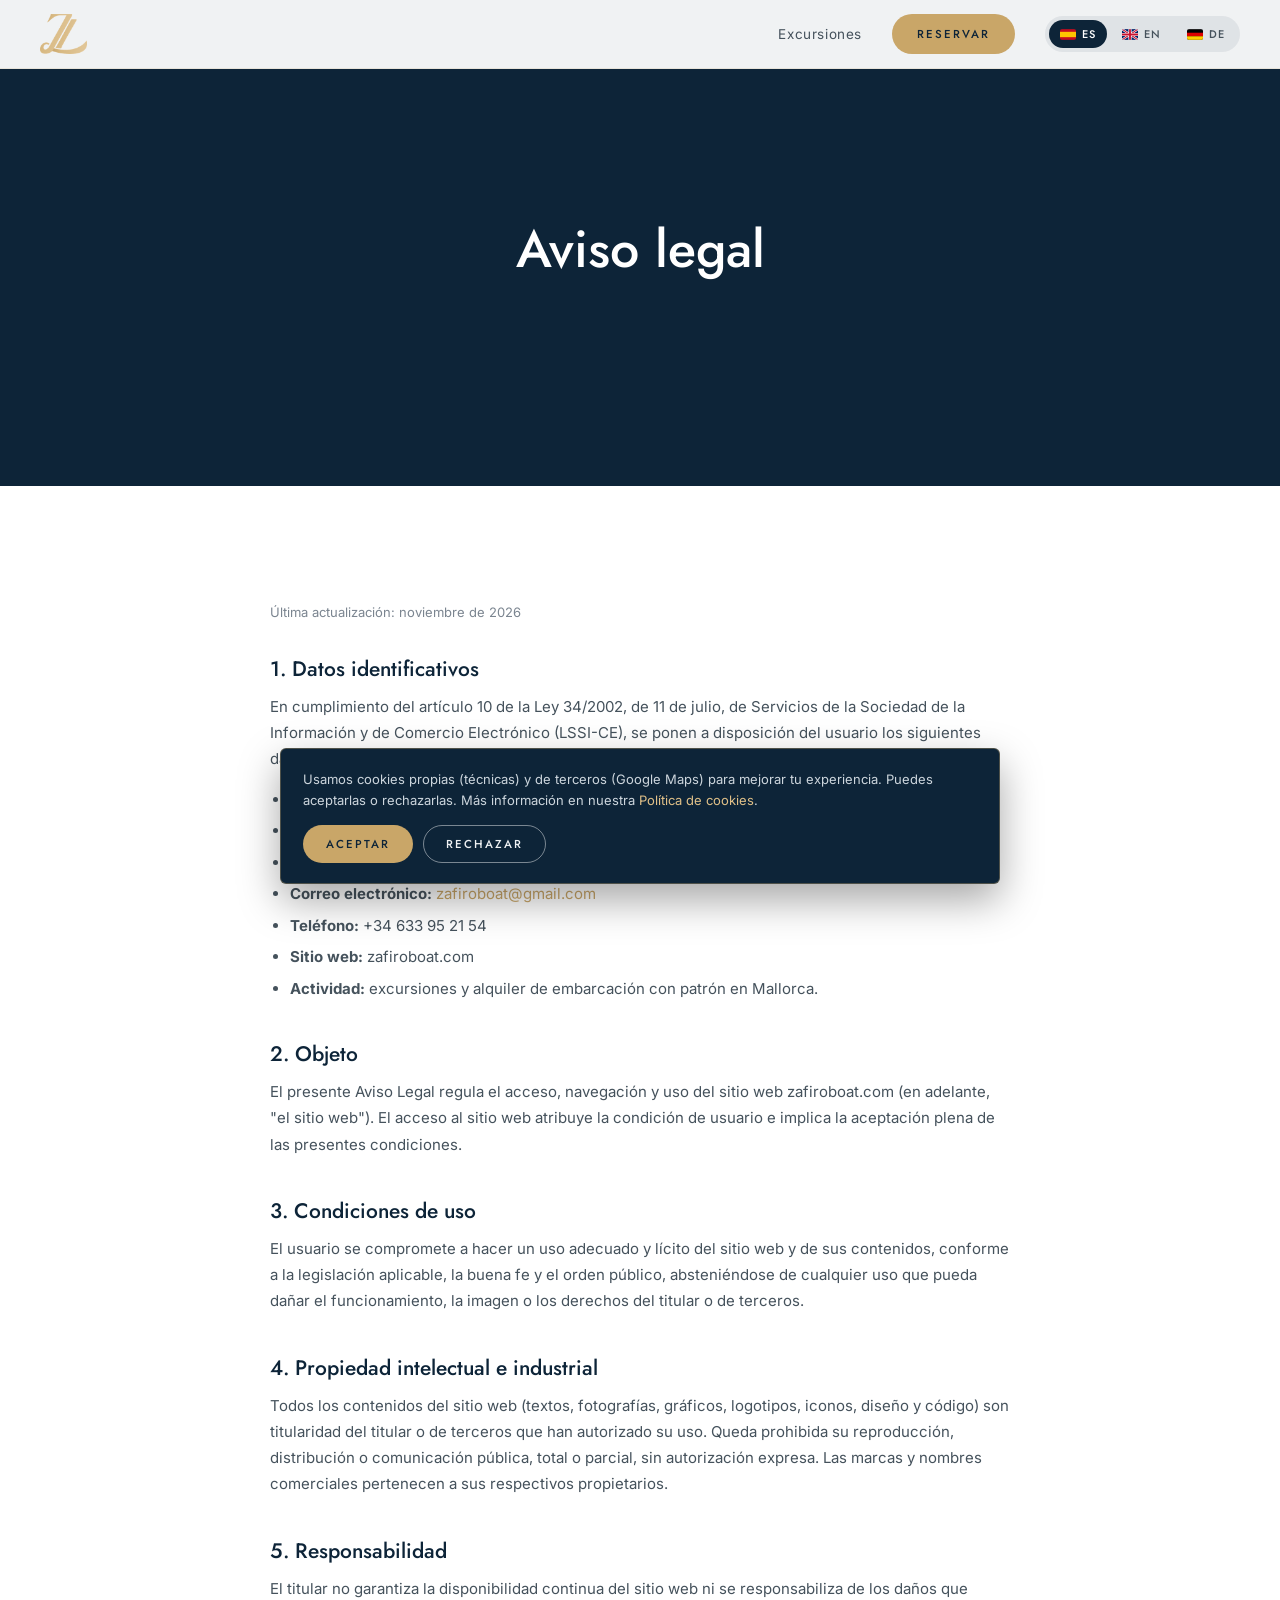
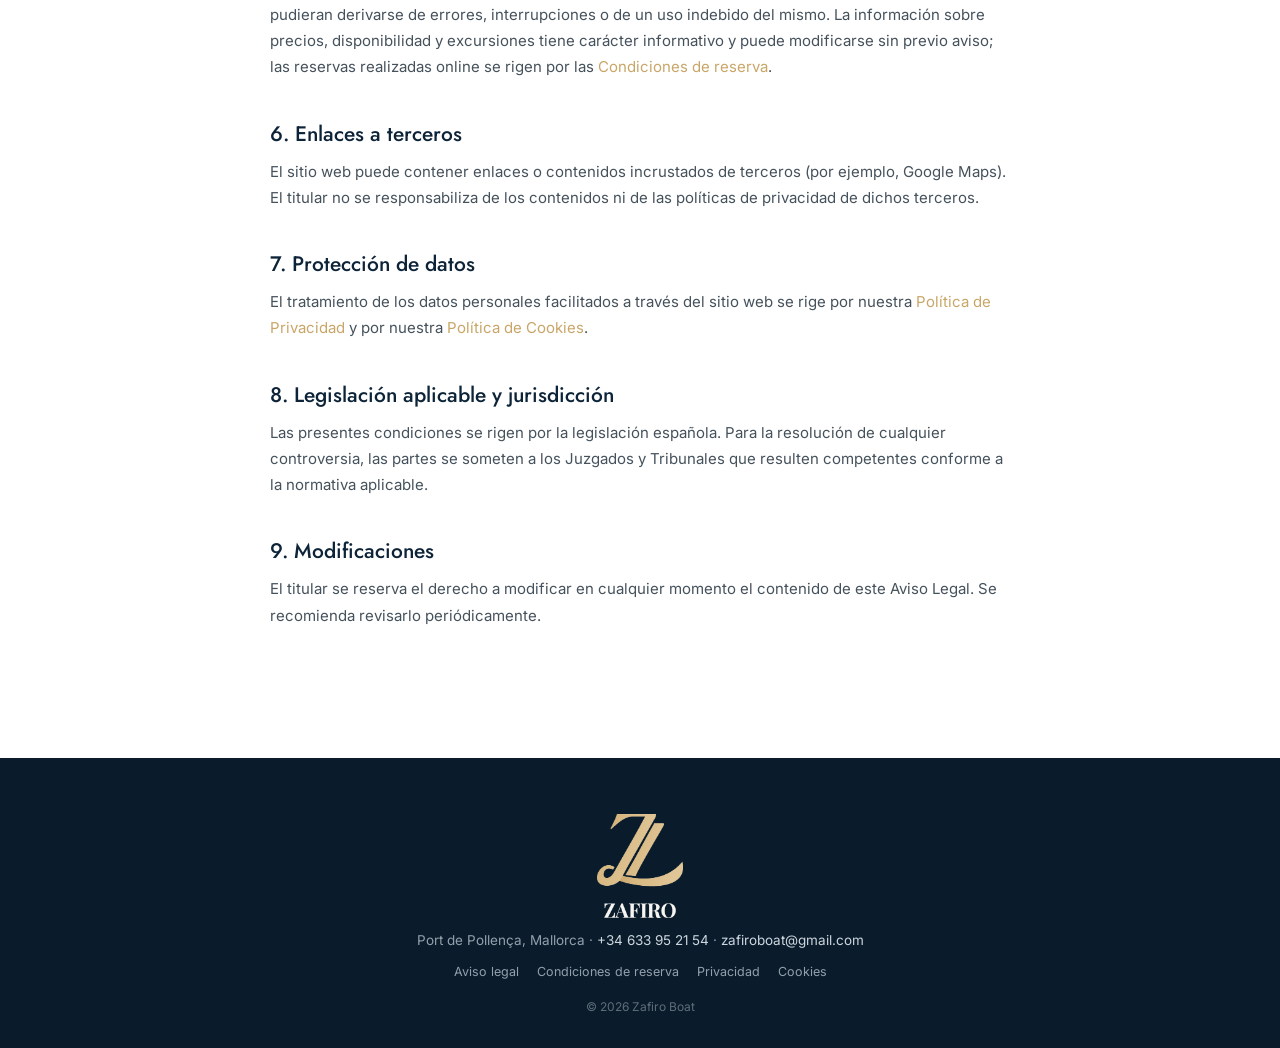
<file: aviso-legal.html>
<!DOCTYPE html>
<html lang="es">
<head>
<meta charset="utf-8">
<meta name="viewport" content="width=device-width, initial-scale=1">
<title>Aviso legal — Zafiro Boat</title>
<meta name="description" content="Aviso legal de Zafiro Boat (zafiroboat.com), conforme a la LSSI-CE.">
<meta name="robots" content="noindex, follow">
<link rel="icon" type="image/png" href="assets/favicon.png">
<link rel="icon" type="image/png" sizes="48x48" href="assets/favicon-48.png">
<link rel="apple-touch-icon" href="assets/apple-touch-icon.png">
<link rel="preconnect" href="https://fonts.googleapis.com">
<link rel="preconnect" href="https://fonts.gstatic.com" crossorigin>
<link href="https://fonts.googleapis.com/css2?family=Jost:wght@300;400;500;600&family=Inter:wght@300;400;500;600&display=swap" rel="stylesheet">
<link rel="stylesheet" href="styles.css">
</head>
<body>
<div class="nav solid">
  <a class="brand" href="index.html"><img data-i-alt="ac11" src="assets/logo-z.png" alt="Zafiro"></a>
  <div class="nav-right">
    <a data-i="c01" class="nav-link" href="index.html#excursiones">Excursiones</a>
    <a data-i="c02" class="btn btn-gold nav-reservas" href="index.html#contacto">Reservar</a>
    <div class="lang" role="group" aria-label="Idioma / Language">
    <button class="lang-btn active" data-lang="es" onclick="setLang('es')"><svg width="16" height="11" viewBox="0 0 18 12" aria-hidden="true"><rect width="18" height="12" fill="#c60b1e"/><rect y="3" width="18" height="6" fill="#ffc400"/></svg>ES</button>
    <button class="lang-btn" data-lang="en" onclick="setLang('en')"><svg width="16" height="11" viewBox="0 0 60 40" aria-hidden="true"><rect width="60" height="40" fill="#012169"/><path d="M0 0l60 40M60 0L0 40" stroke="#fff" stroke-width="8"/><path d="M0 0l60 40M60 0L0 40" stroke="#c8102e" stroke-width="4"/><path d="M30 0v40M0 20h60" stroke="#fff" stroke-width="12"/><path d="M30 0v40M0 20h60" stroke="#c8102e" stroke-width="7"/></svg>EN</button>
    <button class="lang-btn" data-lang="de" onclick="setLang('de')"><svg width="16" height="11" viewBox="0 0 18 12" aria-hidden="true"><rect width="18" height="12" fill="#000"/><rect y="4" width="18" height="4" fill="#dd0000"/><rect y="8" width="18" height="4" fill="#ffce00"/></svg>DE</button>
    </div>
  </div>
</div>

<section class="page-head short">
  <div class="ph-inner">
    <div data-i="c06" class="title">Aviso legal</div>
  </div>
</section>

<section class="section">
  <div class="wrap legal">
    <p data-i="c105" class="updated">Última actualización: noviembre de 2026</p>
<h2 data-i="al01">1. Datos identificativos</h2>
<p data-i="al02">En cumplimiento del artículo 10 de la Ley 34/2002, de 11 de julio, de Servicios de la Sociedad de la Información y de Comercio Electrónico (LSSI-CE), se ponen a disposición del usuario los siguientes datos del titular de este sitio web:</p>
<ul>
<li data-i="c106"><b>Titular:</b> Rodrigo González Carvalho</li>
<li data-i="c107"><b>NIF/CIF:</b> 55087477Q</li>
<li data-i="c108"><b>Domicilio:</b> Calle Mestre Alberti 24, 07470 Port de Pollença, Illes Balears (España)</li>
<li data-i="c109"><b>Correo electrónico:</b> <a href="mailto:zafiroboat@gmail.com">zafiroboat@gmail.com</a></li>
<li data-i="al03"><b>Teléfono:</b> +34 633 95 21 54</li>
<li data-i="al04"><b>Sitio web:</b> zafiroboat.com</li>
<li data-i="al05"><b>Actividad:</b> excursiones y alquiler de embarcación con patrón en Mallorca.</li>
</ul>

<h2 data-i="al06">2. Objeto</h2>
<p data-i="al07">El presente Aviso Legal regula el acceso, navegación y uso del sitio web zafiroboat.com (en adelante, "el sitio web"). El acceso al sitio web atribuye la condición de usuario e implica la aceptación plena de las presentes condiciones.</p>

<h2 data-i="al08">3. Condiciones de uso</h2>
<p data-i="al09">El usuario se compromete a hacer un uso adecuado y lícito del sitio web y de sus contenidos, conforme a la legislación aplicable, la buena fe y el orden público, absteniéndose de cualquier uso que pueda dañar el funcionamiento, la imagen o los derechos del titular o de terceros.</p>

<h2 data-i="al10">4. Propiedad intelectual e industrial</h2>
<p data-i="al11">Todos los contenidos del sitio web (textos, fotografías, gráficos, logotipos, iconos, diseño y código) son titularidad del titular o de terceros que han autorizado su uso. Queda prohibida su reproducción, distribución o comunicación pública, total o parcial, sin autorización expresa. Las marcas y nombres comerciales pertenecen a sus respectivos propietarios.</p>

<h2 data-i="al12">5. Responsabilidad</h2>
<p data-i="al13">El titular no garantiza la disponibilidad continua del sitio web ni se responsabiliza de los daños que pudieran derivarse de errores, interrupciones o de un uso indebido del mismo. La información sobre precios, disponibilidad y excursiones tiene carácter informativo y puede modificarse sin previo aviso; las reservas realizadas online se rigen por las <a href="condiciones-reserva.html">Condiciones de reserva</a>.</p>

<h2 data-i="al14">6. Enlaces a terceros</h2>
<p data-i="al15">El sitio web puede contener enlaces o contenidos incrustados de terceros (por ejemplo, Google Maps). El titular no se responsabiliza de los contenidos ni de las políticas de privacidad de dichos terceros.</p>

<h2 data-i="al16">7. Protección de datos</h2>
<p data-i="al17">El tratamiento de los datos personales facilitados a través del sitio web se rige por nuestra <a href="privacidad.html">Política de Privacidad</a> y por nuestra <a href="cookies.html">Política de Cookies</a>.</p>

<h2 data-i="al18">8. Legislación aplicable y jurisdicción</h2>
<p data-i="al19">Las presentes condiciones se rigen por la legislación española. Para la resolución de cualquier controversia, las partes se someten a los Juzgados y Tribunales que resulten competentes conforme a la normativa aplicable.</p>

<h2 data-i="al20">9. Modificaciones</h2>
<p data-i="al21">El titular se reserva el derecho a modificar en cualquier momento el contenido de este Aviso Legal. Se recomienda revisarlo periódicamente.</p>
  </div>
</section>

<footer class="footer">
  <img data-i-alt="ac14" class="flogo" src="assets/logo-cream.png" alt="Zafiro Boat">
  <div data-i="c05" class="fline">Port de Pollença, Mallorca &middot; <a href="tel:+34633952154">+34 633 95 21 54</a> &middot; <a href="mailto:zafiroboat@gmail.com">zafiroboat@gmail.com</a></div>
  <div class="flegal"><a data-i="c06" href="aviso-legal.html">Aviso legal</a><a data-i="c07" href="condiciones-reserva.html">Condiciones de reserva</a><a data-i="c08" href="privacidad.html">Privacidad</a><a data-i="c09" href="cookies.html">Cookies</a></div>
  <div data-i="c115" class="fcopy">&copy; 2026 Zafiro Boat</div>
</footer>
<script src="site.js"></script>
<script src="i18n-pages.js"></script>
</body>
</html>
</file>
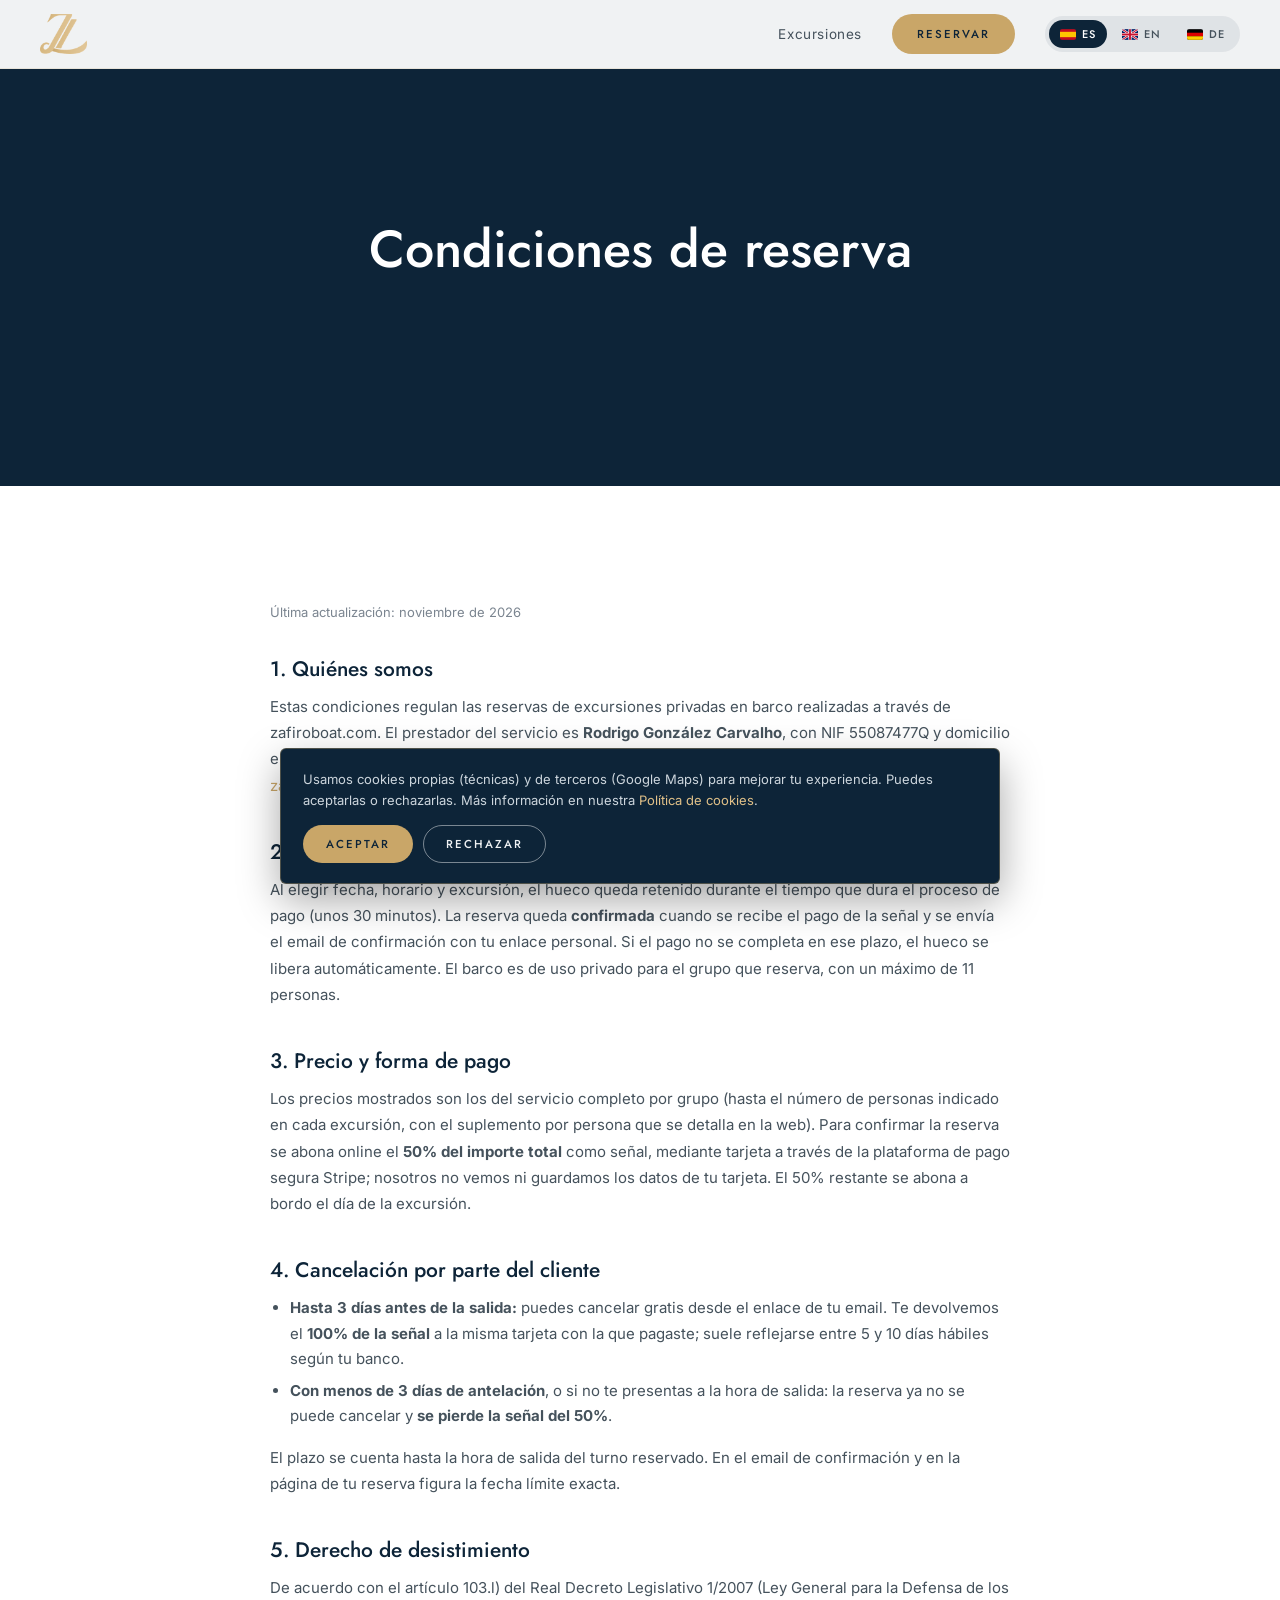
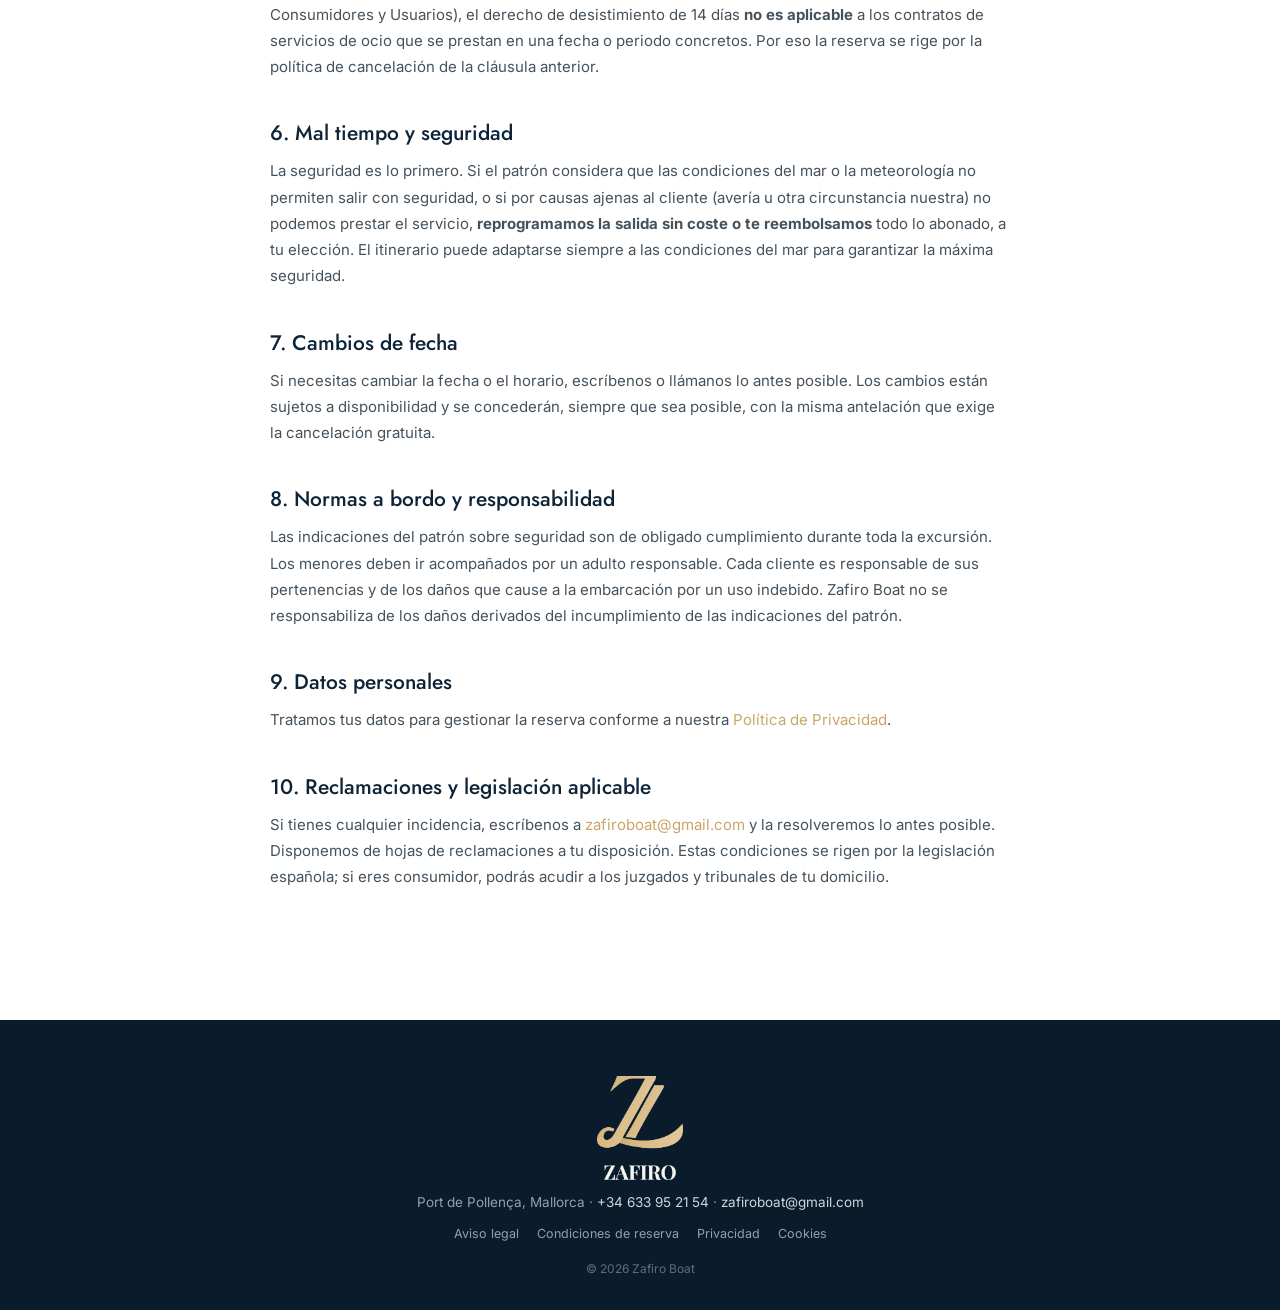
<file: condiciones-reserva.html>
<!DOCTYPE html>
<html lang="es">
<head>
<meta charset="utf-8">
<meta name="viewport" content="width=device-width, initial-scale=1">
<title>Condiciones de reserva — Zafiro Boat</title>
<meta name="description" content="Condiciones de reserva de Zafiro Boat: pago de la señal, cancelación, mal tiempo y normas a bordo.">
<meta name="robots" content="noindex, follow">
<link rel="icon" type="image/png" href="assets/favicon.png">
<link rel="icon" type="image/png" sizes="48x48" href="assets/favicon-48.png">
<link rel="apple-touch-icon" href="assets/apple-touch-icon.png">
<link rel="preconnect" href="https://fonts.googleapis.com">
<link rel="preconnect" href="https://fonts.gstatic.com" crossorigin>
<link href="https://fonts.googleapis.com/css2?family=Jost:wght@300;400;500;600&family=Inter:wght@300;400;500;600&display=swap" rel="stylesheet">
<link rel="stylesheet" href="styles.css">
</head>
<body>
<div class="nav solid">
  <a class="brand" href="index.html"><img data-i-alt="ac11" src="assets/logo-z.png" alt="Zafiro"></a>
  <div class="nav-right">
    <a data-i="c01" class="nav-link" href="index.html#excursiones">Excursiones</a>
    <a data-i="c02" class="btn btn-gold nav-reservas" href="index.html#contacto" data-book="">Reservar</a>
    <div class="lang" role="group" aria-label="Idioma / Language">
    <button class="lang-btn active" data-lang="es" onclick="setLang('es')"><svg width="16" height="11" viewBox="0 0 18 12" aria-hidden="true"><rect width="18" height="12" fill="#c60b1e"/><rect y="3" width="18" height="6" fill="#ffc400"/></svg>ES</button>
    <button class="lang-btn" data-lang="en" onclick="setLang('en')"><svg width="16" height="11" viewBox="0 0 60 40" aria-hidden="true"><rect width="60" height="40" fill="#012169"/><path d="M0 0l60 40M60 0L0 40" stroke="#fff" stroke-width="8"/><path d="M0 0l60 40M60 0L0 40" stroke="#c8102e" stroke-width="4"/><path d="M30 0v40M0 20h60" stroke="#fff" stroke-width="12"/><path d="M30 0v40M0 20h60" stroke="#c8102e" stroke-width="7"/></svg>EN</button>
    <button class="lang-btn" data-lang="de" onclick="setLang('de')"><svg width="16" height="11" viewBox="0 0 18 12" aria-hidden="true"><rect width="18" height="12" fill="#000"/><rect y="4" width="18" height="4" fill="#dd0000"/><rect y="8" width="18" height="4" fill="#ffce00"/></svg>DE</button>
    </div>
  </div>
</div>

<section class="page-head short">
  <div class="ph-inner">
    <div data-i="c07" class="title">Condiciones de reserva</div>
  </div>
</section>

<section class="section">
  <div class="wrap legal">
    <p data-i="c105" class="updated">Última actualización: noviembre de 2026</p>

<h2 data-i="cr01">1. Quiénes somos</h2>
<p data-i="cr02">Estas condiciones regulan las reservas de excursiones privadas en barco realizadas a través de zafiroboat.com. El prestador del servicio es <b>Rodrigo González Carvalho</b>, con NIF 55087477Q y domicilio en Calle Mestre Alberti 24, 07470 Port de Pollença, Illes Balears (España). Contacto: <a href="mailto:zafiroboat@gmail.com">zafiroboat@gmail.com</a> · +34 633 95 21 54.</p>

<h2 data-i="cr03">2. Reserva y confirmación</h2>
<p data-i="cr04">Al elegir fecha, horario y excursión, el hueco queda retenido durante el tiempo que dura el proceso de pago (unos 30 minutos). La reserva queda <b>confirmada</b> cuando se recibe el pago de la señal y se envía el email de confirmación con tu enlace personal. Si el pago no se completa en ese plazo, el hueco se libera automáticamente. El barco es de uso privado para el grupo que reserva, con un máximo de 11 personas.</p>

<h2 data-i="cr05">3. Precio y forma de pago</h2>
<p data-i="cr06">Los precios mostrados son los del servicio completo por grupo (hasta el número de personas indicado en cada excursión, con el suplemento por persona que se detalla en la web). Para confirmar la reserva se abona online el <b>50% del importe total</b> como señal, mediante tarjeta a través de la plataforma de pago segura Stripe; nosotros no vemos ni guardamos los datos de tu tarjeta. El 50% restante se abona a bordo el día de la excursión.</p>

<h2 data-i="cr07">4. Cancelación por parte del cliente</h2>
<ul>
<li data-i="cr08"><b>Hasta 3 días antes de la salida:</b> puedes cancelar gratis desde el enlace de tu email. Te devolvemos el <b>100% de la señal</b> a la misma tarjeta con la que pagaste; suele reflejarse entre 5 y 10 días hábiles según tu banco.</li>
<li data-i="cr09"><b>Con menos de 3 días de antelación</b>, o si no te presentas a la hora de salida: la reserva ya no se puede cancelar y <b>se pierde la señal del 50%</b>.</li>
</ul>
<p data-i="cr10">El plazo se cuenta hasta la hora de salida del turno reservado. En el email de confirmación y en la página de tu reserva figura la fecha límite exacta.</p>

<h2 data-i="cr11">5. Derecho de desistimiento</h2>
<p data-i="cr12">De acuerdo con el artículo 103.l) del Real Decreto Legislativo 1/2007 (Ley General para la Defensa de los Consumidores y Usuarios), el derecho de desistimiento de 14 días <b>no es aplicable</b> a los contratos de servicios de ocio que se prestan en una fecha o periodo concretos. Por eso la reserva se rige por la política de cancelación de la cláusula anterior.</p>

<h2 data-i="cr13">6. Mal tiempo y seguridad</h2>
<p data-i="cr14">La seguridad es lo primero. Si el patrón considera que las condiciones del mar o la meteorología no permiten salir con seguridad, o si por causas ajenas al cliente (avería u otra circunstancia nuestra) no podemos prestar el servicio, <b>reprogramamos la salida sin coste o te reembolsamos</b> todo lo abonado, a tu elección. El itinerario puede adaptarse siempre a las condiciones del mar para garantizar la máxima seguridad.</p>

<h2 data-i="cr15">7. Cambios de fecha</h2>
<p data-i="cr16">Si necesitas cambiar la fecha o el horario, escríbenos o llámanos lo antes posible. Los cambios están sujetos a disponibilidad y se concederán, siempre que sea posible, con la misma antelación que exige la cancelación gratuita.</p>

<h2 data-i="cr17">8. Normas a bordo y responsabilidad</h2>
<p data-i="cr18">Las indicaciones del patrón sobre seguridad son de obligado cumplimiento durante toda la excursión. Los menores deben ir acompañados por un adulto responsable. Cada cliente es responsable de sus pertenencias y de los daños que cause a la embarcación por un uso indebido. Zafiro Boat no se responsabiliza de los daños derivados del incumplimiento de las indicaciones del patrón.</p>

<h2 data-i="cr19">9. Datos personales</h2>
<p data-i="cr20">Tratamos tus datos para gestionar la reserva conforme a nuestra <a href="privacidad.html">Política de Privacidad</a>.</p>

<h2 data-i="cr21">10. Reclamaciones y legislación aplicable</h2>
<p data-i="cr22">Si tienes cualquier incidencia, escríbenos a <a href="mailto:zafiroboat@gmail.com">zafiroboat@gmail.com</a> y la resolveremos lo antes posible. Disponemos de hojas de reclamaciones a tu disposición. Estas condiciones se rigen por la legislación española; si eres consumidor, podrás acudir a los juzgados y tribunales de tu domicilio.</p>
  </div>
</section>

<footer class="footer">
  <img data-i-alt="ac14" class="flogo" src="assets/logo-cream.png" alt="Zafiro Boat">
  <div data-i="c05" class="fline">Port de Pollença, Mallorca &middot; <a href="tel:+34633952154">+34 633 95 21 54</a> &middot; <a href="mailto:zafiroboat@gmail.com">zafiroboat@gmail.com</a></div>
  <div class="flegal"><a data-i="c06" href="aviso-legal.html">Aviso legal</a><a data-i="c07" href="condiciones-reserva.html">Condiciones de reserva</a><a data-i="c08" href="privacidad.html">Privacidad</a><a data-i="c09" href="cookies.html">Cookies</a></div>
  <div data-i="c115" class="fcopy">&copy; 2026 Zafiro Boat</div>
</footer>
<script src="site.js"></script>
<script src="i18n-pages.js"></script>
</body>
</html>
</file>
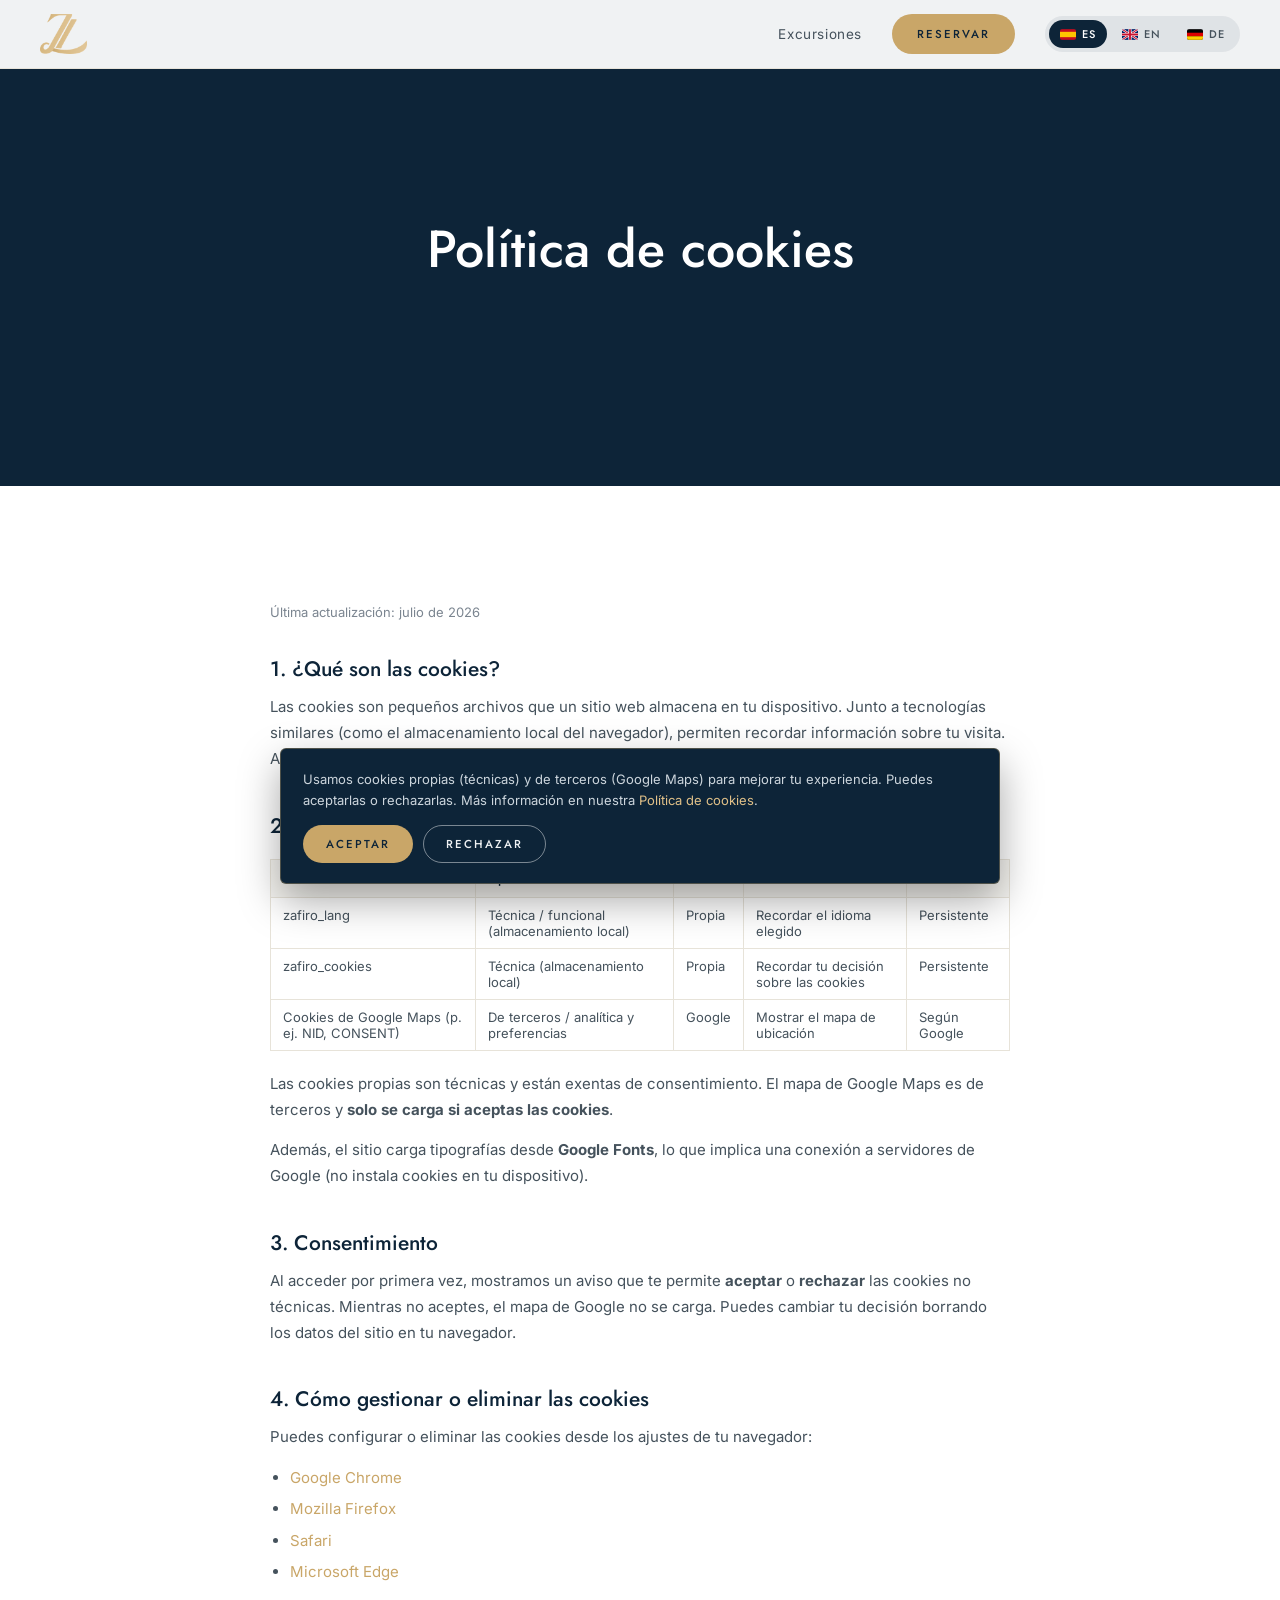
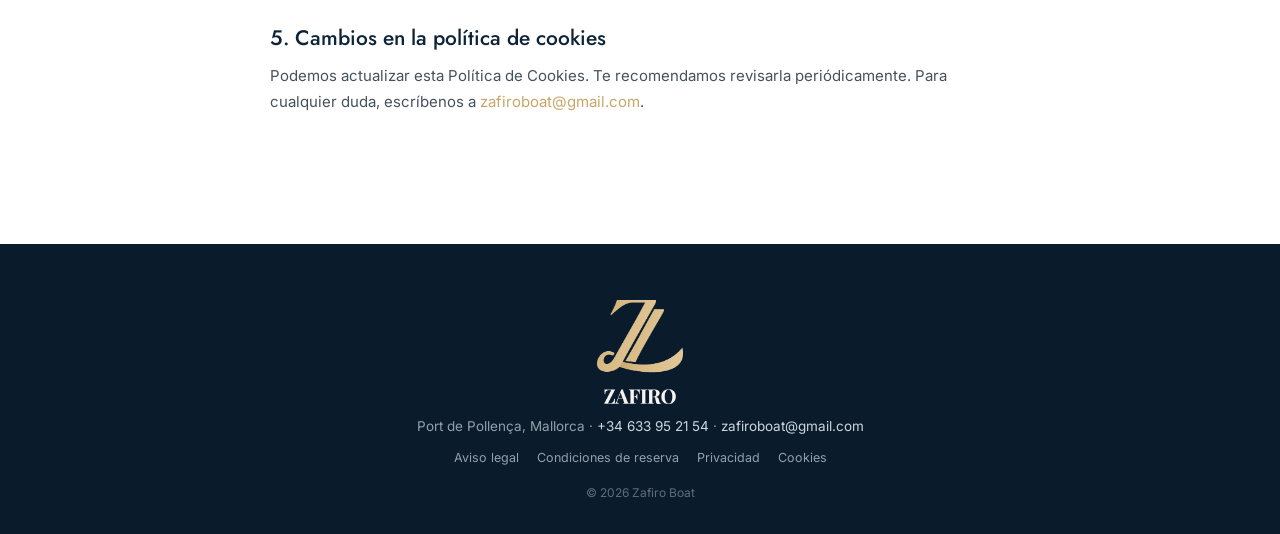
<file: cookies.html>
<!DOCTYPE html>
<html lang="es">
<head>
<meta charset="utf-8">
<meta name="viewport" content="width=device-width, initial-scale=1">
<title>Política de cookies — Zafiro Boat</title>
<meta name="description" content="Política de cookies de Zafiro Boat: qué cookies usamos y cómo gestionarlas.">
<meta name="robots" content="noindex, follow">
<link rel="icon" type="image/png" href="assets/favicon.png">
<link rel="icon" type="image/png" sizes="48x48" href="assets/favicon-48.png">
<link rel="apple-touch-icon" href="assets/apple-touch-icon.png">
<link rel="preconnect" href="https://fonts.googleapis.com">
<link rel="preconnect" href="https://fonts.gstatic.com" crossorigin>
<link href="https://fonts.googleapis.com/css2?family=Jost:wght@300;400;500;600&family=Inter:wght@300;400;500;600&display=swap" rel="stylesheet">
<link rel="stylesheet" href="styles.css">
</head>
<body>
<div class="nav solid">
  <a class="brand" href="index.html"><img data-i-alt="ac11" src="assets/logo-z.png" alt="Zafiro"></a>
  <div class="nav-right">
    <a data-i="c01" class="nav-link" href="index.html#excursiones">Excursiones</a>
    <a data-i="c02" class="btn btn-gold nav-reservas" href="index.html#contacto">Reservar</a>
    <div class="lang" role="group" aria-label="Idioma / Language">
    <button class="lang-btn active" data-lang="es" onclick="setLang('es')"><svg width="16" height="11" viewBox="0 0 18 12" aria-hidden="true"><rect width="18" height="12" fill="#c60b1e"/><rect y="3" width="18" height="6" fill="#ffc400"/></svg>ES</button>
    <button class="lang-btn" data-lang="en" onclick="setLang('en')"><svg width="16" height="11" viewBox="0 0 60 40" aria-hidden="true"><rect width="60" height="40" fill="#012169"/><path d="M0 0l60 40M60 0L0 40" stroke="#fff" stroke-width="8"/><path d="M0 0l60 40M60 0L0 40" stroke="#c8102e" stroke-width="4"/><path d="M30 0v40M0 20h60" stroke="#fff" stroke-width="12"/><path d="M30 0v40M0 20h60" stroke="#c8102e" stroke-width="7"/></svg>EN</button>
    <button class="lang-btn" data-lang="de" onclick="setLang('de')"><svg width="16" height="11" viewBox="0 0 18 12" aria-hidden="true"><rect width="18" height="12" fill="#000"/><rect y="4" width="18" height="4" fill="#dd0000"/><rect y="8" width="18" height="4" fill="#ffce00"/></svg>DE</button>
    </div>
  </div>
</div>

<section class="page-head short">
  <div class="ph-inner">
    <div data-i="ck01" class="title">Política de cookies</div>
  </div>
</section>

<section class="section">
  <div class="wrap legal">
    <p data-i="ck02" class="updated">Última actualización: julio de 2026</p>
<h2 data-i="ck03">1. ¿Qué son las cookies?</h2>
<p data-i="ck04">Las cookies son pequeños archivos que un sitio web almacena en tu dispositivo. Junto a tecnologías similares (como el almacenamiento local del navegador), permiten recordar información sobre tu visita. Algunas son necesarias para el funcionamiento y otras requieren tu consentimiento.</p>

<h2 data-i="ck05">2. Cookies y tecnologías que utiliza este sitio</h2>
<div class="legal-table-wrap"><table class="legal-table">
<tr><th data-i="ck06">Nombre</th><th data-i="ck07">Tipo</th><th data-i="ck08">Titular</th><th data-i="c125">Finalidad</th><th data-i="c18">Duración</th></tr>
<tr><td data-i="ck09">zafiro_lang</td><td data-i="ck10">Técnica / funcional (almacenamiento local)</td><td data-i="ck11">Propia</td><td data-i="ck12">Recordar el idioma elegido</td><td data-i="ck13">Persistente</td></tr>
<tr><td data-i="ck14">zafiro_cookies</td><td data-i="ck15">Técnica (almacenamiento local)</td><td data-i="ck16">Propia</td><td data-i="ck17">Recordar tu decisión sobre las cookies</td><td data-i="ck18">Persistente</td></tr>
<tr><td data-i="ck19">Cookies de Google Maps (p. ej. NID, CONSENT)</td><td data-i="ck20">De terceros / analítica y preferencias</td><td data-i="ck21">Google</td><td data-i="ck22">Mostrar el mapa de ubicación</td><td data-i="ck23">Según Google</td></tr>
</table></div>
<p data-i="ck24">Las cookies propias son técnicas y están exentas de consentimiento. El mapa de Google Maps es de terceros y <b>solo se carga si aceptas las cookies</b>.</p>
<p data-i="ck25">Además, el sitio carga tipografías desde <b>Google Fonts</b>, lo que implica una conexión a servidores de Google (no instala cookies en tu dispositivo).</p>

<h2 data-i="ck26">3. Consentimiento</h2>
<p data-i="ck27">Al acceder por primera vez, mostramos un aviso que te permite <b>aceptar</b> o <b>rechazar</b> las cookies no técnicas. Mientras no aceptes, el mapa de Google no se carga. Puedes cambiar tu decisión borrando los datos del sitio en tu navegador.</p>

<h2 data-i="ck28">4. Cómo gestionar o eliminar las cookies</h2>
<p data-i="ck29">Puedes configurar o eliminar las cookies desde los ajustes de tu navegador:</p>
<ul>
<li data-i="ck30"><a href="https://support.google.com/chrome/answer/95647" target="_blank" rel="noopener">Google Chrome</a></li>
<li data-i="ck31"><a href="https://support.mozilla.org/es/kb/Borrar%20cookies" target="_blank" rel="noopener">Mozilla Firefox</a></li>
<li data-i="ck32"><a href="https://support.apple.com/es-es/guide/safari/sfri11471/mac" target="_blank" rel="noopener">Safari</a></li>
<li data-i="ck33"><a href="https://support.microsoft.com/es-es/microsoft-edge" target="_blank" rel="noopener">Microsoft Edge</a></li>
</ul>

<h2 data-i="ck34">5. Cambios en la política de cookies</h2>
<p data-i="ck35">Podemos actualizar esta Política de Cookies. Te recomendamos revisarla periódicamente. Para cualquier duda, escríbenos a <a href="mailto:zafiroboat@gmail.com">zafiroboat@gmail.com</a>.</p>
  </div>
</section>

<footer class="footer">
  <img data-i-alt="ac14" class="flogo" src="assets/logo-cream.png" alt="Zafiro Boat">
  <div data-i="c05" class="fline">Port de Pollença, Mallorca &middot; <a href="tel:+34633952154">+34 633 95 21 54</a> &middot; <a href="mailto:zafiroboat@gmail.com">zafiroboat@gmail.com</a></div>
  <div class="flegal"><a data-i="c06" href="aviso-legal.html">Aviso legal</a><a data-i="c07" href="condiciones-reserva.html">Condiciones de reserva</a><a data-i="c08" href="privacidad.html">Privacidad</a><a data-i="c09" href="cookies.html">Cookies</a></div>
  <div data-i="c115" class="fcopy">&copy; 2026 Zafiro Boat</div>
</footer>
<script src="site.js"></script>
<script src="i18n-pages.js"></script>
</body>
</html>
</file>
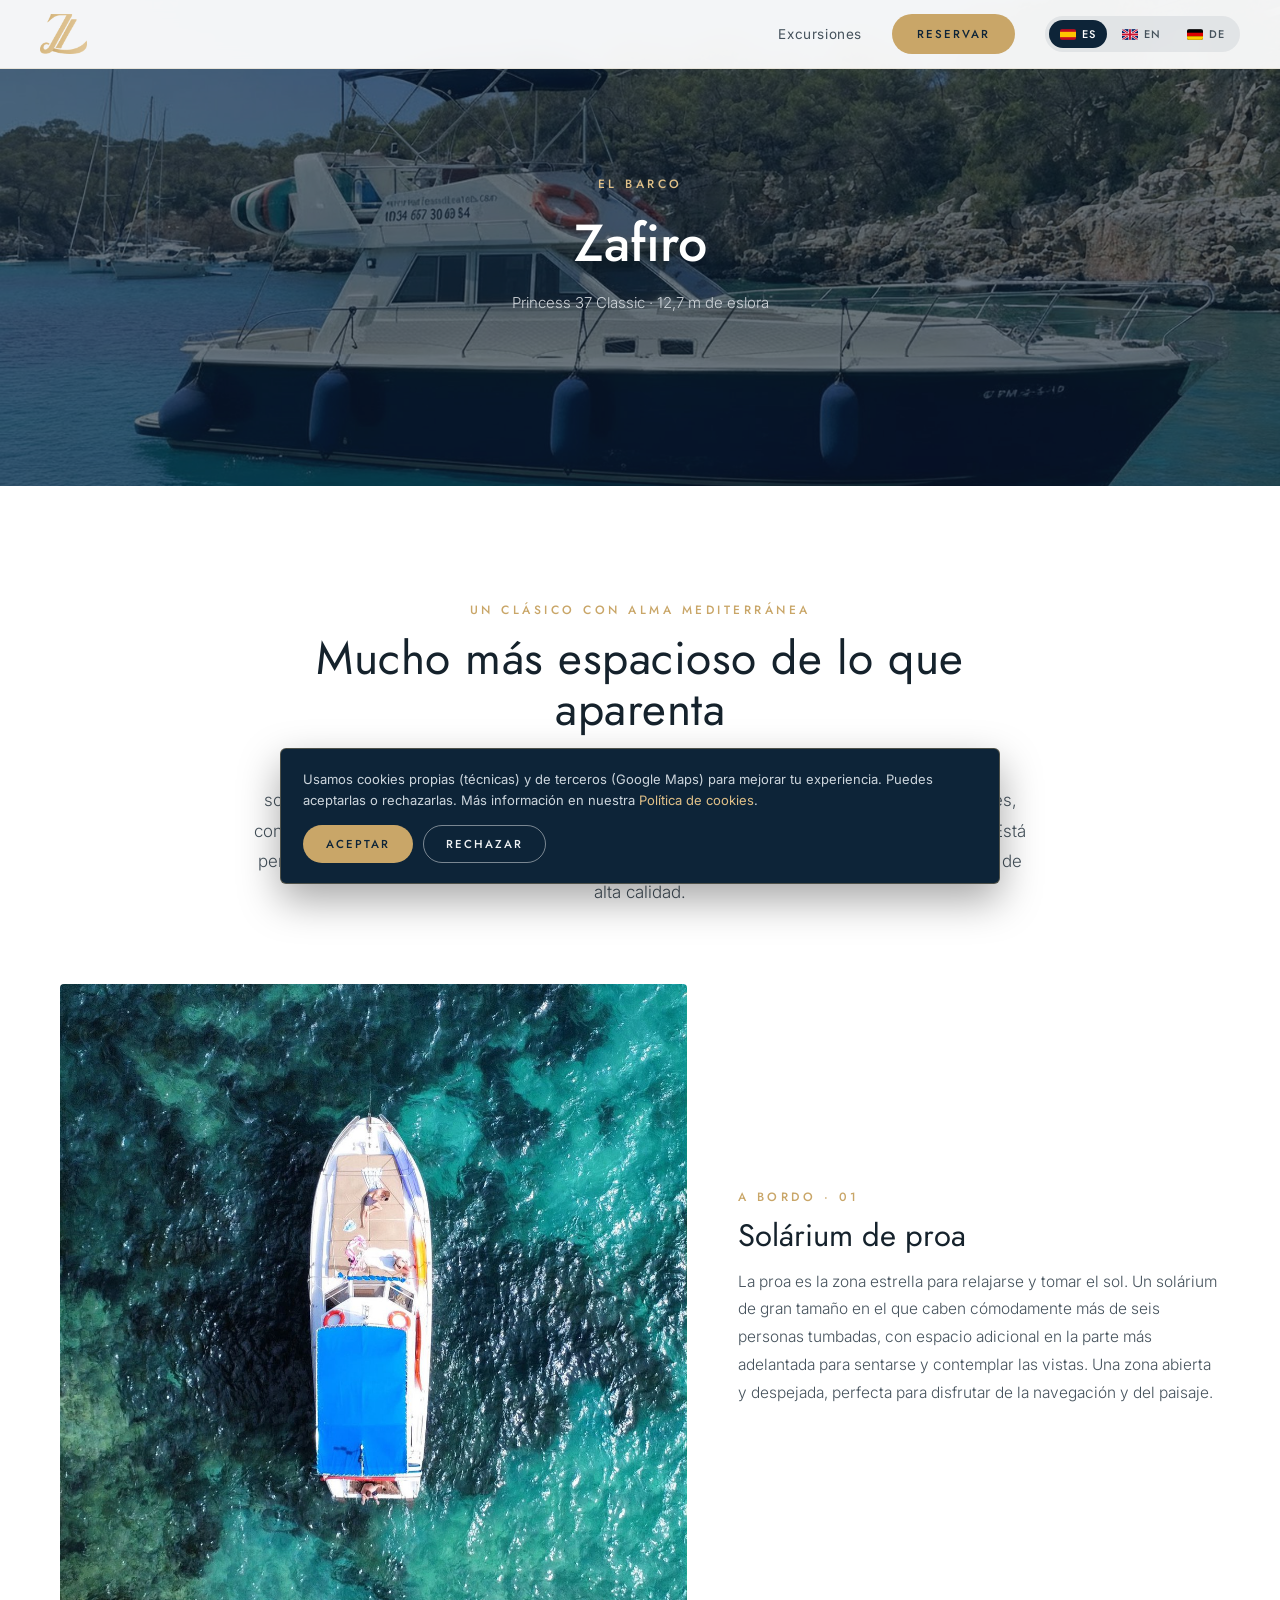
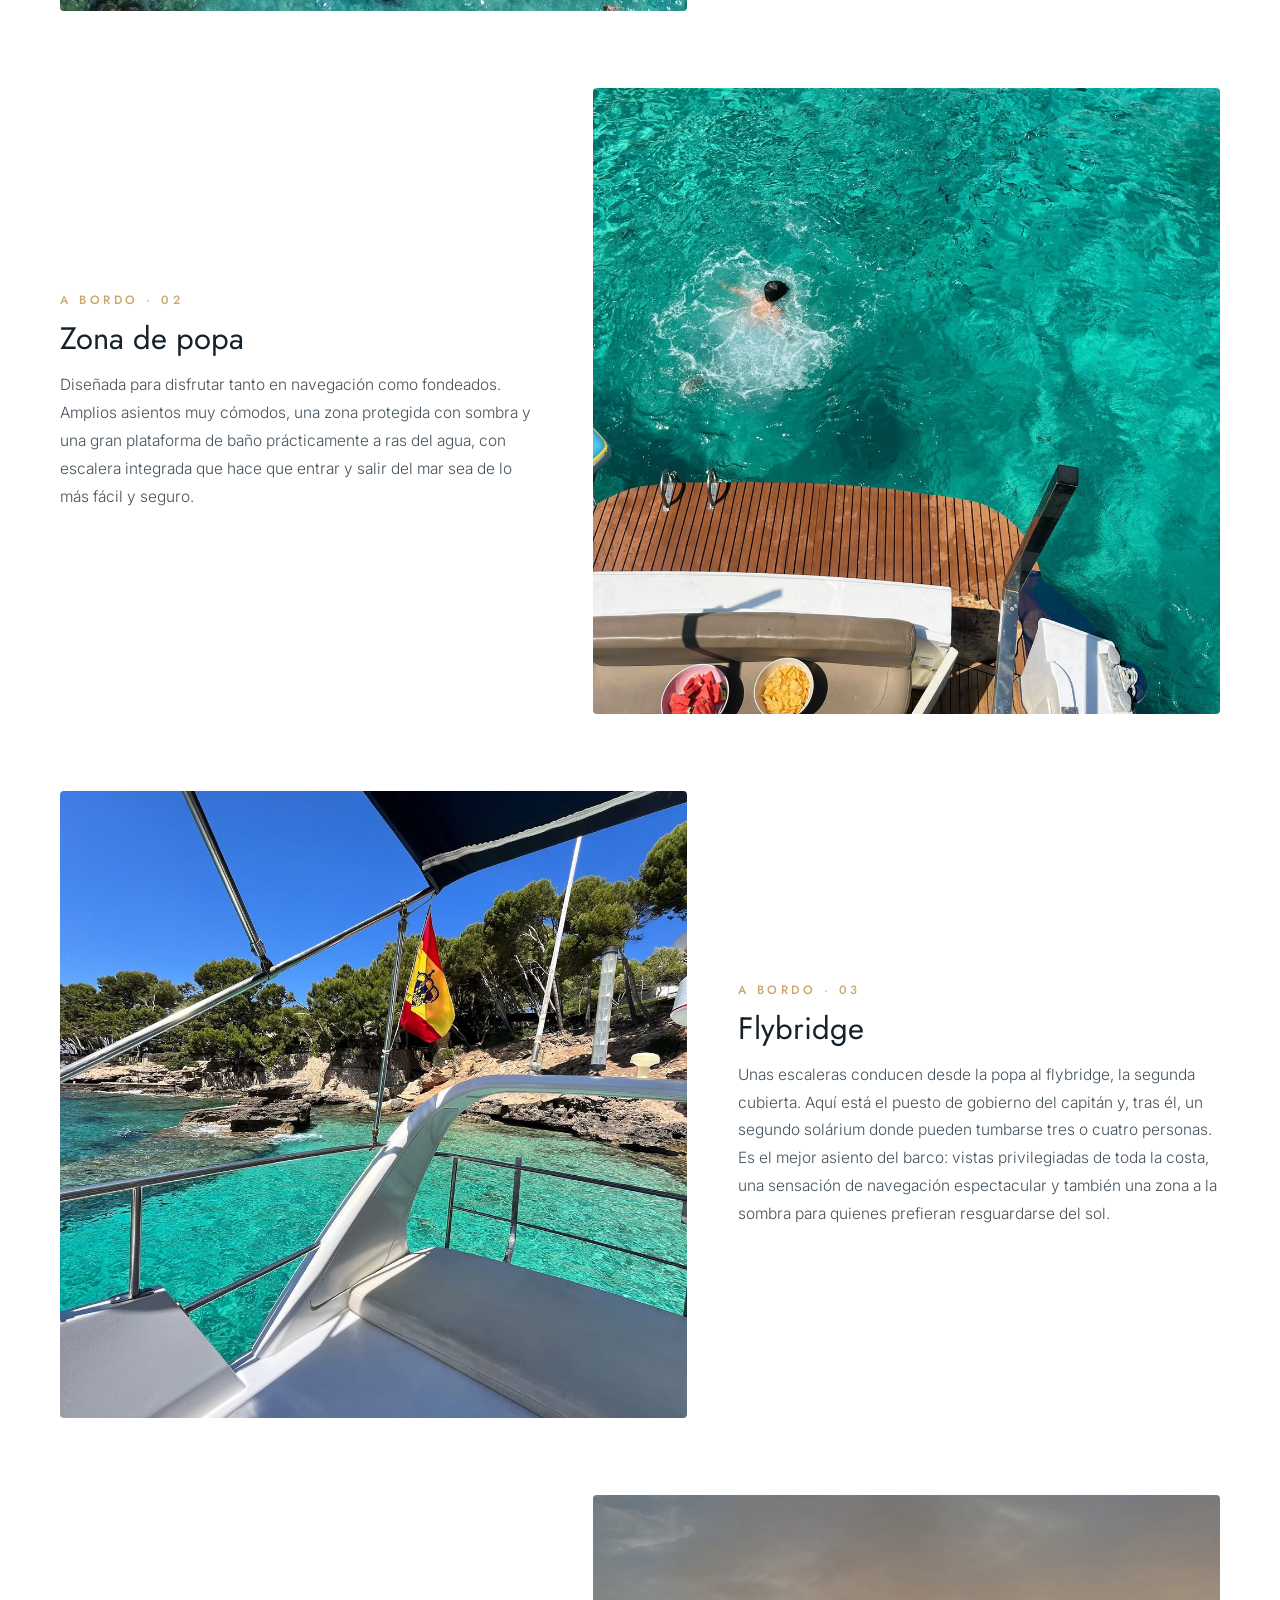
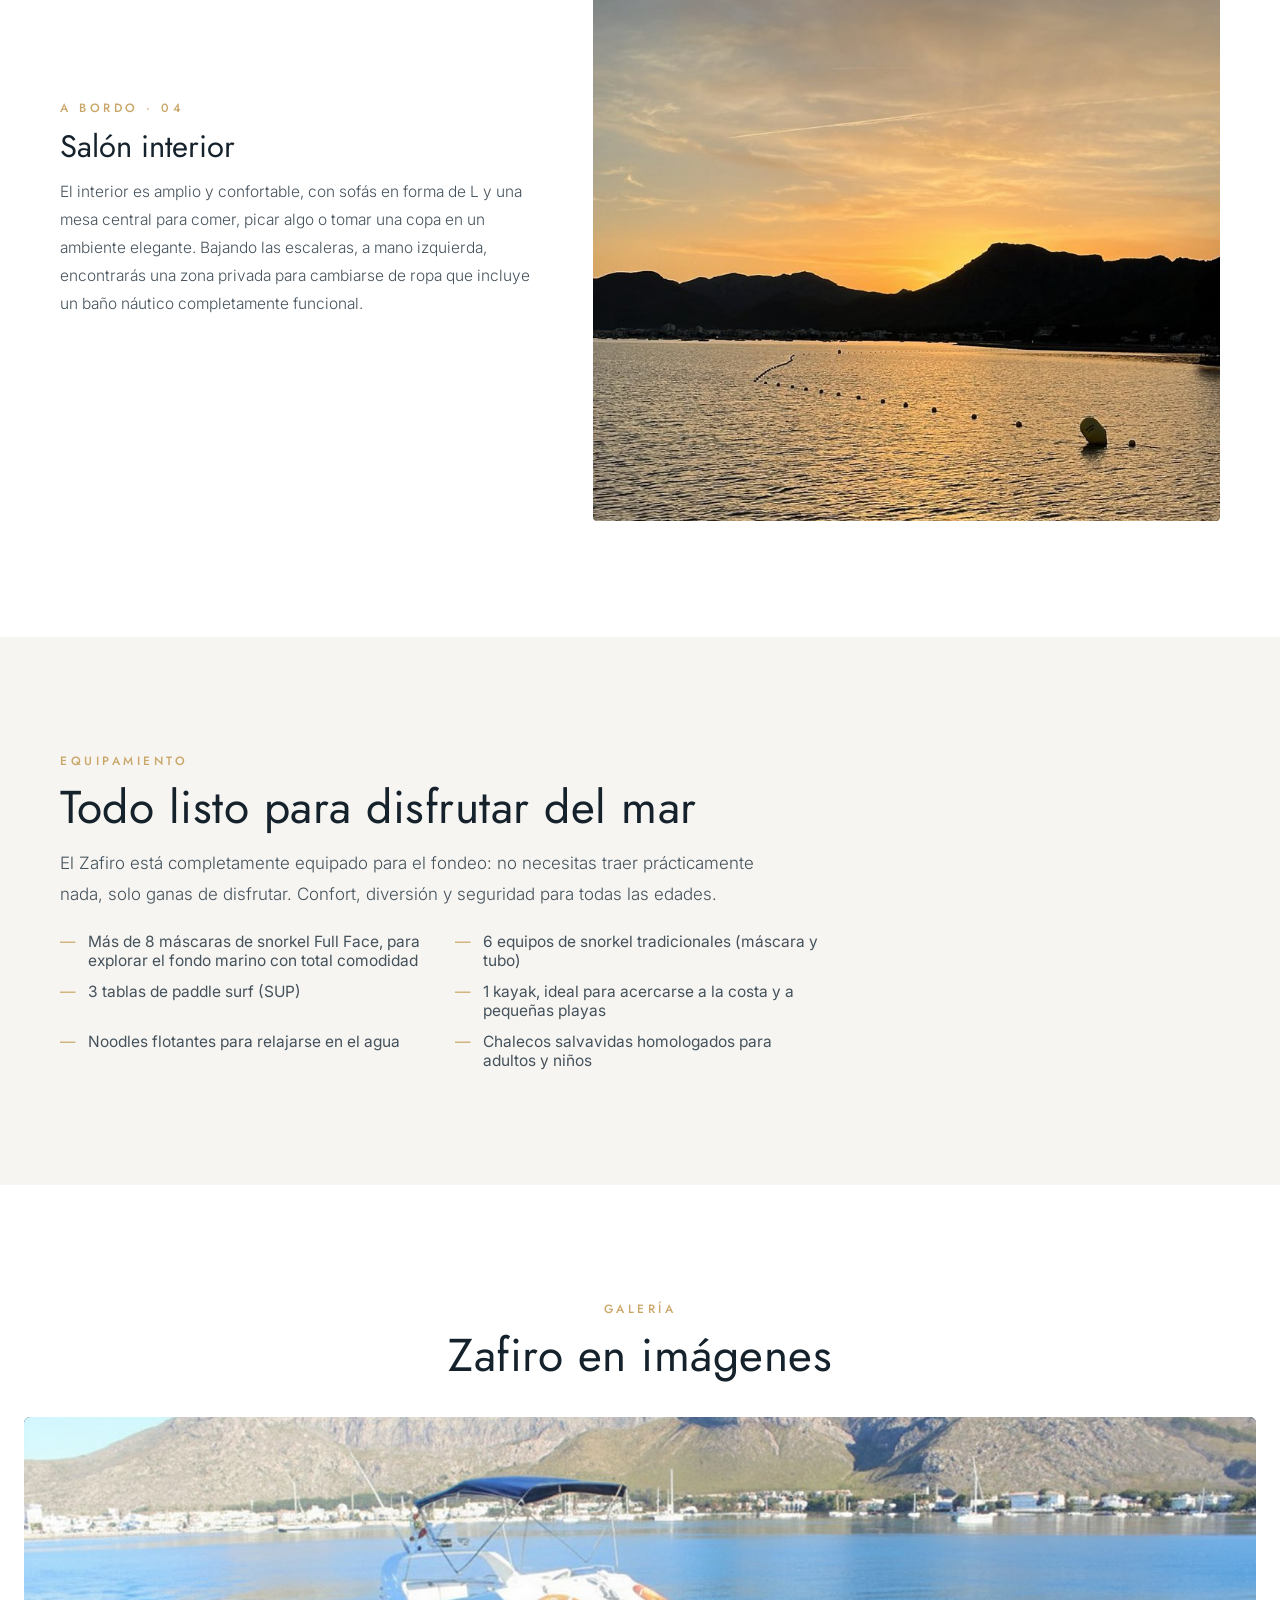
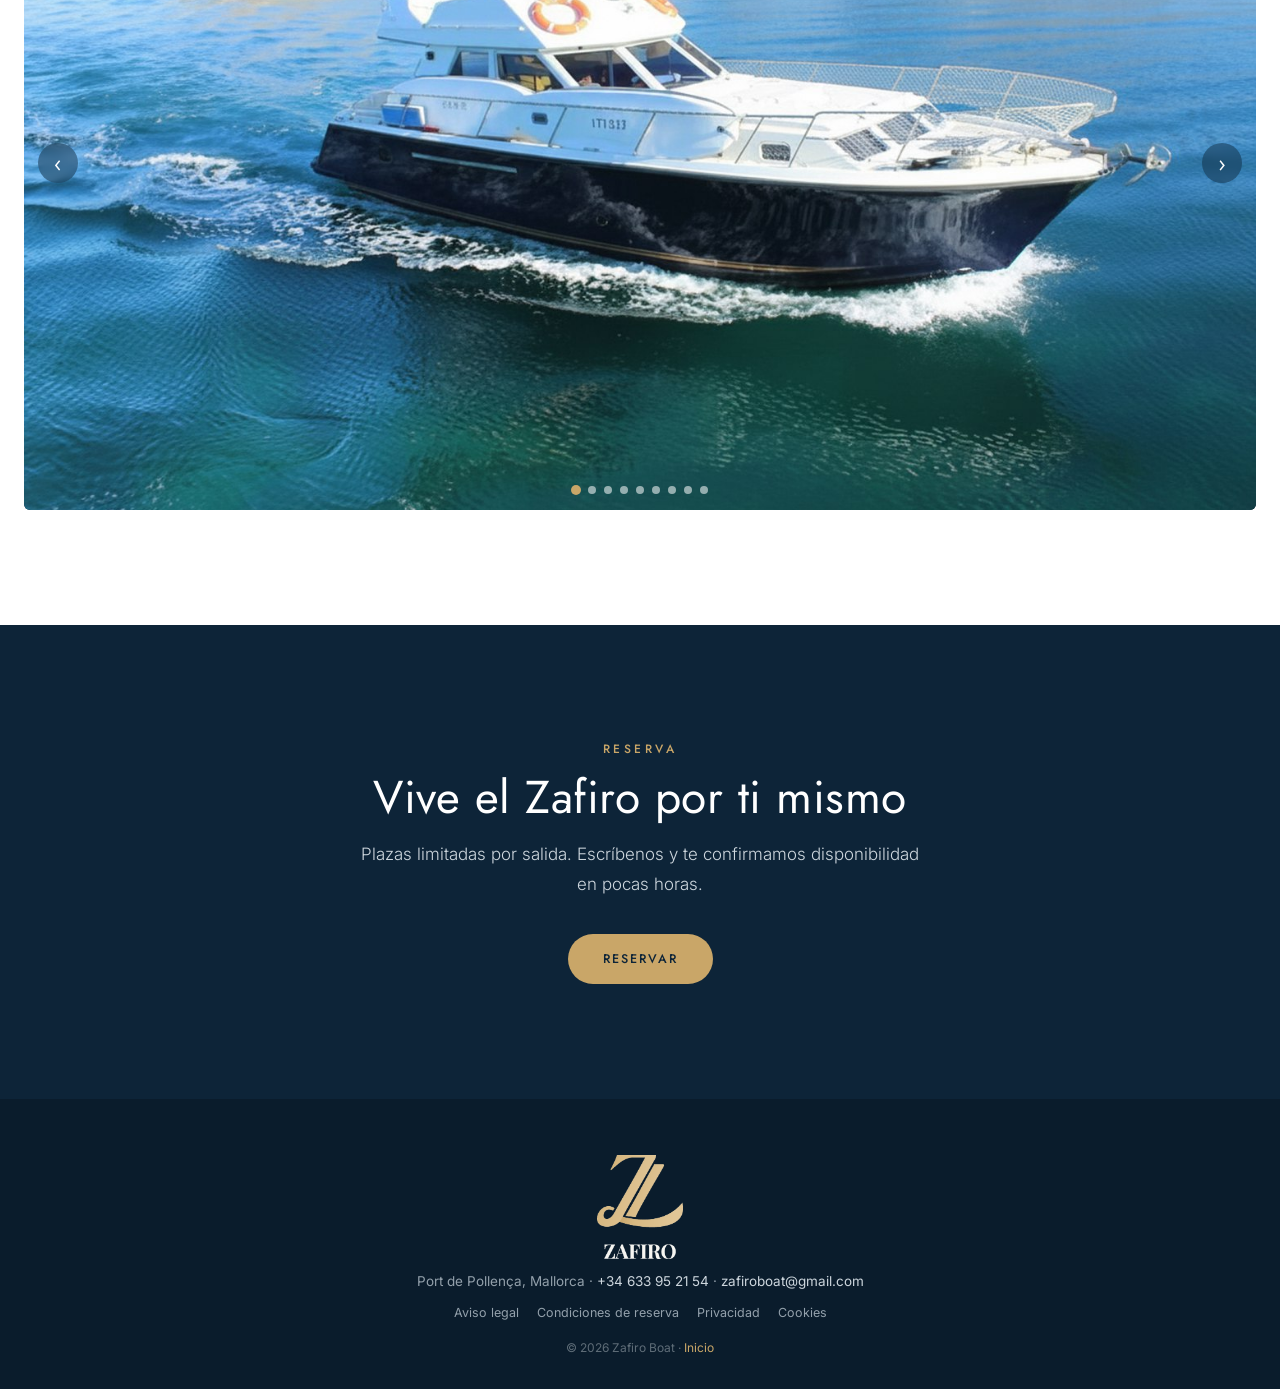
<file: el-barco.html>
<!DOCTYPE html>
<html lang="es">
<head>
<meta charset="utf-8">
<meta name="viewport" content="width=device-width, initial-scale=1">
<title>El Barco — Zafiro Boat · Princess 37 Classic</title>
<meta name="description" content="Zafiro, un Princess 37 Classic de 12,7 m en Port de Pollença: solárium de proa, popa con plataforma de baño, flybridge y salón interior. Amplio, cómodo y totalmente equipado.">
<link rel="canonical" href="https://zafiroboat.com/el-barco.html">
<meta name="robots" content="index, follow, max-image-preview:large">
<meta name="theme-color" content="#0d2438">
<meta property="og:type" content="website">
<meta property="og:site_name" content="Zafiro Boat">
<meta property="og:title" content="El Barco — Zafiro Boat · Princess 37 Classic">
<meta property="og:description" content="Zafiro, un Princess 37 Classic de 12,7 m en Port de Pollença: solárium de proa, popa con plataforma de baño, flybridge y salón interior. Amplio, cómodo y totalmente equipado.">
<meta property="og:url" content="https://zafiroboat.com/el-barco.html">
<meta property="og:image" content="https://zafiroboat.com/assets/img/barco.jpg">
<meta property="og:locale" content="es_ES">
<meta property="og:locale:alternate" content="en_US">
<meta property="og:locale:alternate" content="de_DE">
<meta name="twitter:card" content="summary_large_image">
<meta name="twitter:title" content="El Barco — Zafiro Boat · Princess 37 Classic">
<meta name="twitter:description" content="Zafiro, un Princess 37 Classic de 12,7 m en Port de Pollença: solárium de proa, popa con plataforma de baño, flybridge y salón interior. Amplio, cómodo y totalmente equipado.">
<meta name="twitter:image" content="https://zafiroboat.com/assets/img/barco.jpg">
<link rel="icon" type="image/png" href="assets/favicon.png">
<link rel="icon" type="image/png" sizes="48x48" href="assets/favicon-48.png">
<link rel="apple-touch-icon" href="assets/apple-touch-icon.png">
<link rel="preconnect" href="https://fonts.googleapis.com">
<link rel="preconnect" href="https://fonts.gstatic.com" crossorigin>
<link href="https://fonts.googleapis.com/css2?family=Jost:wght@300;400;500;600&family=Inter:wght@300;400;500;600&display=swap" rel="stylesheet">
<link rel="stylesheet" href="styles.css">
</head>
<body>
<div class="nav solid">
  <a class="brand" href="index.html"><img data-i-alt="ac11" src="assets/logo-z.png" alt="Zafiro"></a>
  <div class="nav-right">
    <a data-i="c01" class="nav-link" href="index.html#excursiones">Excursiones</a>
    <a data-i="c02" class="btn btn-gold nav-reservas" href="index.html#contacto" data-book="">Reservar</a>
    <div class="lang" role="group" aria-label="Idioma / Language">
    <button class="lang-btn active" data-lang="es" onclick="setLang('es')"><svg width="16" height="11" viewBox="0 0 18 12" aria-hidden="true"><rect width="18" height="12" fill="#c60b1e"/><rect y="3" width="18" height="6" fill="#ffc400"/></svg>ES</button>
    <button class="lang-btn" data-lang="en" onclick="setLang('en')"><svg width="16" height="11" viewBox="0 0 60 40" aria-hidden="true"><rect width="60" height="40" fill="#012169"/><path d="M0 0l60 40M60 0L0 40" stroke="#fff" stroke-width="8"/><path d="M0 0l60 40M60 0L0 40" stroke="#c8102e" stroke-width="4"/><path d="M30 0v40M0 20h60" stroke="#fff" stroke-width="12"/><path d="M30 0v40M0 20h60" stroke="#c8102e" stroke-width="7"/></svg>EN</button>
    <button class="lang-btn" data-lang="de" onclick="setLang('de')"><svg width="16" height="11" viewBox="0 0 18 12" aria-hidden="true"><rect width="18" height="12" fill="#000"/><rect y="4" width="18" height="4" fill="#dd0000"/><rect y="8" width="18" height="4" fill="#ffce00"/></svg>DE</button>
    </div>
  </div>
</div>

<section class="page-head">
  <img data-i-alt="eba01" src="assets/img/barco.jpg" alt="El Zafiro, Princess 37 Classic, fondeado en una cala de Mallorca" loading="lazy">
  <div class="overlay"></div>
  <div class="ph-inner">
    <div data-i="eb01" class="eyebrow" style="color:var(--gold-light)">El barco</div>
    <h1 data-i="eb02" class="title">Zafiro</h1>
    <div data-i="eb03" class="sub">Princess 37 Classic · 12,7 m de eslora</div>
  </div>
</section>

<section class="section">
  <div class="wrap">
    <div class="boat-intro">
      <div data-i="eb04" class="eyebrow" style="color:var(--gold)">Un clásico con alma mediterránea</div>
      <h2 data-i="eb05" class="h-sec" style="margin-top:14px">Mucho más espacioso de lo que aparenta</h2>
      <p data-i="eb06" class="lead" style="margin-top:20px">Zafiro es un Princess 37 Classic de 12,7 metros de eslora: un yate clásico, elegante y sorprendentemente amplio. Su diseño de doble cubierta reparte a los pasajeros en dos niveles, con varias zonas independientes para tomar el sol, refugiarse a la sombra o disfrutar del mar. Está pensado para que cada persona encuentre su rincón y viva un día a bordo cómodo, relajado y de alta calidad.</p>
    </div>

    <div class="boat-zone">
      <div class="bz-media"><img data-i-alt="eba02" src="assets/img/cenital1.jpg" alt="Solárium de proa del Zafiro visto desde arriba" loading="lazy"></div>
      <div class="bz-text">
        <div data-i="eb07" class="eyebrow">A bordo · 01</div>
        <h2 data-i="eb08">Solárium de proa</h2>
        <p data-i="eb09">La proa es la zona estrella para relajarse y tomar el sol. Un solárium de gran tamaño en el que caben cómodamente más de seis personas tumbadas, con espacio adicional en la parte más adelantada para sentarse y contemplar las vistas. Una zona abierta y despejada, perfecta para disfrutar de la navegación y del paisaje.</p>
      </div>
    </div>

    <div class="boat-zone rev">
      <div class="bz-media"><img data-i-alt="eba03" src="assets/img/boat-popa.jpg" alt="Acceso al agua desde la popa del Zafiro" loading="lazy"></div>
      <div class="bz-text">
        <div data-i="eb10" class="eyebrow">A bordo · 02</div>
        <h2 data-i="eb11">Zona de popa</h2>
        <p data-i="eb12">Diseñada para disfrutar tanto en navegación como fondeados. Amplios asientos muy cómodos, una zona protegida con sombra y una gran plataforma de baño prácticamente a ras del agua, con escalera integrada que hace que entrar y salir del mar sea de lo más fácil y seguro.</p>
      </div>
    </div>

    <div class="boat-zone">
      <div class="bz-media"><img data-i-alt="eba04" src="assets/img/boat-fly.jpg" alt="Flybridge del Zafiro con zona de sombra" loading="lazy"></div>
      <div class="bz-text">
        <div data-i="eb13" class="eyebrow">A bordo · 03</div>
        <h2 data-i="eb14">Flybridge</h2>
        <p data-i="eb15">Unas escaleras conducen desde la popa al flybridge, la segunda cubierta. Aquí está el puesto de gobierno del capitán y, tras él, un segundo solárium donde pueden tumbarse tres o cuatro personas. Es el mejor asiento del barco: vistas privilegiadas de toda la costa, una sensación de navegación espectacular y también una zona a la sombra para quienes prefieran resguardarse del sol.</p>
      </div>
    </div>

    <div class="boat-zone rev">
      <div class="bz-media"><img data-i-alt="eba05" src="assets/img/boat-salon.jpg" alt="Salón interior del Zafiro" loading="lazy"></div>
      <div class="bz-text">
        <div data-i="eb16" class="eyebrow">A bordo · 04</div>
        <h2 data-i="eb17">Salón interior</h2>
        <p data-i="eb18">El interior es amplio y confortable, con sofás en forma de L y una mesa central para comer, picar algo o tomar una copa en un ambiente elegante. Bajando las escaleras, a mano izquierda, encontrarás una zona privada para cambiarse de ropa que incluye un baño náutico completamente funcional.</p>
      </div>
    </div>
  </div>
</section>

<section class="section equip">
  <div class="wrap">
    <div data-i="eb19" class="eyebrow" style="color:var(--gold)">Equipamiento</div>
    <h2 data-i="eb20" class="h-sec" style="margin-top:12px">Todo listo para disfrutar del mar</h2>
    <p data-i="eb21" class="lead" style="margin-top:16px; max-width:720px">El Zafiro está completamente equipado para el fondeo: no necesitas traer prácticamente nada, solo ganas de disfrutar. Confort, diversión y seguridad para todas las edades.</p>
    <ul class="equip-list">
      <li data-i="eb22">Más de 8 máscaras de snorkel Full Face, para explorar el fondo marino con total comodidad</li>
      <li data-i="eb23">6 equipos de snorkel tradicionales (máscara y tubo)</li>
      <li data-i="eb24">3 tablas de paddle surf (SUP)</li>
      <li data-i="eb25">1 kayak, ideal para acercarse a la costa y a pequeñas playas</li>
      <li data-i="eb26">Noodles flotantes para relajarse en el agua</li>
      <li data-i="eb27">Chalecos salvavidas homologados para adultos y niños</li>
    </ul>
  </div>
</section>

<section class="section">
  <div class="wrap">
    <div class="center-head center" style="margin-bottom:36px">
      <div data-i="c03" class="eyebrow">Galería</div>
      <h2 data-i="eb28" class="h-sec" style="margin-top:12px">Zafiro en imágenes</h2>
    </div>
    <div class="gallery wide" data-items='[{"t":"img","src":"assets/img/navegacion.jpg"},{"t":"img","src":"assets/img/bg1.jpg"},{"t":"img","src":"assets/img/bg2.jpg"},{"t":"img","src":"assets/img/bg3.jpg"},{"t":"img","src":"assets/img/bg5.jpg"},{"t":"img","src":"assets/img/bg6.jpg"},{"t":"img","src":"assets/img/bg7.jpg"},{"t":"img","src":"assets/img/bg9.jpg","mirror":true},{"t":"img","src":"assets/img/bg8.jpg"}]'>
      <button data-i-aria-label="ac12" class="gal-btn gal-prev" type="button" aria-label="Anterior">&#8249;</button>
      <button data-i-aria-label="ac13" class="gal-btn gal-next" type="button" aria-label="Siguiente">&#8250;</button>
      <div class="gal-dots"></div>
    </div>
  </div>
</section>

<section class="section cta">
  <div class="wrap">
    <div data-i="eb29" class="eyebrow" style="color:var(--gold)">Reserva</div>
    <h2 data-i="eb30" class="h-sec">Vive el Zafiro por ti mismo</h2>
    <p data-i="eb31" class="lead">Plazas limitadas por salida. Escríbenos y te confirmamos disponibilidad en pocas horas.</p>
    <a data-i="c02" class="btn btn-gold" style="margin-top:34px" href="index.html#contacto" data-book="">Reservar</a>
  </div>
</section>

<footer class="footer">
  <img data-i-alt="ac14" class="flogo" src="assets/logo-cream.png" alt="Zafiro Boat">
  <div data-i="c05" class="fline">Port de Pollença, Mallorca &middot; <a href="tel:+34633952154">+34 633 95 21 54</a> &middot; <a href="mailto:zafiroboat@gmail.com">zafiroboat@gmail.com</a></div>
  <div class="flegal"><a data-i="c06" href="aviso-legal.html">Aviso legal</a><a data-i="c07" href="condiciones-reserva.html">Condiciones de reserva</a><a data-i="c08" href="privacidad.html">Privacidad</a><a data-i="c09" href="cookies.html">Cookies</a></div>
  <div data-i="c10" class="fcopy">&copy; 2026 Zafiro Boat &middot; <a href="index.html">Inicio</a></div>
</footer>
<script src="site.js"></script>
<script src="i18n-pages.js"></script>
</body>
</html>
</file>
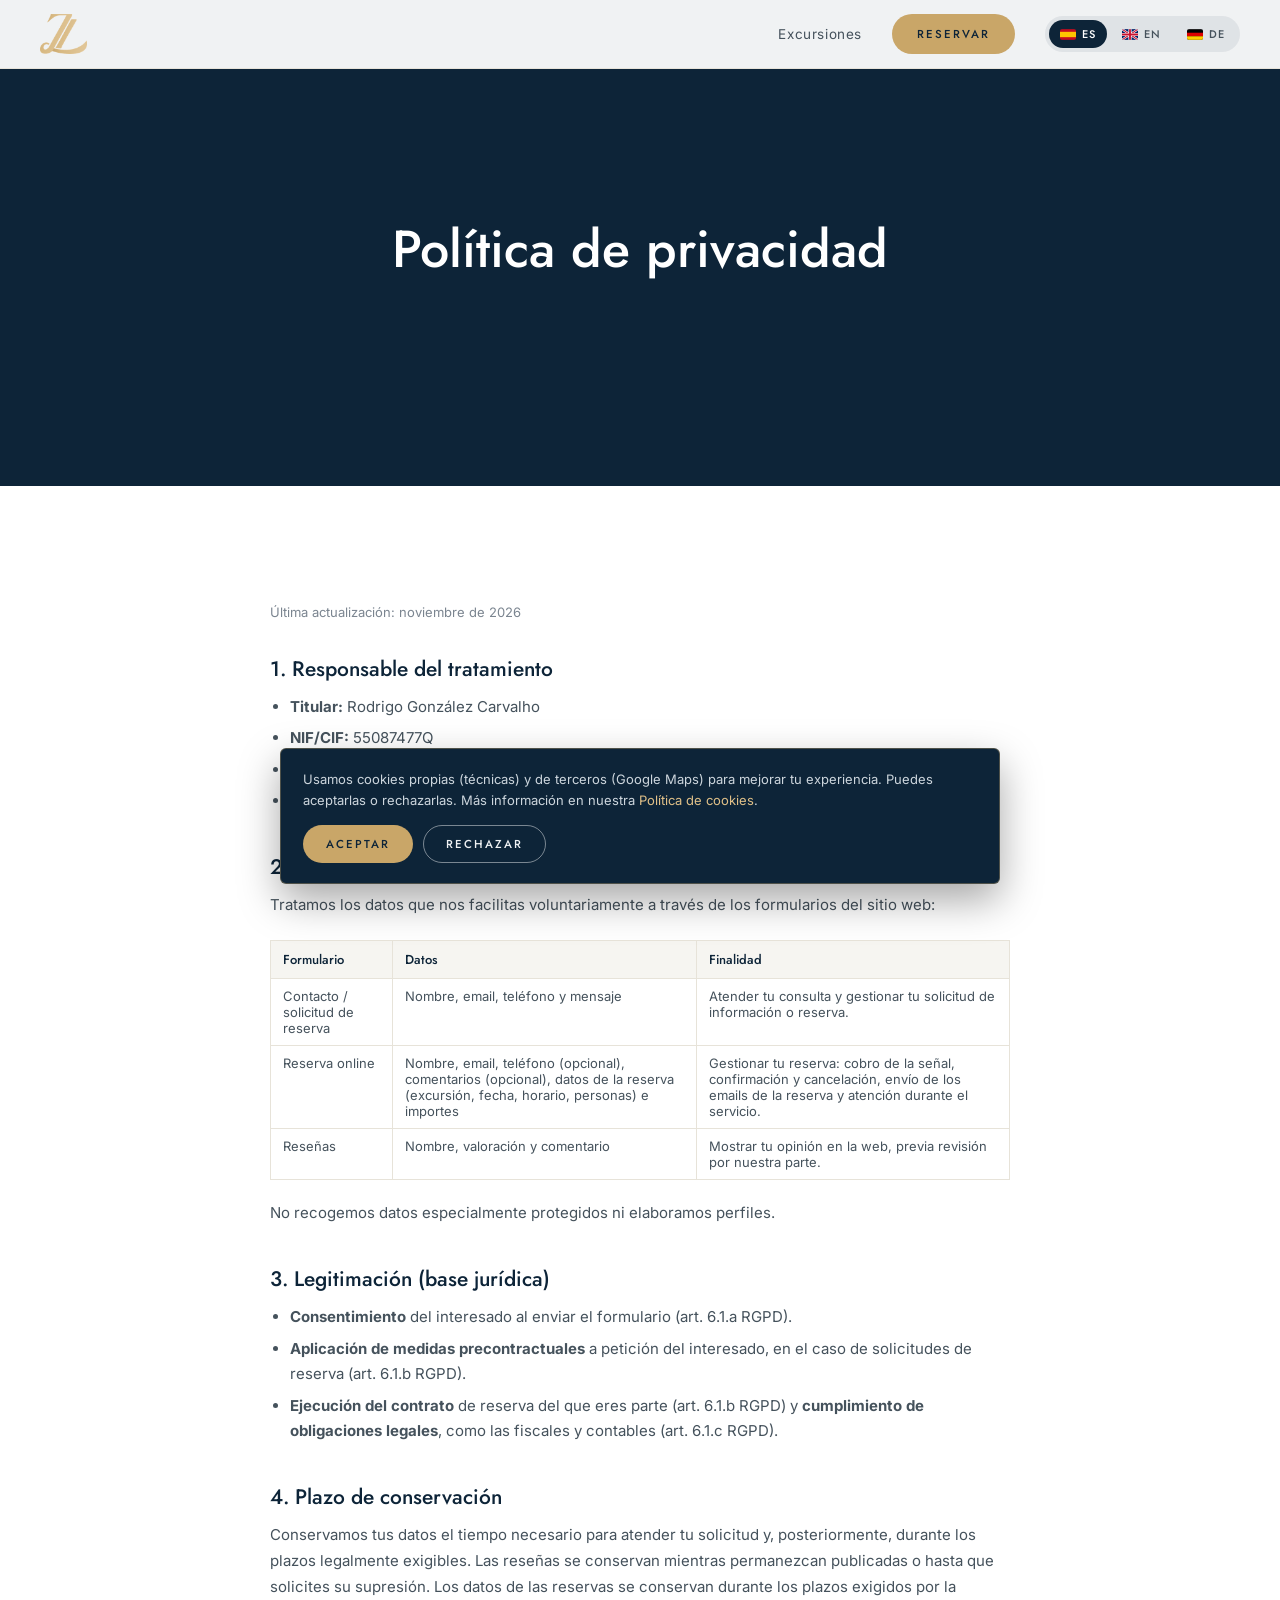
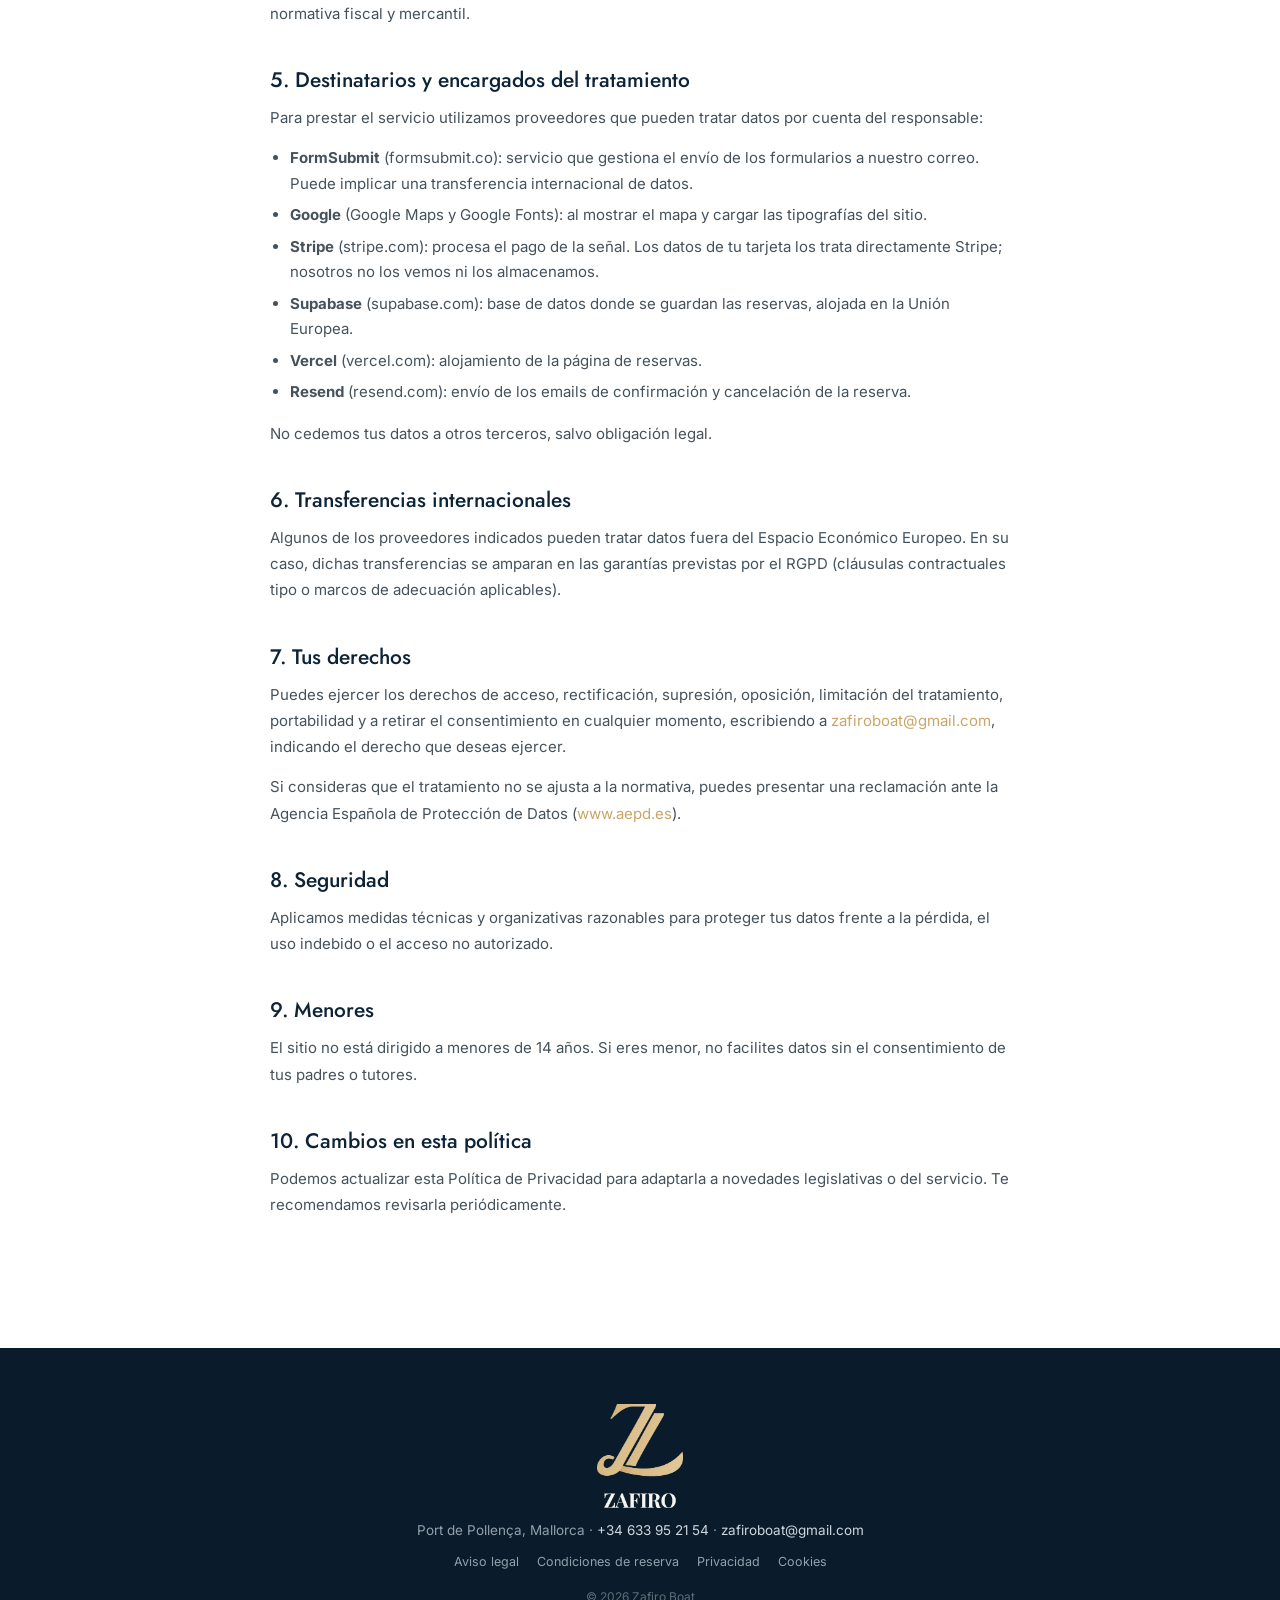
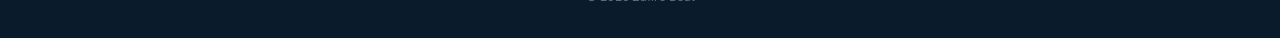
<file: privacidad.html>
<!DOCTYPE html>
<html lang="es">
<head>
<meta charset="utf-8">
<meta name="viewport" content="width=device-width, initial-scale=1">
<title>Política de privacidad — Zafiro Boat</title>
<meta name="description" content="Política de privacidad de Zafiro Boat conforme al RGPD y la LOPDGDD.">
<meta name="robots" content="noindex, follow">
<link rel="icon" type="image/png" href="assets/favicon.png">
<link rel="icon" type="image/png" sizes="48x48" href="assets/favicon-48.png">
<link rel="apple-touch-icon" href="assets/apple-touch-icon.png">
<link rel="preconnect" href="https://fonts.googleapis.com">
<link rel="preconnect" href="https://fonts.gstatic.com" crossorigin>
<link href="https://fonts.googleapis.com/css2?family=Jost:wght@300;400;500;600&family=Inter:wght@300;400;500;600&display=swap" rel="stylesheet">
<link rel="stylesheet" href="styles.css">
</head>
<body>
<div class="nav solid">
  <a class="brand" href="index.html"><img data-i-alt="ac11" src="assets/logo-z.png" alt="Zafiro"></a>
  <div class="nav-right">
    <a data-i="c01" class="nav-link" href="index.html#excursiones">Excursiones</a>
    <a data-i="c02" class="btn btn-gold nav-reservas" href="index.html#contacto">Reservar</a>
    <div class="lang" role="group" aria-label="Idioma / Language">
    <button class="lang-btn active" data-lang="es" onclick="setLang('es')"><svg width="16" height="11" viewBox="0 0 18 12" aria-hidden="true"><rect width="18" height="12" fill="#c60b1e"/><rect y="3" width="18" height="6" fill="#ffc400"/></svg>ES</button>
    <button class="lang-btn" data-lang="en" onclick="setLang('en')"><svg width="16" height="11" viewBox="0 0 60 40" aria-hidden="true"><rect width="60" height="40" fill="#012169"/><path d="M0 0l60 40M60 0L0 40" stroke="#fff" stroke-width="8"/><path d="M0 0l60 40M60 0L0 40" stroke="#c8102e" stroke-width="4"/><path d="M30 0v40M0 20h60" stroke="#fff" stroke-width="12"/><path d="M30 0v40M0 20h60" stroke="#c8102e" stroke-width="7"/></svg>EN</button>
    <button class="lang-btn" data-lang="de" onclick="setLang('de')"><svg width="16" height="11" viewBox="0 0 18 12" aria-hidden="true"><rect width="18" height="12" fill="#000"/><rect y="4" width="18" height="4" fill="#dd0000"/><rect y="8" width="18" height="4" fill="#ffce00"/></svg>DE</button>
    </div>
  </div>
</div>

<section class="page-head short">
  <div class="ph-inner">
    <div data-i="pv01" class="title">Política de privacidad</div>
  </div>
</section>

<section class="section">
  <div class="wrap legal">
    <p data-i="c105" class="updated">Última actualización: noviembre de 2026</p>
<h2 data-i="pv02">1. Responsable del tratamiento</h2>
<ul>
<li data-i="c106"><b>Titular:</b> Rodrigo González Carvalho</li>
<li data-i="c107"><b>NIF/CIF:</b> 55087477Q</li>
<li data-i="c108"><b>Domicilio:</b> Calle Mestre Alberti 24, 07470 Port de Pollença, Illes Balears (España)</li>
<li data-i="c109"><b>Correo electrónico:</b> <a href="mailto:zafiroboat@gmail.com">zafiroboat@gmail.com</a></li>
</ul>

<h2 data-i="pv03">2. ¿Qué datos tratamos y con qué finalidad?</h2>
<p data-i="pv04">Tratamos los datos que nos facilitas voluntariamente a través de los formularios del sitio web:</p>
<div class="legal-table-wrap"><table class="legal-table">
<tr><th data-i="pv05">Formulario</th><th data-i="pv06">Datos</th><th data-i="c125">Finalidad</th></tr>
<tr><td data-i="pv07">Contacto / solicitud de reserva</td><td data-i="pv08">Nombre, email, teléfono y mensaje</td><td data-i="pv09">Atender tu consulta y gestionar tu solicitud de información o reserva.</td></tr>
<tr><td data-i="pv10">Reserva online</td><td data-i="pv11">Nombre, email, teléfono (opcional), comentarios (opcional), datos de la reserva (excursión, fecha, horario, personas) e importes</td><td data-i="pv12">Gestionar tu reserva: cobro de la señal, confirmación y cancelación, envío de los emails de la reserva y atención durante el servicio.</td></tr>
<tr><td data-i="pv13">Reseñas</td><td data-i="pv14">Nombre, valoración y comentario</td><td data-i="pv15">Mostrar tu opinión en la web, previa revisión por nuestra parte.</td></tr>
</table></div>
<p data-i="pv16">No recogemos datos especialmente protegidos ni elaboramos perfiles.</p>

<h2 data-i="pv17">3. Legitimación (base jurídica)</h2>
<ul>
<li data-i="pv18"><b>Consentimiento</b> del interesado al enviar el formulario (art. 6.1.a RGPD).</li>
<li data-i="pv19"><b>Aplicación de medidas precontractuales</b> a petición del interesado, en el caso de solicitudes de reserva (art. 6.1.b RGPD).</li>
<li data-i="pv20"><b>Ejecución del contrato</b> de reserva del que eres parte (art. 6.1.b RGPD) y <b>cumplimiento de obligaciones legales</b>, como las fiscales y contables (art. 6.1.c RGPD).</li>
</ul>

<h2 data-i="pv21">4. Plazo de conservación</h2>
<p data-i="pv22">Conservamos tus datos el tiempo necesario para atender tu solicitud y, posteriormente, durante los plazos legalmente exigibles. Las reseñas se conservan mientras permanezcan publicadas o hasta que solicites su supresión. Los datos de las reservas se conservan durante los plazos exigidos por la normativa fiscal y mercantil.</p>

<h2 data-i="pv23">5. Destinatarios y encargados del tratamiento</h2>
<p data-i="pv24">Para prestar el servicio utilizamos proveedores que pueden tratar datos por cuenta del responsable:</p>
<ul>
<li data-i="pv25"><b>FormSubmit</b> (formsubmit.co): servicio que gestiona el envío de los formularios a nuestro correo. Puede implicar una transferencia internacional de datos.</li>
<li data-i="pv26"><b>Google</b> (Google Maps y Google Fonts): al mostrar el mapa y cargar las tipografías del sitio.</li>
<li data-i="pv27"><b>Stripe</b> (stripe.com): procesa el pago de la señal. Los datos de tu tarjeta los trata directamente Stripe; nosotros no los vemos ni los almacenamos.</li>
<li data-i="pv28"><b>Supabase</b> (supabase.com): base de datos donde se guardan las reservas, alojada en la Unión Europea.</li>
<li data-i="pv29"><b>Vercel</b> (vercel.com): alojamiento de la página de reservas.</li>
<li data-i="pv30"><b>Resend</b> (resend.com): envío de los emails de confirmación y cancelación de la reserva.</li>
</ul>
<p data-i="pv31">No cedemos tus datos a otros terceros, salvo obligación legal.</p>

<h2 data-i="pv32">6. Transferencias internacionales</h2>
<p data-i="pv33">Algunos de los proveedores indicados pueden tratar datos fuera del Espacio Económico Europeo. En su caso, dichas transferencias se amparan en las garantías previstas por el RGPD (cláusulas contractuales tipo o marcos de adecuación aplicables).</p>

<h2 data-i="pv34">7. Tus derechos</h2>
<p data-i="pv35">Puedes ejercer los derechos de acceso, rectificación, supresión, oposición, limitación del tratamiento, portabilidad y a retirar el consentimiento en cualquier momento, escribiendo a <a href="mailto:zafiroboat@gmail.com">zafiroboat@gmail.com</a>, indicando el derecho que deseas ejercer.</p>
<p data-i="pv36">Si consideras que el tratamiento no se ajusta a la normativa, puedes presentar una reclamación ante la Agencia Española de Protección de Datos (<a href="https://www.aepd.es" target="_blank" rel="noopener">www.aepd.es</a>).</p>

<h2 data-i="pv37">8. Seguridad</h2>
<p data-i="pv38">Aplicamos medidas técnicas y organizativas razonables para proteger tus datos frente a la pérdida, el uso indebido o el acceso no autorizado.</p>

<h2 data-i="pv39">9. Menores</h2>
<p data-i="pv40">El sitio no está dirigido a menores de 14 años. Si eres menor, no facilites datos sin el consentimiento de tus padres o tutores.</p>

<h2 data-i="pv41">10. Cambios en esta política</h2>
<p data-i="pv42">Podemos actualizar esta Política de Privacidad para adaptarla a novedades legislativas o del servicio. Te recomendamos revisarla periódicamente.</p>
  </div>
</section>

<footer class="footer">
  <img data-i-alt="ac14" class="flogo" src="assets/logo-cream.png" alt="Zafiro Boat">
  <div data-i="c05" class="fline">Port de Pollença, Mallorca &middot; <a href="tel:+34633952154">+34 633 95 21 54</a> &middot; <a href="mailto:zafiroboat@gmail.com">zafiroboat@gmail.com</a></div>
  <div class="flegal"><a data-i="c06" href="aviso-legal.html">Aviso legal</a><a data-i="c07" href="condiciones-reserva.html">Condiciones de reserva</a><a data-i="c08" href="privacidad.html">Privacidad</a><a data-i="c09" href="cookies.html">Cookies</a></div>
  <div data-i="c115" class="fcopy">&copy; 2026 Zafiro Boat</div>
</footer>
<script src="site.js"></script>
<script src="i18n-pages.js"></script>
</body>
</html>
</file>
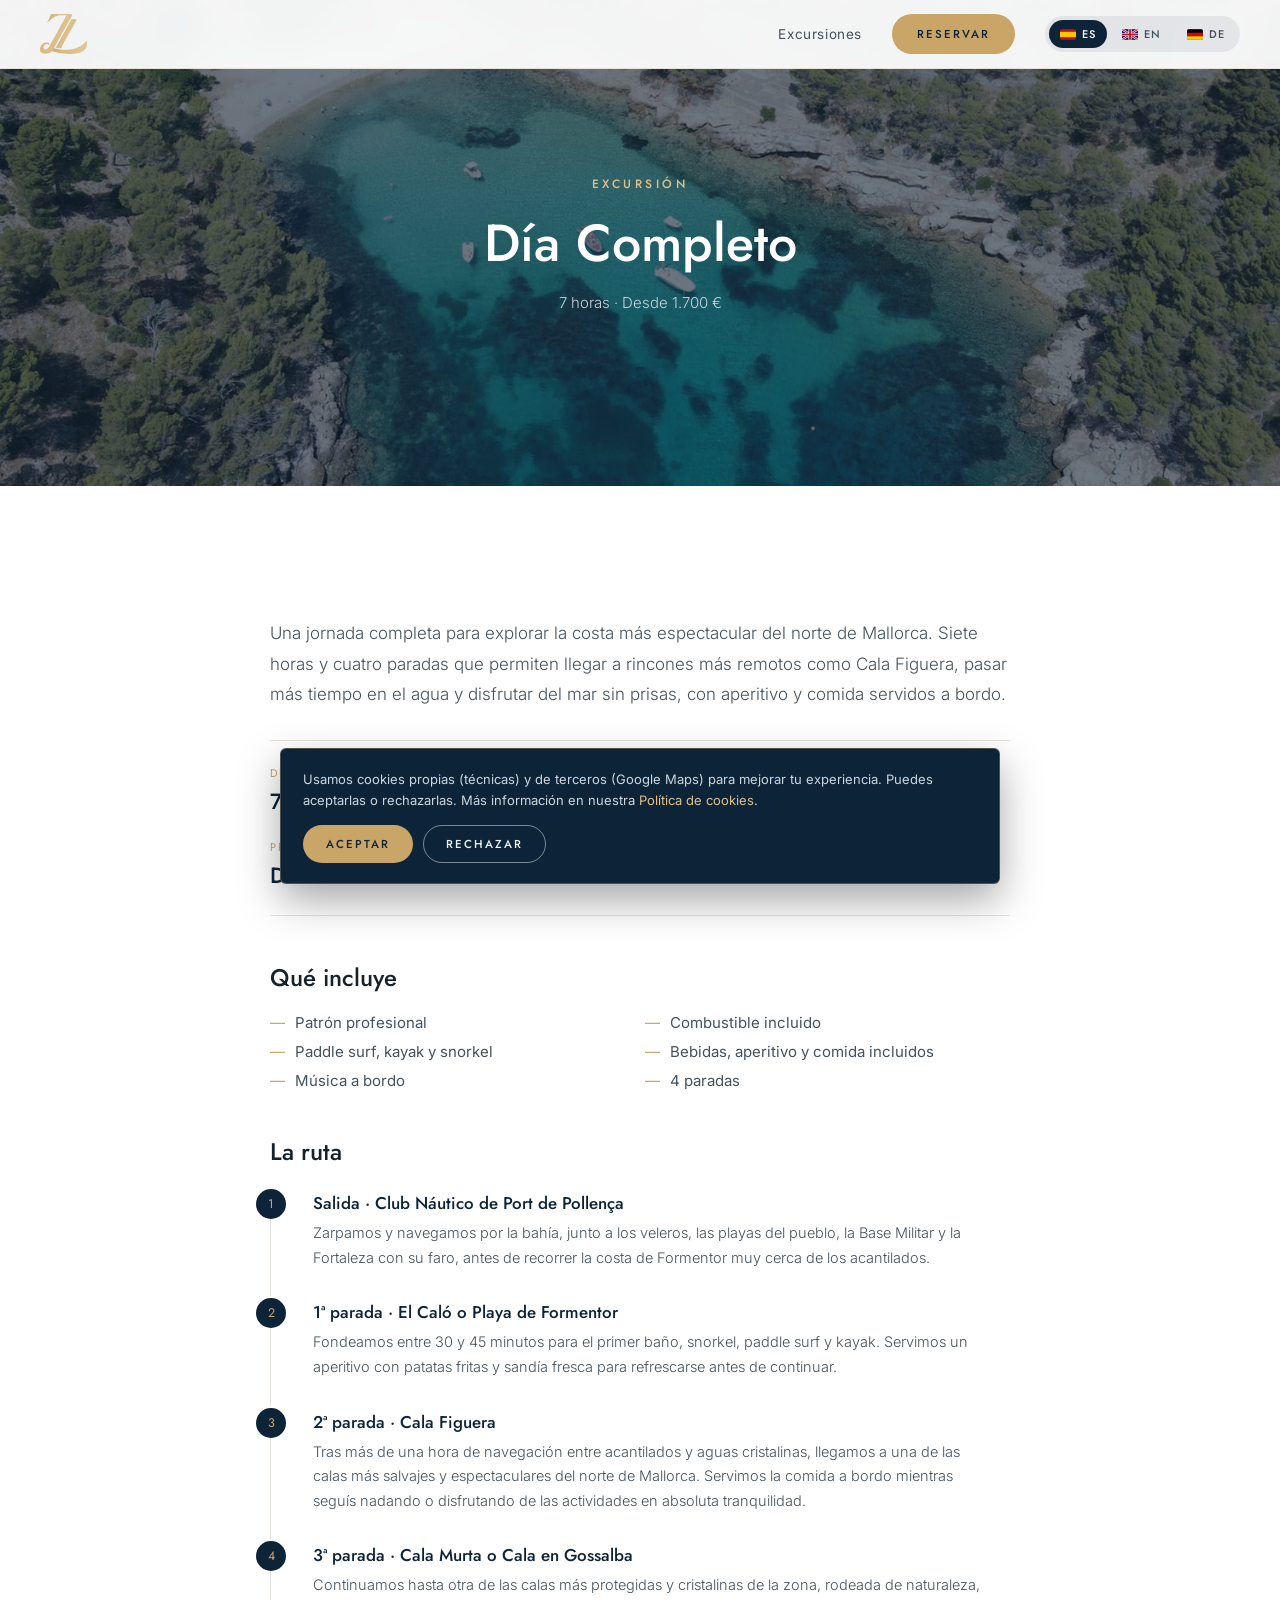
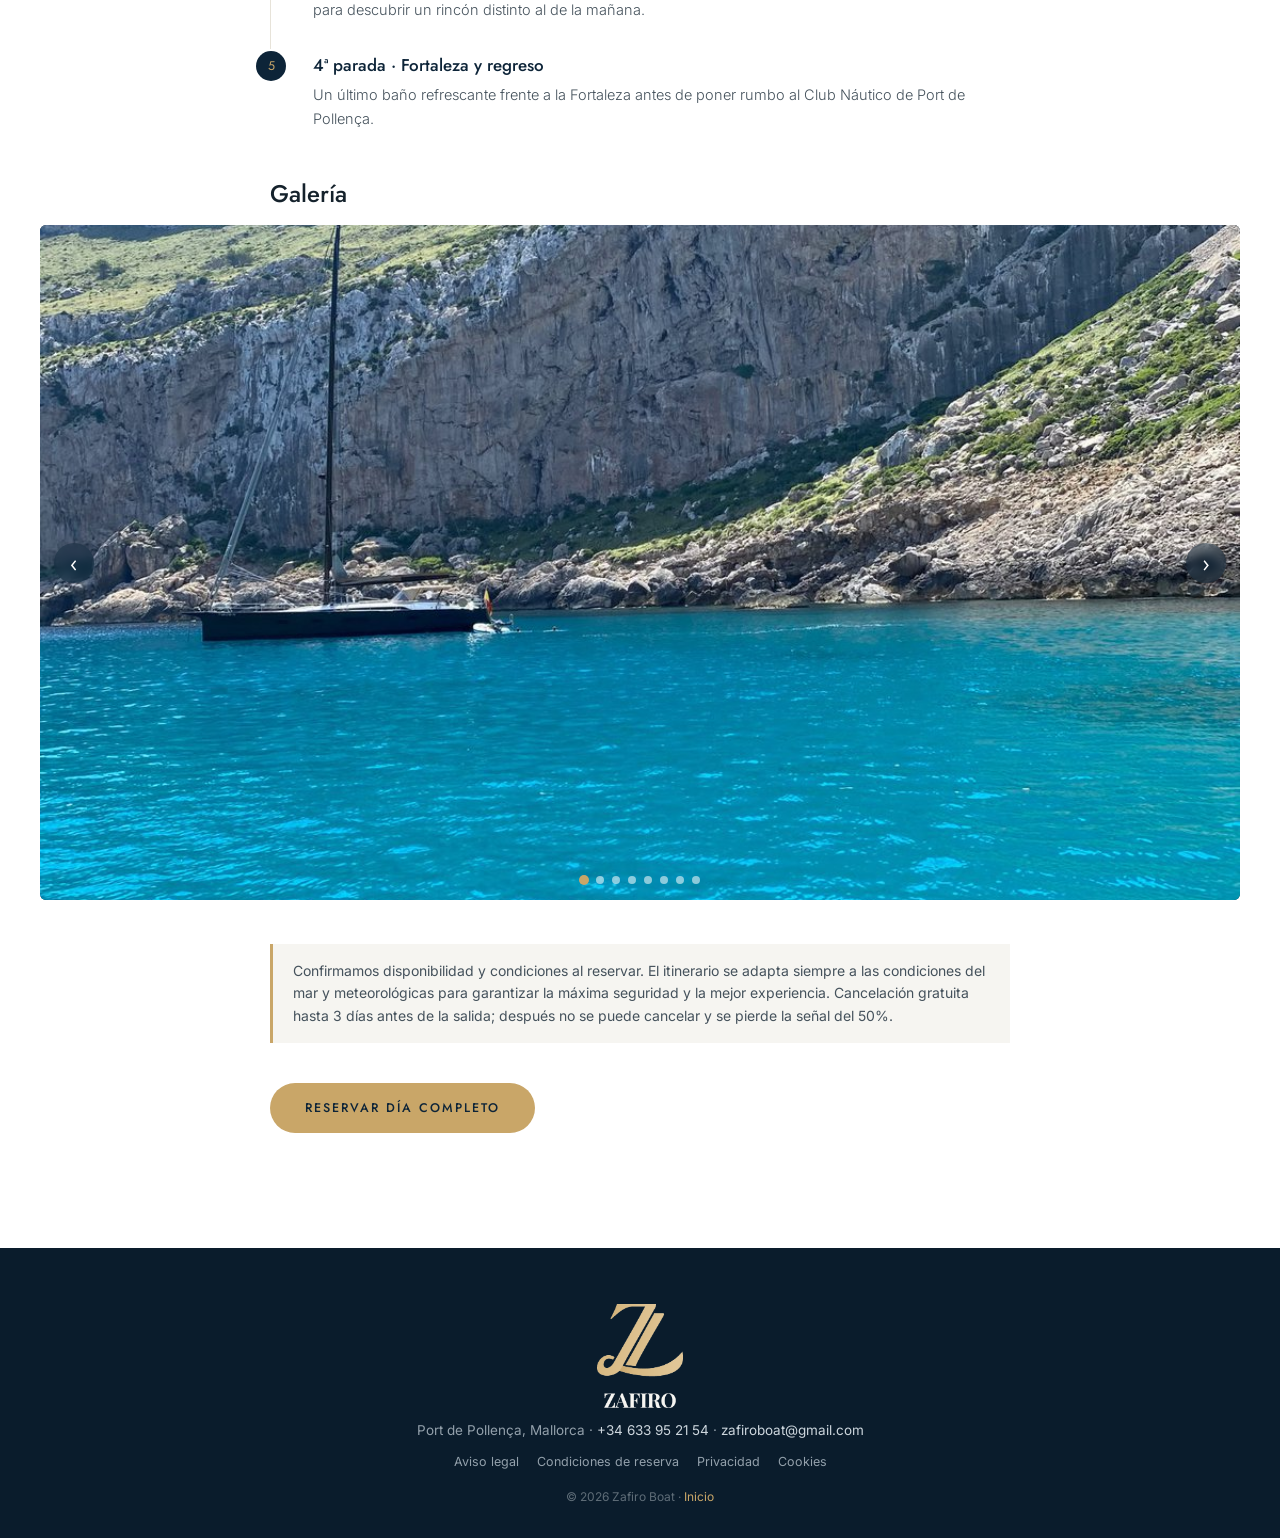
<file: tour-dia-completo.html>
<!DOCTYPE html>
<html lang="es">
<head>
<meta charset="utf-8">
<meta name="viewport" content="width=device-width, initial-scale=1">
<title>Día Completo — Zafiro Boat</title>
<meta name="description" content="Excursión de día completo (7 h) en barco privado por Formentor desde Port de Pollença: 4 paradas, incluyendo Cala Figuera y Cala Murta, con comida a bordo.">
<link rel="canonical" href="https://zafiroboat.com/tour-dia-completo.html">
<meta name="robots" content="index, follow, max-image-preview:large">
<meta name="theme-color" content="#0d2438">
<meta property="og:type" content="product">
<meta property="og:site_name" content="Zafiro Boat">
<meta property="og:title" content="Día Completo — Zafiro Boat">
<meta property="og:description" content="Excursión de día completo (7 h) en barco privado por Formentor desde Port de Pollença: 4 paradas, incluyendo Cala Figuera y Cala Murta, con comida a bordo.">
<meta property="og:url" content="https://zafiroboat.com/tour-dia-completo.html">
<meta property="og:image" content="https://zafiroboat.com/assets/img/fd9.jpg">
<meta property="og:locale" content="es_ES">
<meta property="og:locale:alternate" content="en_US">
<meta property="og:locale:alternate" content="de_DE">
<meta name="twitter:card" content="summary_large_image">
<meta name="twitter:title" content="Día Completo — Zafiro Boat">
<meta name="twitter:description" content="Excursión de día completo (7 h) en barco privado por Formentor desde Port de Pollença: 4 paradas, incluyendo Cala Figuera y Cala Murta, con comida a bordo.">
<meta name="twitter:image" content="https://zafiroboat.com/assets/img/fd9.jpg">
<link rel="icon" type="image/png" href="assets/favicon.png">
<link rel="icon" type="image/png" sizes="48x48" href="assets/favicon-48.png">
<link rel="apple-touch-icon" href="assets/apple-touch-icon.png">
<link rel="preconnect" href="https://fonts.googleapis.com">
<link rel="preconnect" href="https://fonts.gstatic.com" crossorigin>
<link href="https://fonts.googleapis.com/css2?family=Jost:wght@300;400;500;600&family=Inter:wght@300;400;500;600&display=swap" rel="stylesheet">
<link rel="stylesheet" href="styles.css">
<script type="application/ld+json">
{
  "@context": "https://schema.org",
  "@type": "Product",
  "name": "Día Completo — Excursión en barco · Zafiro Boat",
  "description": "Excursión de día completo (7 h) en barco privado por Formentor desde Port de Pollença: 4 paradas, incluyendo Cala Figuera y Cala Murta, con comida a bordo.",
  "image": "https://zafiroboat.com/assets/img/fd9.jpg",
  "brand": {
    "@type": "Brand",
    "name": "Zafiro Boat"
  },
  "offers": {
    "@type": "Offer",
    "price": "1700",
    "priceCurrency": "EUR",
    "availability": "https://schema.org/InStock",
    "url": "https://zafiroboat.com/tour-dia-completo.html"
  }
}
</script>
</head>
<body>
<div class="nav solid">
  <a class="brand" href="index.html"><img data-i-alt="ac11" src="assets/logo-z.png" alt="Zafiro"></a>
  <div class="nav-right">
    <a data-i="c01" class="nav-link" href="index.html#excursiones">Excursiones</a>
    <a data-i="c02" class="btn btn-gold nav-reservas" href="index.html#contacto" data-book="">Reservar</a>
    <div class="lang" role="group" aria-label="Idioma / Language">
    <button class="lang-btn active" data-lang="es" onclick="setLang('es')"><svg width="16" height="11" viewBox="0 0 18 12" aria-hidden="true"><rect width="18" height="12" fill="#c60b1e"/><rect y="3" width="18" height="6" fill="#ffc400"/></svg>ES</button>
    <button class="lang-btn" data-lang="en" onclick="setLang('en')"><svg width="16" height="11" viewBox="0 0 60 40" aria-hidden="true"><rect width="60" height="40" fill="#012169"/><path d="M0 0l60 40M60 0L0 40" stroke="#fff" stroke-width="8"/><path d="M0 0l60 40M60 0L0 40" stroke="#c8102e" stroke-width="4"/><path d="M30 0v40M0 20h60" stroke="#fff" stroke-width="12"/><path d="M30 0v40M0 20h60" stroke="#c8102e" stroke-width="7"/></svg>EN</button>
    <button class="lang-btn" data-lang="de" onclick="setLang('de')"><svg width="16" height="11" viewBox="0 0 18 12" aria-hidden="true"><rect width="18" height="12" fill="#000"/><rect y="4" width="18" height="4" fill="#dd0000"/><rect y="8" width="18" height="4" fill="#ffce00"/></svg>DE</button>
    </div>
  </div>
</div>

<section class="page-head">
  <img data-i-alt="tda01" src="assets/img/fd9.jpg" alt="Día Completo — excursión en barco por Formentor, Mallorca" loading="lazy">
  <div class="overlay"></div>
  <div class="ph-inner">
    <div data-i="c17" class="eyebrow" style="color:var(--gold-light)">Excursión</div>
    <h1 data-i="td01" class="title">Día Completo</h1>
    <div data-i="td02" class="sub">7 horas · Desde 1.700 €</div>
  </div>
</section>

<section class="section">
  <div class="wrap tour-body">
    <p data-i="td03" class="lead">Una jornada completa para explorar la costa más espectacular del norte de Mallorca. Siete horas y cuatro paradas que permiten llegar a rincones más remotos como Cala Figuera, pasar más tiempo en el agua y disfrutar del mar sin prisas, con aperitivo y comida servidos a bordo.</p>

    <div class="tour-facts">
      <div class="tour-fact"><div data-i="c18" class="k">Duración</div><div data-i="td04" class="v">7 horas</div></div>
      <div class="tour-fact"><div data-i="c19" class="k">Horario</div><div data-i="td05" class="v small">10:00–17:00 o 15:00–22:00</div></div>
      <div class="tour-fact"><div data-i="c20" class="k">Capacidad</div><div data-i="c21" class="v">Hasta 11 pax</div></div>
      <div class="tour-fact"><div data-i="c22" class="k">Salida</div><div data-i="c23" class="v">Port de Pollença</div></div>
      <div class="tour-fact"><div data-i="c24" class="k">Precio</div><div data-i="td06" class="v">Desde 1.700 €</div></div>
    </div>

    <div class="tour-section">
      <h3 data-i="c25">Qué incluye</h3>
      <ul class="tour-includes"><li data-i="c26">Patrón profesional</li><li data-i="c27">Combustible incluido</li><li data-i="c28">Paddle surf, kayak y snorkel</li><li data-i="td07">Bebidas, aperitivo y comida incluidos</li><li data-i="c29">Música a bordo</li><li data-i="td08">4 paradas</li></ul>
    </div>

    <div class="tour-section">
      <h3 data-i="c30">La ruta</h3>
      <div class="route"><div class="route-stop"><div class="route-num">1</div><h4 data-i="c31">Salida · Club Náutico de Port de Pollença</h4><p data-i="td09">Zarpamos y navegamos por la bahía, junto a los veleros, las playas del pueblo, la Base Militar y la Fortaleza con su faro, antes de recorrer la costa de Formentor muy cerca de los acantilados.</p></div><div class="route-stop"><div class="route-num">2</div><h4 data-i="td10">1ª parada · El Caló o Playa de Formentor</h4><p data-i="td11">Fondeamos entre 30 y 45 minutos para el primer baño, snorkel, paddle surf y kayak. Servimos un aperitivo con patatas fritas y sandía fresca para refrescarse antes de continuar.</p></div><div class="route-stop"><div class="route-num">3</div><h4 data-i="td12">2ª parada · Cala Figuera</h4><p data-i="td13">Tras más de una hora de navegación entre acantilados y aguas cristalinas, llegamos a una de las calas más salvajes y espectaculares del norte de Mallorca. Servimos la comida a bordo mientras seguís nadando o disfrutando de las actividades en absoluta tranquilidad.</p></div><div class="route-stop"><div class="route-num">4</div><h4 data-i="td14">3ª parada · Cala Murta o Cala en Gossalba</h4><p data-i="td15">Continuamos hasta otra de las calas más protegidas y cristalinas de la zona, rodeada de naturaleza, para descubrir un rincón distinto al de la mañana.</p></div><div class="route-stop"><div class="route-num">5</div><h4 data-i="td16">4ª parada · Fortaleza y regreso</h4><p data-i="td17">Un último baño refrescante frente a la Fortaleza antes de poner rumbo al Club Náutico de Port de Pollença.</p></div></div>
    </div>

    <div class="tour-section">
      <h3 data-i="c03">Galería</h3>
      <div class="gallery wide" data-items='[{"t": "img", "src": "assets/img/fd1.jpg"}, {"t": "img", "src": "assets/img/fd3.jpg"}, {"t": "img", "src": "assets/img/fd4.jpg"}, {"t": "img", "src": "assets/img/fd5.jpg"}, {"t": "img", "src": "assets/img/fd6.jpg"}, {"t": "img", "src": "assets/img/fd7.jpg"}, {"t": "img", "src": "assets/img/fd8.jpg"}, {"t": "img", "src": "assets/img/fd9.jpg"}]'>
        <button data-i-aria-label="ac12" class="gal-btn gal-prev" type="button" aria-label="Anterior">&#8249;</button>
        <button data-i-aria-label="ac13" class="gal-btn gal-next" type="button" aria-label="Siguiente">&#8250;</button>
        <div class="gal-dots"></div>
      </div>
    </div>

    <div data-i="c34" class="tour-note">Confirmamos disponibilidad y condiciones al reservar. El itinerario se adapta siempre a las condiciones del mar y meteorológicas para garantizar la máxima seguridad y la mejor experiencia. Cancelación gratuita hasta 3 días antes de la salida; después no se puede cancelar y se pierde la señal del 50%.</div>

    <div data-i="td18" class="tour-cta"><a class="btn btn-gold" href="index.html#contacto" data-book="completo">Reservar Día Completo</a></div>
  </div>
</section>

<footer class="footer">
  <img data-i-alt="ac14" class="flogo" src="assets/logo-cream.png" alt="Zafiro Boat">
  <div data-i="c05" class="fline">Port de Pollença, Mallorca &middot; <a href="tel:+34633952154">+34 633 95 21 54</a> &middot; <a href="mailto:zafiroboat@gmail.com">zafiroboat@gmail.com</a></div>
  <div class="flegal"><a data-i="c06" href="aviso-legal.html">Aviso legal</a><a data-i="c07" href="condiciones-reserva.html">Condiciones de reserva</a><a data-i="c08" href="privacidad.html">Privacidad</a><a data-i="c09" href="cookies.html">Cookies</a></div>
  <div data-i="c10" class="fcopy">&copy; 2026 Zafiro Boat &middot; <a href="index.html">Inicio</a></div>
</footer>
<script src="site.js"></script>
<script src="i18n-pages.js"></script>
</body>
</html>
</file>
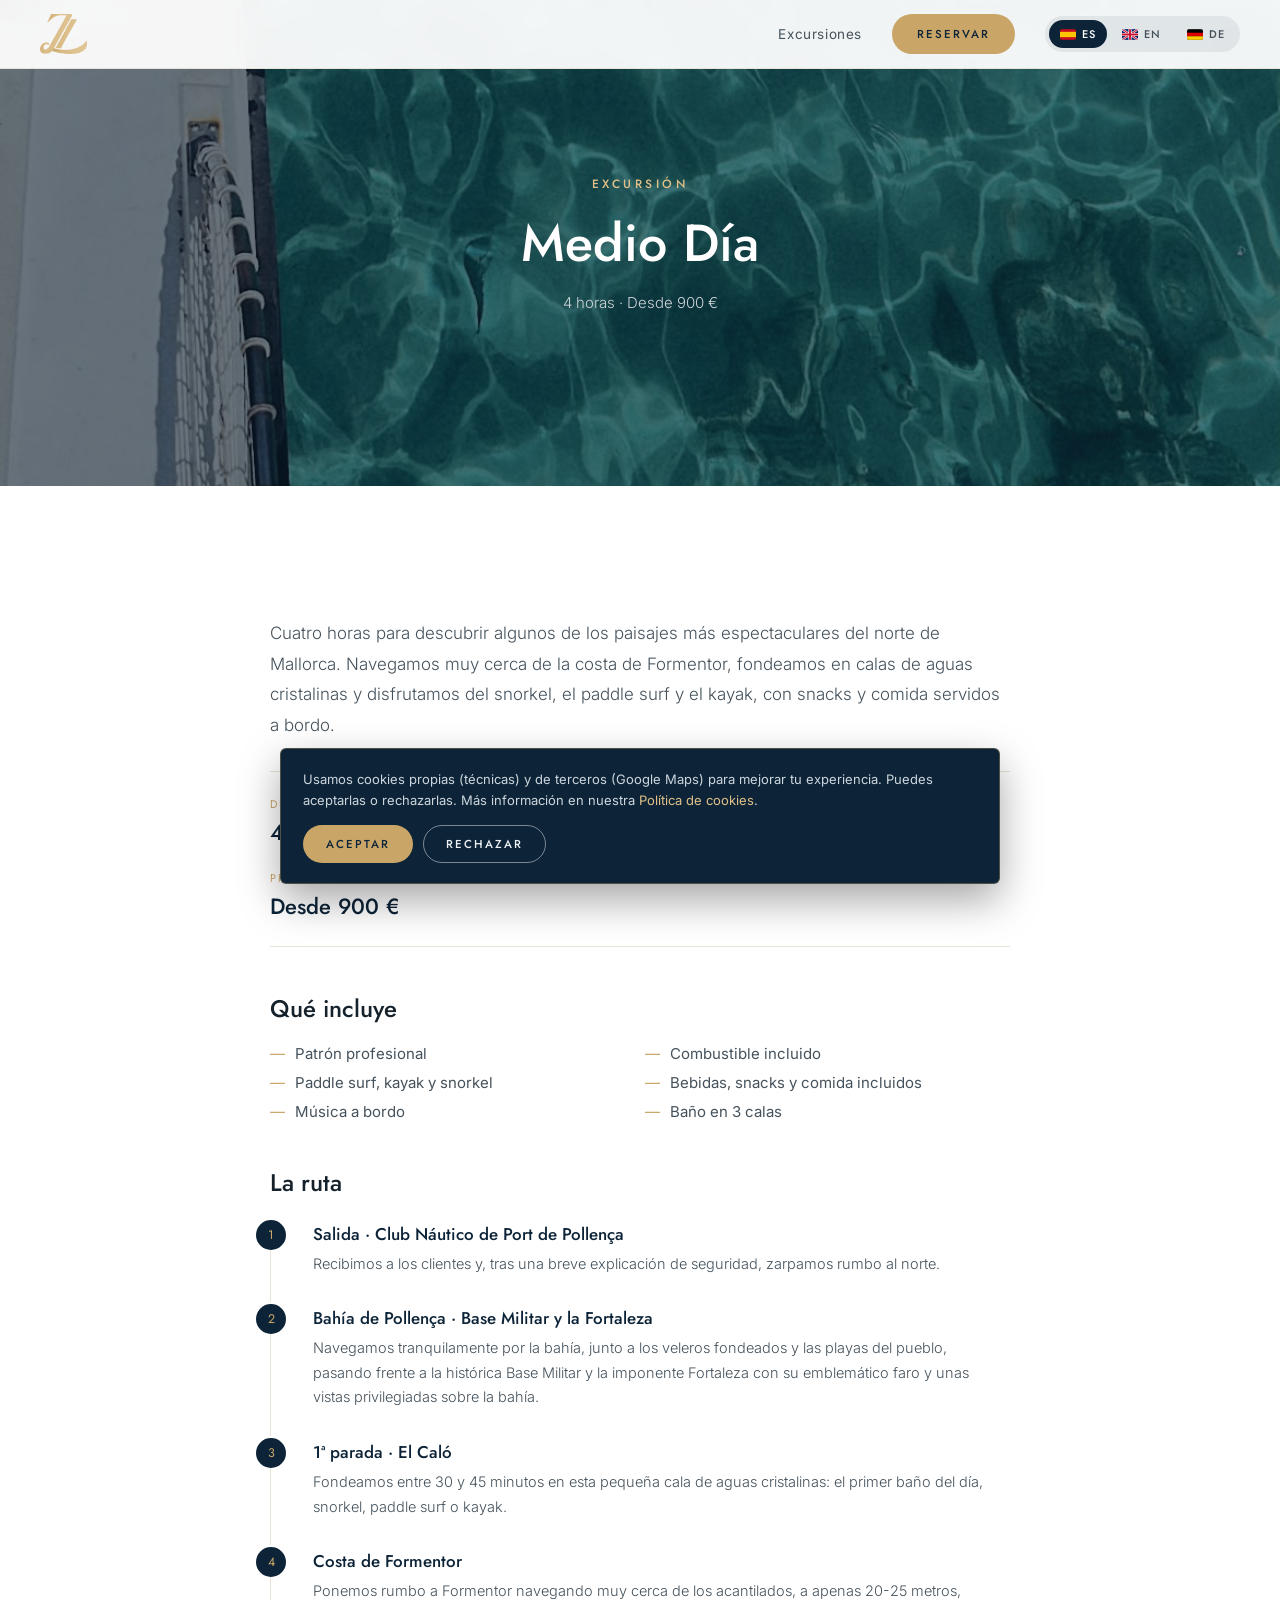
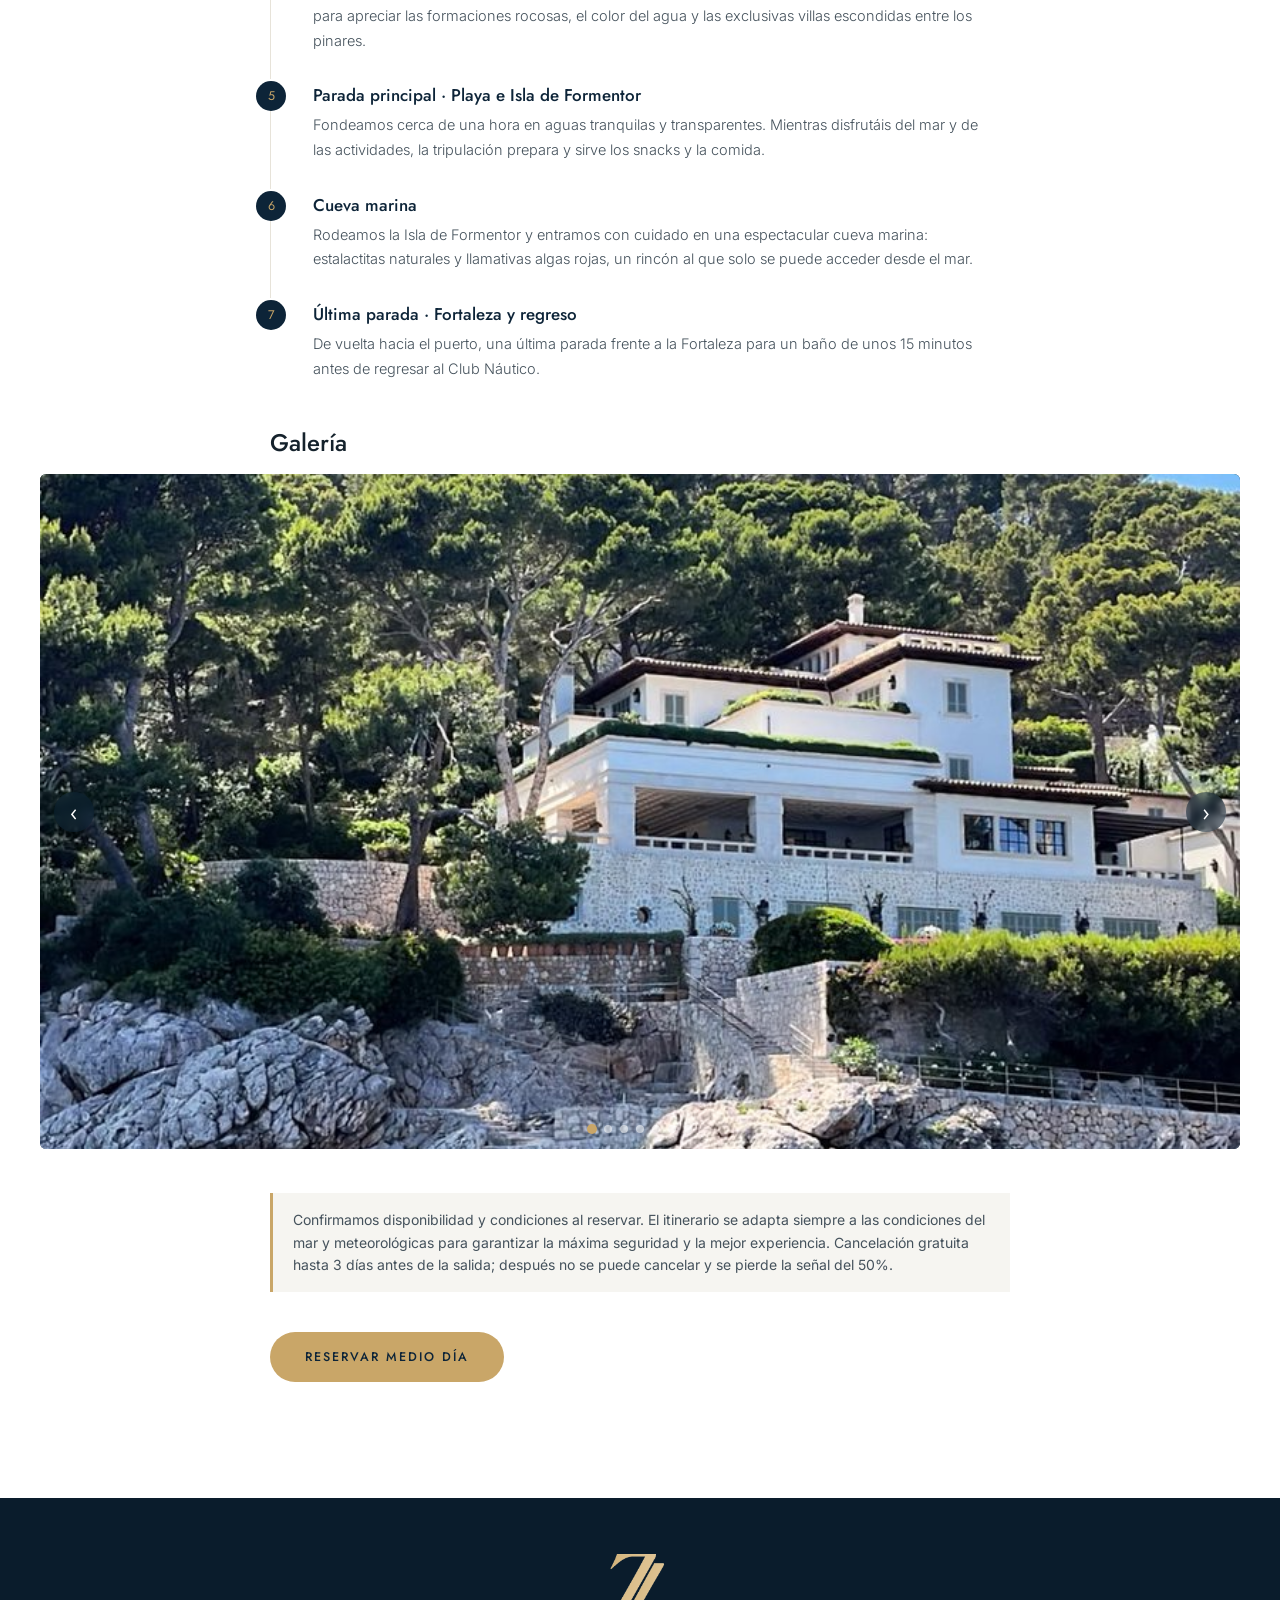
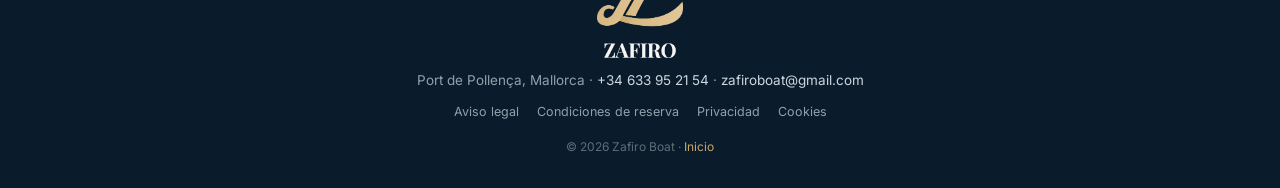
<file: tour-medio-dia.html>
<!DOCTYPE html>
<html lang="es">
<head>
<meta charset="utf-8">
<meta name="viewport" content="width=device-width, initial-scale=1">
<title>Medio Día — Zafiro Boat</title>
<meta name="description" content="Excursión de medio día (4 h) en barco privado por Formentor desde Port de Pollença: El Caló, Playa de Formentor, cueva marina y baño en calas de aguas cristalinas.">
<link rel="canonical" href="https://zafiroboat.com/tour-medio-dia.html">
<meta name="robots" content="index, follow, max-image-preview:large">
<meta name="theme-color" content="#0d2438">
<meta property="og:type" content="product">
<meta property="og:site_name" content="Zafiro Boat">
<meta property="og:title" content="Medio Día — Zafiro Boat">
<meta property="og:description" content="Excursión de medio día (4 h) en barco privado por Formentor desde Port de Pollença: El Caló, Playa de Formentor, cueva marina y baño en calas de aguas cristalinas.">
<meta property="og:url" content="https://zafiroboat.com/tour-medio-dia.html">
<meta property="og:image" content="https://zafiroboat.com/assets/img/cala.jpg">
<meta property="og:locale" content="es_ES">
<meta property="og:locale:alternate" content="en_US">
<meta property="og:locale:alternate" content="de_DE">
<meta name="twitter:card" content="summary_large_image">
<meta name="twitter:title" content="Medio Día — Zafiro Boat">
<meta name="twitter:description" content="Excursión de medio día (4 h) en barco privado por Formentor desde Port de Pollença: El Caló, Playa de Formentor, cueva marina y baño en calas de aguas cristalinas.">
<meta name="twitter:image" content="https://zafiroboat.com/assets/img/cala.jpg">
<link rel="icon" type="image/png" href="assets/favicon.png">
<link rel="icon" type="image/png" sizes="48x48" href="assets/favicon-48.png">
<link rel="apple-touch-icon" href="assets/apple-touch-icon.png">
<link rel="preconnect" href="https://fonts.googleapis.com">
<link rel="preconnect" href="https://fonts.gstatic.com" crossorigin>
<link href="https://fonts.googleapis.com/css2?family=Jost:wght@300;400;500;600&family=Inter:wght@300;400;500;600&display=swap" rel="stylesheet">
<link rel="stylesheet" href="styles.css">
<script type="application/ld+json">
{
  "@context": "https://schema.org",
  "@type": "Product",
  "name": "Medio Día — Excursión en barco · Zafiro Boat",
  "description": "Excursión de medio día (4 h) en barco privado por Formentor desde Port de Pollença: El Caló, Playa de Formentor, cueva marina y baño en calas de aguas cristalinas.",
  "image": "https://zafiroboat.com/assets/img/cala.jpg",
  "brand": {
    "@type": "Brand",
    "name": "Zafiro Boat"
  },
  "offers": {
    "@type": "Offer",
    "price": "900",
    "priceCurrency": "EUR",
    "availability": "https://schema.org/InStock",
    "url": "https://zafiroboat.com/tour-medio-dia.html"
  }
}
</script>
</head>
<body>
<div class="nav solid">
  <a class="brand" href="index.html"><img data-i-alt="ac11" src="assets/logo-z.png" alt="Zafiro"></a>
  <div class="nav-right">
    <a data-i="c01" class="nav-link" href="index.html#excursiones">Excursiones</a>
    <a data-i="c02" class="btn btn-gold nav-reservas" href="index.html#contacto" data-book="">Reservar</a>
    <div class="lang" role="group" aria-label="Idioma / Language">
    <button class="lang-btn active" data-lang="es" onclick="setLang('es')"><svg width="16" height="11" viewBox="0 0 18 12" aria-hidden="true"><rect width="18" height="12" fill="#c60b1e"/><rect y="3" width="18" height="6" fill="#ffc400"/></svg>ES</button>
    <button class="lang-btn" data-lang="en" onclick="setLang('en')"><svg width="16" height="11" viewBox="0 0 60 40" aria-hidden="true"><rect width="60" height="40" fill="#012169"/><path d="M0 0l60 40M60 0L0 40" stroke="#fff" stroke-width="8"/><path d="M0 0l60 40M60 0L0 40" stroke="#c8102e" stroke-width="4"/><path d="M30 0v40M0 20h60" stroke="#fff" stroke-width="12"/><path d="M30 0v40M0 20h60" stroke="#c8102e" stroke-width="7"/></svg>EN</button>
    <button class="lang-btn" data-lang="de" onclick="setLang('de')"><svg width="16" height="11" viewBox="0 0 18 12" aria-hidden="true"><rect width="18" height="12" fill="#000"/><rect y="4" width="18" height="4" fill="#dd0000"/><rect y="8" width="18" height="4" fill="#ffce00"/></svg>DE</button>
    </div>
  </div>
</div>

<section class="page-head">
  <img data-i-alt="tma01" src="assets/img/cala.jpg" alt="Medio Día — excursión en barco por Formentor, Mallorca" loading="lazy">
  <div class="overlay"></div>
  <div class="ph-inner">
    <div data-i="c17" class="eyebrow" style="color:var(--gold-light)">Excursión</div>
    <h1 data-i="tm01" class="title">Medio Día</h1>
    <div data-i="tm02" class="sub">4 horas · Desde 900 €</div>
  </div>
</section>

<section class="section">
  <div class="wrap tour-body">
    <p data-i="tm03" class="lead">Cuatro horas para descubrir algunos de los paisajes más espectaculares del norte de Mallorca. Navegamos muy cerca de la costa de Formentor, fondeamos en calas de aguas cristalinas y disfrutamos del snorkel, el paddle surf y el kayak, con snacks y comida servidos a bordo.</p>

    <div class="tour-facts">
      <div class="tour-fact"><div data-i="c18" class="k">Duración</div><div data-i="tm04" class="v">4 horas</div></div>
      <div class="tour-fact"><div data-i="c19" class="k">Horario</div><div data-i="tm05" class="v small">10:00–14:00 o 15:00–19:00</div></div>
      <div class="tour-fact"><div data-i="c20" class="k">Capacidad</div><div data-i="c21" class="v">Hasta 11 pax</div></div>
      <div class="tour-fact"><div data-i="c22" class="k">Salida</div><div data-i="c23" class="v">Port de Pollença</div></div>
      <div class="tour-fact"><div data-i="c24" class="k">Precio</div><div data-i="tm06" class="v">Desde 900 €</div></div>
    </div>

    <div class="tour-section">
      <h3 data-i="c25">Qué incluye</h3>
      <ul class="tour-includes"><li data-i="c26">Patrón profesional</li><li data-i="c27">Combustible incluido</li><li data-i="c28">Paddle surf, kayak y snorkel</li><li data-i="tm07">Bebidas, snacks y comida incluidos</li><li data-i="c29">Música a bordo</li><li data-i="tm08">Baño en 3 calas</li></ul>
    </div>

    <div class="tour-section">
      <h3 data-i="c30">La ruta</h3>
      <div class="route"><div class="route-stop"><div class="route-num">1</div><h4 data-i="c31">Salida · Club Náutico de Port de Pollença</h4><p data-i="tm09">Recibimos a los clientes y, tras una breve explicación de seguridad, zarpamos rumbo al norte.</p></div><div class="route-stop"><div class="route-num">2</div><h4 data-i="tm10">Bahía de Pollença · Base Militar y la Fortaleza</h4><p data-i="tm11">Navegamos tranquilamente por la bahía, junto a los veleros fondeados y las playas del pueblo, pasando frente a la histórica Base Militar y la imponente Fortaleza con su emblemático faro y unas vistas privilegiadas sobre la bahía.</p></div><div class="route-stop"><div class="route-num">3</div><h4 data-i="tm12">1ª parada · El Caló</h4><p data-i="tm13">Fondeamos entre 30 y 45 minutos en esta pequeña cala de aguas cristalinas: el primer baño del día, snorkel, paddle surf o kayak.</p></div><div class="route-stop"><div class="route-num">4</div><h4 data-i="c32">Costa de Formentor</h4><p data-i="tm14">Ponemos rumbo a Formentor navegando muy cerca de los acantilados, a apenas 20-25 metros, para apreciar las formaciones rocosas, el color del agua y las exclusivas villas escondidas entre los pinares.</p></div><div class="route-stop"><div class="route-num">5</div><h4 data-i="tm15">Parada principal · Playa e Isla de Formentor</h4><p data-i="tm16">Fondeamos cerca de una hora en aguas tranquilas y transparentes. Mientras disfrutáis del mar y de las actividades, la tripulación prepara y sirve los snacks y la comida.</p></div><div class="route-stop"><div class="route-num">6</div><h4 data-i="tm17">Cueva marina</h4><p data-i="tm18">Rodeamos la Isla de Formentor y entramos con cuidado en una espectacular cueva marina: estalactitas naturales y llamativas algas rojas, un rincón al que solo se puede acceder desde el mar.</p></div><div class="route-stop"><div class="route-num">7</div><h4 data-i="tm19">Última parada · Fortaleza y regreso</h4><p data-i="tm20">De vuelta hacia el puerto, una última parada frente a la Fortaleza para un baño de unos 15 minutos antes de regresar al Club Náutico.</p></div></div>
    </div>

    <div class="tour-section">
      <h3 data-i="c03">Galería</h3>
      <div class="gallery wide" data-items='[{"t": "img", "src": "assets/img/hd1.jpg"}, {"t": "video", "src": "assets/vid/medio.mp4", "poster": "assets/vid/medio.jpg"}, {"t": "img", "src": "assets/img/hd2.jpg"}, {"t": "img", "src": "assets/img/hd3.jpg"}, {"t": "img", "src": "assets/img/hd4.jpg"}, {"t": "img", "src": "assets/img/hd5.jpg"}, {"t": "img", "src": "assets/img/hd6.jpg"}]'>
        <button data-i-aria-label="ac12" class="gal-btn gal-prev" type="button" aria-label="Anterior">&#8249;</button>
        <button data-i-aria-label="ac13" class="gal-btn gal-next" type="button" aria-label="Siguiente">&#8250;</button>
        <div class="gal-dots"></div>
      </div>
    </div>

    <div data-i="c34" class="tour-note">Confirmamos disponibilidad y condiciones al reservar. El itinerario se adapta siempre a las condiciones del mar y meteorológicas para garantizar la máxima seguridad y la mejor experiencia. Cancelación gratuita hasta 3 días antes de la salida; después no se puede cancelar y se pierde la señal del 50%.</div>

    <div data-i="tm21" class="tour-cta"><a class="btn btn-gold" href="index.html#contacto" data-book="medio">Reservar Medio Día</a></div>
  </div>
</section>

<footer class="footer">
  <img data-i-alt="ac14" class="flogo" src="assets/logo-cream.png" alt="Zafiro Boat">
  <div data-i="c05" class="fline">Port de Pollença, Mallorca &middot; <a href="tel:+34633952154">+34 633 95 21 54</a> &middot; <a href="mailto:zafiroboat@gmail.com">zafiroboat@gmail.com</a></div>
  <div class="flegal"><a data-i="c06" href="aviso-legal.html">Aviso legal</a><a data-i="c07" href="condiciones-reserva.html">Condiciones de reserva</a><a data-i="c08" href="privacidad.html">Privacidad</a><a data-i="c09" href="cookies.html">Cookies</a></div>
  <div data-i="c10" class="fcopy">&copy; 2026 Zafiro Boat &middot; <a href="index.html">Inicio</a></div>
</footer>
<script src="site.js"></script>
<script src="i18n-pages.js"></script>
</body>
</html>
</file>
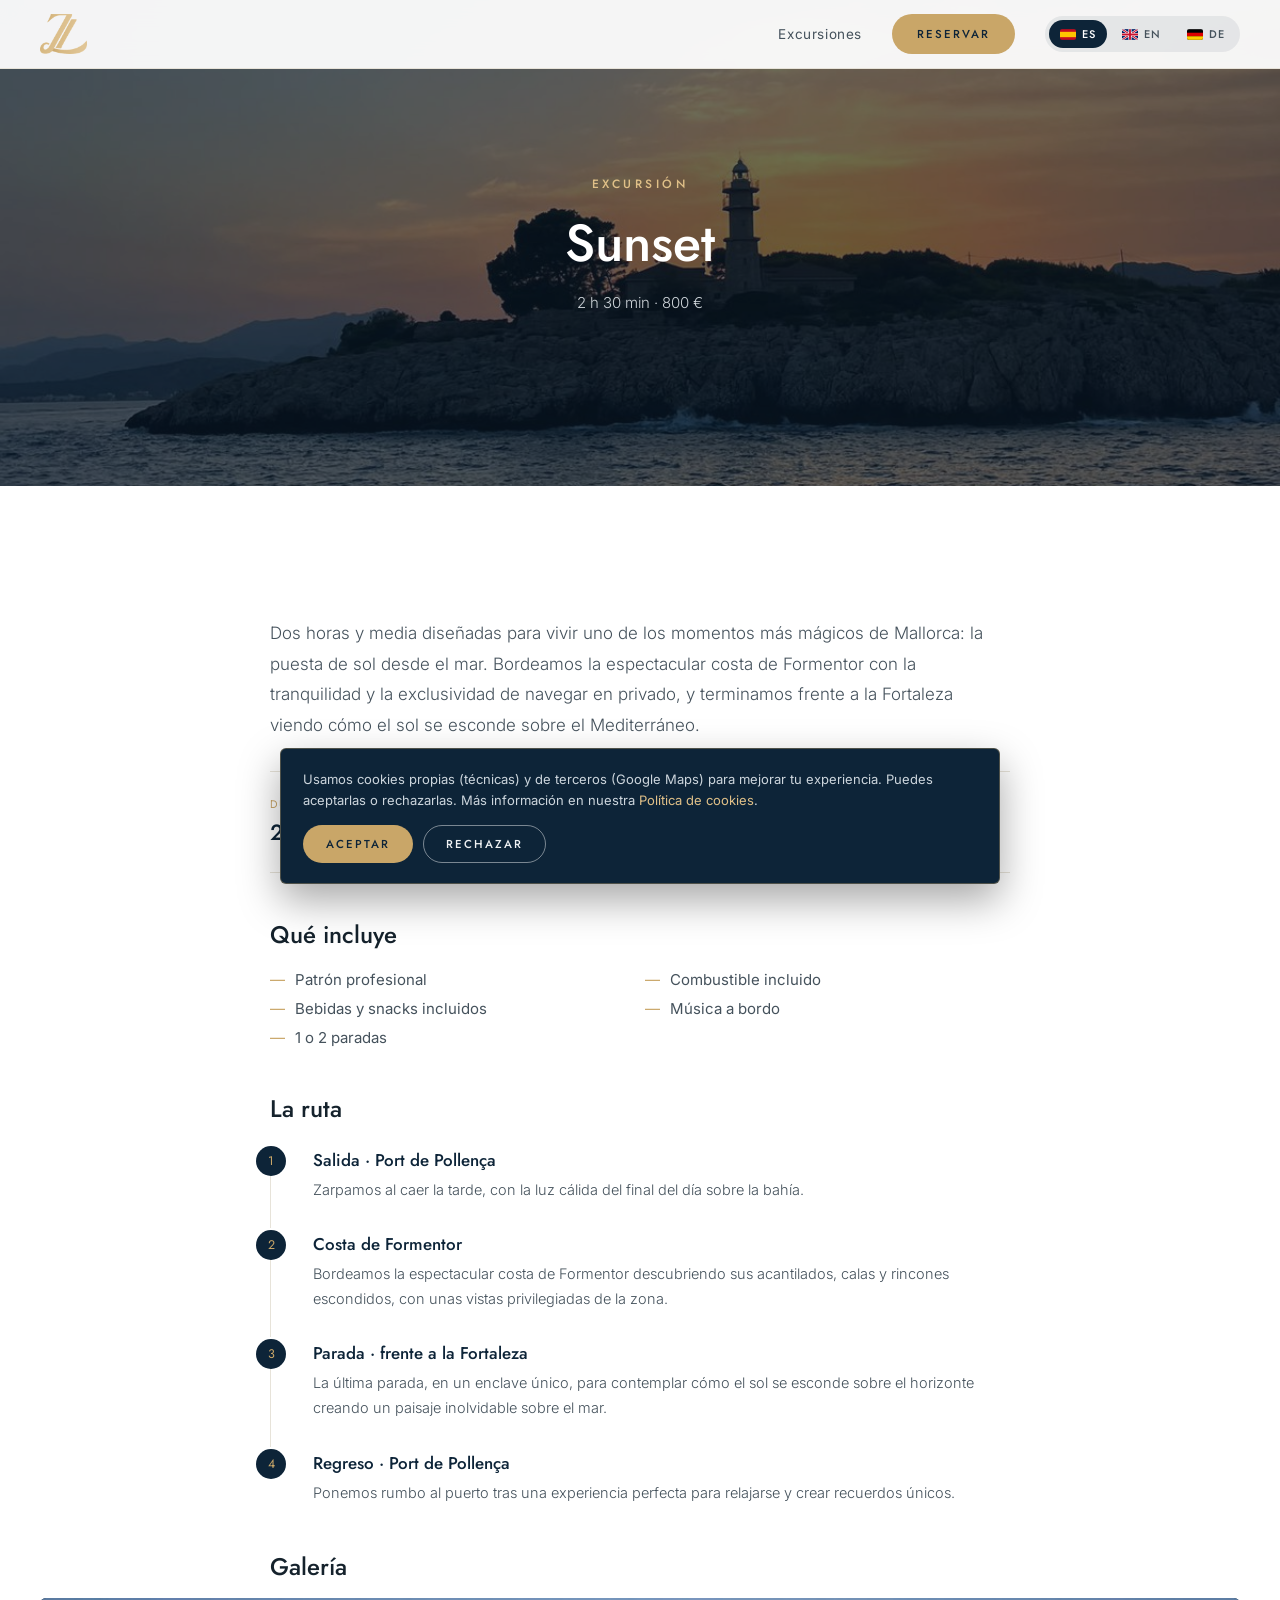
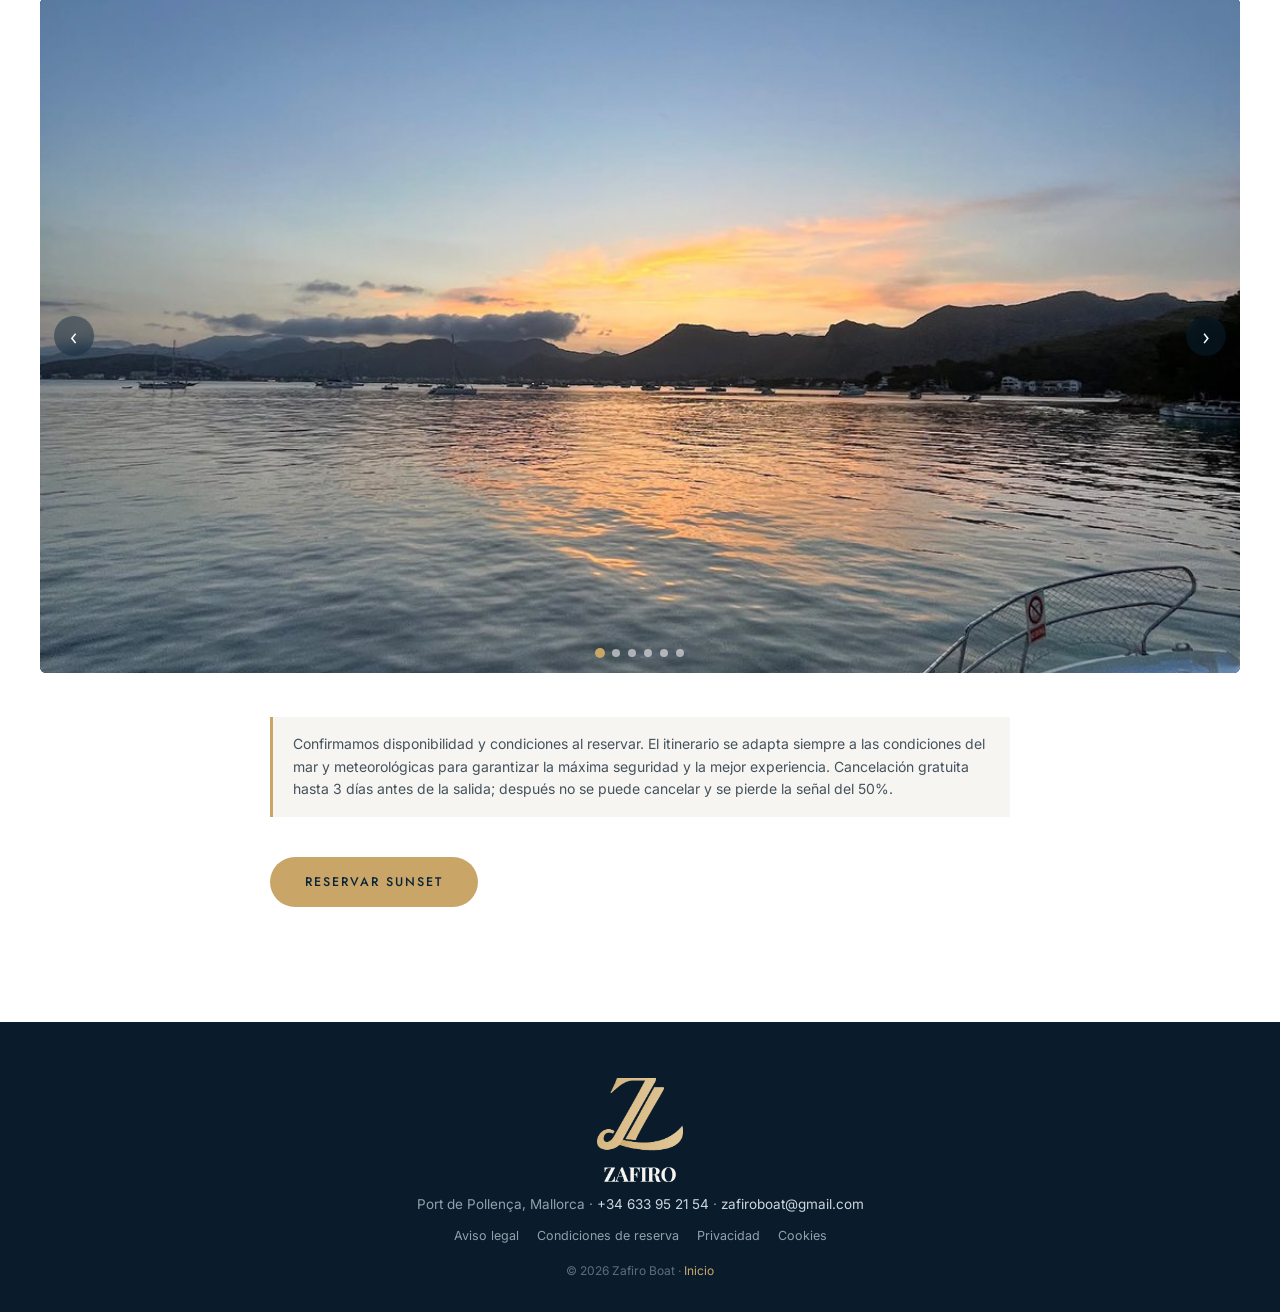
<file: tour-sunset.html>
<!DOCTYPE html>
<html lang="es">
<head>
<meta charset="utf-8">
<meta name="viewport" content="width=device-width, initial-scale=1">
<title>Sunset — Zafiro Boat</title>
<meta name="description" content="Sunset cruise de 2 h 30 min por Formentor desde Port de Pollença: navegación al atardecer y puesta de sol frente a la Fortaleza. Perfecto para parejas y celebraciones.">
<link rel="canonical" href="https://zafiroboat.com/tour-sunset.html">
<meta name="robots" content="index, follow, max-image-preview:large">
<meta name="theme-color" content="#0d2438">
<meta property="og:type" content="product">
<meta property="og:site_name" content="Zafiro Boat">
<meta property="og:title" content="Sunset — Zafiro Boat">
<meta property="og:description" content="Sunset cruise de 2 h 30 min por Formentor desde Port de Pollença: navegación al atardecer y puesta de sol frente a la Fortaleza. Perfecto para parejas y celebraciones.">
<meta property="og:url" content="https://zafiroboat.com/tour-sunset.html">
<meta property="og:image" content="https://zafiroboat.com/assets/img/sunset.jpg">
<meta property="og:locale" content="es_ES">
<meta property="og:locale:alternate" content="en_US">
<meta property="og:locale:alternate" content="de_DE">
<meta name="twitter:card" content="summary_large_image">
<meta name="twitter:title" content="Sunset — Zafiro Boat">
<meta name="twitter:description" content="Sunset cruise de 2 h 30 min por Formentor desde Port de Pollença: navegación al atardecer y puesta de sol frente a la Fortaleza. Perfecto para parejas y celebraciones.">
<meta name="twitter:image" content="https://zafiroboat.com/assets/img/sunset.jpg">
<link rel="icon" type="image/png" href="assets/favicon.png">
<link rel="icon" type="image/png" sizes="48x48" href="assets/favicon-48.png">
<link rel="apple-touch-icon" href="assets/apple-touch-icon.png">
<link rel="preconnect" href="https://fonts.googleapis.com">
<link rel="preconnect" href="https://fonts.gstatic.com" crossorigin>
<link href="https://fonts.googleapis.com/css2?family=Jost:wght@300;400;500;600&family=Inter:wght@300;400;500;600&display=swap" rel="stylesheet">
<link rel="stylesheet" href="styles.css">
<script type="application/ld+json">
{
  "@context": "https://schema.org",
  "@type": "Product",
  "name": "Sunset — Excursión en barco · Zafiro Boat",
  "description": "Sunset cruise de 2 h 30 min por Formentor desde Port de Pollença: navegación al atardecer y puesta de sol frente a la Fortaleza. Perfecto para parejas y celebraciones.",
  "image": "https://zafiroboat.com/assets/img/sunset.jpg",
  "brand": {
    "@type": "Brand",
    "name": "Zafiro Boat"
  },
  "offers": {
    "@type": "Offer",
    "price": "800",
    "priceCurrency": "EUR",
    "availability": "https://schema.org/InStock",
    "url": "https://zafiroboat.com/tour-sunset.html"
  }
}
</script>
</head>
<body>
<div class="nav solid">
  <a class="brand" href="index.html"><img data-i-alt="ac11" src="assets/logo-z.png" alt="Zafiro"></a>
  <div class="nav-right">
    <a data-i="c01" class="nav-link" href="index.html#excursiones">Excursiones</a>
    <a data-i="c02" class="btn btn-gold nav-reservas" href="index.html#contacto" data-book="">Reservar</a>
    <div class="lang" role="group" aria-label="Idioma / Language">
    <button class="lang-btn active" data-lang="es" onclick="setLang('es')"><svg width="16" height="11" viewBox="0 0 18 12" aria-hidden="true"><rect width="18" height="12" fill="#c60b1e"/><rect y="3" width="18" height="6" fill="#ffc400"/></svg>ES</button>
    <button class="lang-btn" data-lang="en" onclick="setLang('en')"><svg width="16" height="11" viewBox="0 0 60 40" aria-hidden="true"><rect width="60" height="40" fill="#012169"/><path d="M0 0l60 40M60 0L0 40" stroke="#fff" stroke-width="8"/><path d="M0 0l60 40M60 0L0 40" stroke="#c8102e" stroke-width="4"/><path d="M30 0v40M0 20h60" stroke="#fff" stroke-width="12"/><path d="M30 0v40M0 20h60" stroke="#c8102e" stroke-width="7"/></svg>EN</button>
    <button class="lang-btn" data-lang="de" onclick="setLang('de')"><svg width="16" height="11" viewBox="0 0 18 12" aria-hidden="true"><rect width="18" height="12" fill="#000"/><rect y="4" width="18" height="4" fill="#dd0000"/><rect y="8" width="18" height="4" fill="#ffce00"/></svg>DE</button>
    </div>
  </div>
</div>

<section class="page-head">
  <img data-i-alt="tsa01" src="assets/img/sunset.jpg" alt="Sunset — excursión en barco por Formentor, Mallorca" loading="lazy">
  <div class="overlay"></div>
  <div class="ph-inner">
    <div data-i="c17" class="eyebrow" style="color:var(--gold-light)">Excursión</div>
    <h1 data-i="ts01" class="title">Sunset</h1>
    <div data-i="ts02" class="sub">2 h 30 min · 800 €</div>
  </div>
</section>

<section class="section">
  <div class="wrap tour-body">
    <p data-i="ts03" class="lead">Dos horas y media diseñadas para vivir uno de los momentos más mágicos de Mallorca: la puesta de sol desde el mar. Bordeamos la espectacular costa de Formentor con la tranquilidad y la exclusividad de navegar en privado, y terminamos frente a la Fortaleza viendo cómo el sol se esconde sobre el Mediterráneo.</p>

    <div class="tour-facts">
      <div class="tour-fact"><div data-i="c18" class="k">Duración</div><div data-i="ts04" class="v">2 h 30 min</div></div>
      <div class="tour-fact"><div data-i="c19" class="k">Horario</div><div class="v small">19:30–22:00</div></div>
      <div class="tour-fact"><div data-i="c20" class="k">Capacidad</div><div data-i="c21" class="v">Hasta 11 pax</div></div>
      <div class="tour-fact"><div data-i="c22" class="k">Salida</div><div data-i="c23" class="v">Port de Pollença</div></div>
      <div class="tour-fact"><div data-i="c24" class="k">Precio</div><div class="v">800 €</div></div>
    </div>

    <div class="tour-section">
      <h3 data-i="c25">Qué incluye</h3>
      <ul class="tour-includes"><li data-i="c26">Patrón profesional</li><li data-i="c27">Combustible incluido</li><li data-i="ts05">Bebidas y snacks incluidos</li><li data-i="c29">Música a bordo</li><li data-i="ts06">1 o 2 paradas</li></ul>
    </div>

    <div class="tour-section">
      <h3 data-i="c30">La ruta</h3>
      <div class="route"><div class="route-stop"><div class="route-num">1</div><h4 data-i="ts07">Salida · Port de Pollença</h4><p data-i="ts08">Zarpamos al caer la tarde, con la luz cálida del final del día sobre la bahía.</p></div><div class="route-stop"><div class="route-num">2</div><h4 data-i="c32">Costa de Formentor</h4><p data-i="ts09">Bordeamos la espectacular costa de Formentor descubriendo sus acantilados, calas y rincones escondidos, con unas vistas privilegiadas de la zona.</p></div><div class="route-stop"><div class="route-num">3</div><h4 data-i="ts10">Parada · frente a la Fortaleza</h4><p data-i="ts11">La última parada, en un enclave único, para contemplar cómo el sol se esconde sobre el horizonte creando un paisaje inolvidable sobre el mar.</p></div><div class="route-stop"><div class="route-num">4</div><h4 data-i="ts12">Regreso · Port de Pollença</h4><p data-i="ts13">Ponemos rumbo al puerto tras una experiencia perfecta para relajarse y crear recuerdos únicos.</p></div></div>
    </div>

    <div class="tour-section">
      <h3 data-i="c03">Galería</h3>
      <div class="gallery wide" data-items='[{"t": "img", "src": "assets/img/ss2.jpg"}, {"t": "video", "src": "assets/vid/sunset.mp4", "poster": "assets/vid/sunset.jpg"}, {"t": "img", "src": "assets/img/ss3.jpg"}, {"t": "img", "src": "assets/img/ss4.jpg"}, {"t": "img", "src": "assets/img/ss5.jpg"}, {"t": "img", "src": "assets/img/ss6.jpg"}]'>
        <button data-i-aria-label="ac12" class="gal-btn gal-prev" type="button" aria-label="Anterior">&#8249;</button>
        <button data-i-aria-label="ac13" class="gal-btn gal-next" type="button" aria-label="Siguiente">&#8250;</button>
        <div class="gal-dots"></div>
      </div>
    </div>

    <div data-i="c34" class="tour-note">Confirmamos disponibilidad y condiciones al reservar. El itinerario se adapta siempre a las condiciones del mar y meteorológicas para garantizar la máxima seguridad y la mejor experiencia. Cancelación gratuita hasta 3 días antes de la salida; después no se puede cancelar y se pierde la señal del 50%.</div>

    <div data-i="ts14" class="tour-cta"><a class="btn btn-gold" href="index.html#contacto" data-book="sunset">Reservar Sunset</a></div>
  </div>
</section>

<footer class="footer">
  <img data-i-alt="ac14" class="flogo" src="assets/logo-cream.png" alt="Zafiro Boat">
  <div data-i="c05" class="fline">Port de Pollença, Mallorca &middot; <a href="tel:+34633952154">+34 633 95 21 54</a> &middot; <a href="mailto:zafiroboat@gmail.com">zafiroboat@gmail.com</a></div>
  <div class="flegal"><a data-i="c06" href="aviso-legal.html">Aviso legal</a><a data-i="c07" href="condiciones-reserva.html">Condiciones de reserva</a><a data-i="c08" href="privacidad.html">Privacidad</a><a data-i="c09" href="cookies.html">Cookies</a></div>
  <div data-i="c10" class="fcopy">&copy; 2026 Zafiro Boat &middot; <a href="index.html">Inicio</a></div>
</footer>
<script src="site.js"></script>
<script src="i18n-pages.js"></script>
</body>
</html>
</file>
<file: styles.css>
:root {
    --navy: #0d2438;
    --navy-deep: #0a1c2c;
    --gold: #c9a668;
    --gold-light: #e0c088;
    --bg: #ffffff;
    --bg-alt: #f6f5f1;
    --ink: #15222c;
    --ink-soft: #45525c;
    --muted: #7b8590;
    --line: #e7e3d9;
    --display: 'Jost', ui-sans-serif, system-ui, sans-serif;
    --sans: 'Inter', ui-sans-serif, system-ui, sans-serif;
  }
  * { box-sizing: border-box; }
  html { scroll-behavior: smooth; }
  body { margin: 0; background: var(--bg); font-family: var(--sans); color: var(--ink); min-height: 100vh; -webkit-font-smoothing: antialiased; }
  a { color: var(--gold); text-decoration: none; }
  a:hover { color: var(--gold-light); }
  ::selection { background: var(--gold); color: var(--navy); }
  img { max-width: 100%; display: block; }
  [hidden] { display: none !important; }

  /* ---- reusable ---- */
  .wrap { max-width: 1240px; margin: 0 auto; padding: 0 40px; }
  .eyebrow { color: var(--gold); font-family: var(--display); font-size: 12px; letter-spacing: 3.5px; text-transform: uppercase; font-weight: 500; }
  .h-sec { font-family: var(--display); font-size: clamp(30px, 4vw, 46px); font-weight: 400; line-height: 1.1; margin: 14px 0 0; letter-spacing: 0.5px; }
  .lead { font-size: 17px; line-height: 1.8; color: var(--ink-soft); font-weight: 300; }
  .section { padding: clamp(72px, 9vw, 130px) 0; }
  .center { text-align: center; }
  .center-head { max-width: 640px; margin: 0 auto clamp(48px, 6vw, 72px); }

  .btn {
    cursor: pointer; display: inline-block; font-family: var(--display); font-size: 12.5px;
    letter-spacing: 2px; text-transform: uppercase; font-weight: 500; padding: 15px 34px;
    border-radius: 100px; border: 1px solid transparent; transition: transform .25s ease, box-shadow .25s ease, background .25s ease, color .25s ease; text-align: center;
  }
  .btn-gold { background: var(--gold); color: var(--navy); }
  .btn-gold:hover { transform: translateY(-2px); box-shadow: 0 10px 26px rgba(201,166,104,0.4); color: var(--navy); }
  .btn-outline { background: transparent; border-color: rgba(255,255,255,0.55); color: #fff; }
  .btn-outline:hover { background: rgba(255,255,255,0.12); color: #fff; }
  .btn-dark { background: var(--navy); color: #fff; }
  .btn-dark:hover { transform: translateY(-2px); box-shadow: 0 10px 26px rgba(13,36,56,0.28); color: #fff; }
  .btn-ghost { background: transparent; border-color: var(--line); color: var(--ink); }
  .btn-ghost:hover { border-color: var(--gold); color: var(--ink); }

  /* ---- NAV ---- */
  .nav {
    position: fixed; top: 0; left: 0; right: 0; z-index: 100;
    display: flex; align-items: center; justify-content: space-between;
    padding: 20px 40px; transition: background .35s ease, padding .35s ease, box-shadow .35s ease;
  }
  .nav.solid { background: rgba(255,255,255,0.94); backdrop-filter: blur(12px); -webkit-backdrop-filter: blur(12px); box-shadow: 0 1px 0 var(--line); padding: 14px 40px; }
  .brand { cursor: pointer; display: flex; align-items: center; }
  .brand img { height: 40px; width: auto; display: block; }
  .nav-right { display: flex; align-items: center; gap: 30px; }
  .nav-links { display: flex; gap: 28px; }
  .nav-link {
    cursor: pointer; font-family: var(--sans); font-size: 13.5px; letter-spacing: 0.6px; font-weight: 400;
    color: rgba(255,255,255,0.82); background: none; border: none; padding: 4px 0; position: relative; transition: color .3s ease;
  }
  .nav-link::after { content: ""; position: absolute; left: 0; bottom: -2px; height: 1.5px; width: 0; background: var(--gold); transition: width .3s ease; }
  .nav-link:hover::after, .nav-link.active::after { width: 100%; }
  .nav.solid .nav-link { color: var(--ink-soft); }
  .nav.solid .nav-link:hover, .nav.solid .nav-link.active { color: var(--navy); }
  .lang { display: flex; align-items: center; gap: 4px; padding: 4px; background: rgba(255,255,255,0.14); border-radius: 999px; }
  .lang-btn { display: inline-flex; align-items: center; gap: 6px; cursor: pointer; font-family: var(--display); font-size: 11px; letter-spacing: 1px; font-weight: 500; color: rgba(255,255,255,0.85); background: transparent; border: none; border-radius: 999px; padding: 6px 11px; transition: background .2s ease, color .2s ease; }
  .lang-btn svg { display: block; flex-shrink: 0; border-radius: 2px; }
  .lang-btn:hover { color: #fff; }
  .lang-btn.active { background: #fff; color: var(--navy); }
  .nav.solid .lang { background: rgba(13,36,56,0.07); }
  .nav.solid .lang-btn { color: var(--ink-soft); }
  .nav.solid .lang-btn:hover { color: var(--navy); }
  .nav.solid .lang-btn.active { background: var(--navy); color: #fff; }
  .nav .btn { padding: 11px 24px; font-size: 11.5px; }
  .nav .btn-contact { background: transparent; border-color: rgba(255,255,255,0.55); color: #fff; }
  .nav .btn-contact:hover { background: rgba(255,255,255,0.14); color: #fff; }
  .nav.solid .btn-contact { border-color: var(--line); color: var(--ink); }
  .nav.solid .btn-contact:hover { border-color: var(--gold); background: transparent; color: var(--ink); }
  .nav-toggle { display: none; background: none; border: none; cursor: pointer; padding: 6px; z-index: 101; }
  .nav-toggle span { display: block; width: 24px; height: 2px; background: #fff; margin: 5px 0; transition: .3s; }
  .nav.solid .nav-toggle span { background: var(--navy); }

  /* ---- HERO ---- */
  .hero { position: relative; height: 100vh; min-height: 620px; display: flex; align-items: center; justify-content: center; overflow: hidden; background: var(--navy); }
  .hero video { position: absolute; inset: 0; width: 100%; height: 100%; object-fit: cover; pointer-events: none; }
  .hero video::-webkit-media-controls-start-playback-button { display: none !important; -webkit-appearance: none; }
  .hero video::-webkit-media-controls, .hero video::-webkit-media-controls-panel { display: none !important; }
  .hero-overlay { position: absolute; inset: 0; background: linear-gradient(180deg, rgba(10,28,44,0.55) 0%, rgba(10,28,44,0.25) 40%, rgba(10,28,44,0.7) 100%); }
  .hero-inner { position: relative; z-index: 2; text-align: center; color: #fff; padding: 0 24px; }
  .hero-inner .eyebrow { color: var(--gold-light); }
  .hero-title { font-family: var(--display); font-weight: 500; font-size: clamp(68px, 15vw, 168px); letter-spacing: clamp(8px, 2vw, 22px); line-height: 0.95; margin: 18px 0 0; text-indent: clamp(8px, 2vw, 22px); }
  .hero-rule { width: 66px; height: 2px; background: var(--gold); margin: 26px auto; }
  .hero-sub { font-size: clamp(16px, 2vw, 20px); font-weight: 300; color: #eef1f3; max-width: 560px; margin: 0 auto; line-height: 1.6; }
  .hero-ctas { display: flex; gap: 14px; justify-content: center; margin-top: 40px; flex-wrap: wrap; }
  .scroll-hint { position: absolute; bottom: 28px; left: 50%; transform: translateX(-50%); z-index: 2; color: rgba(255,255,255,0.7); font-family: var(--display); font-size: 11px; letter-spacing: 2px; text-transform: uppercase; display: flex; flex-direction: column; align-items: center; gap: 8px; }
  .scroll-hint .line { width: 1px; height: 34px; background: linear-gradient(var(--gold), transparent); animation: pulse 2s ease-in-out infinite; }
  @keyframes pulse { 0%,100% { opacity: .3; } 50% { opacity: 1; } }

  /* ---- SPLIT (image + text) ---- */
  .split { display: grid; grid-template-columns: 1fr 1fr; gap: clamp(40px, 6vw, 90px); align-items: center; }
  .split.reverse .split-media { order: 2; }
  .split-media { position: relative; }
  .split-media img { width: 100%; height: 100%; object-fit: cover; border-radius: 3px; aspect-ratio: 3 / 2; }
  .split-media .badge { position: absolute; top: 18px; left: 18px; z-index: 3; background: rgba(13,36,56,0.55); -webkit-backdrop-filter: blur(6px); backdrop-filter: blur(6px); border: 1px solid rgba(255,255,255,0.18); color: #fff; font-family: var(--display); font-size: 11px; letter-spacing: 1.5px; text-transform: uppercase; font-weight: 500; padding: 8px 14px; border-radius: 100px; }
  .split-media .badge b { color: var(--gold); font-weight: 500; }

  /* GALERÍA del barco */
  .gallery { position: relative; width: 100%; aspect-ratio: 3 / 2; border-radius: 3px; overflow: hidden; background: var(--navy); }
  .gal-img { position: absolute; inset: 0; width: 100%; height: 100%; object-fit: cover; opacity: 0; transition: opacity .8s ease; }
  .gal-img.on { opacity: 1; }
  .gal-img.flip { transform: scaleX(-1); }
  .gal-btn { position: absolute; top: 50%; transform: translateY(-50%); z-index: 3; width: 40px; height: 40px; border-radius: 50%; border: none; background: rgba(13,36,56,0.45); color: #fff; font-family: var(--display); font-size: 22px; line-height: 1; cursor: pointer; display: flex; align-items: center; justify-content: center; -webkit-backdrop-filter: blur(4px); backdrop-filter: blur(4px); transition: background .2s ease; }
  .gal-btn:hover { background: rgba(13,36,56,0.82); }
  .gal-prev { left: 14px; } .gal-next { right: 14px; }
  .gal-dots { position: absolute; bottom: 16px; left: 50%; transform: translateX(-50%); z-index: 3; display: flex; gap: 8px; }
  .gal-dot { width: 8px; height: 8px; padding: 0; border: none; border-radius: 50%; background: rgba(255,255,255,0.55); cursor: pointer; transition: background .2s ease, transform .2s ease; }
  .gal-dot.on { background: var(--gold); transform: scale(1.25); }

  .stats { display: grid; grid-template-columns: 1fr 1fr; gap: 28px 34px; margin-top: 42px; }
  .stat-value { font-family: var(--display); font-size: 30px; font-weight: 500; color: var(--navy); }
  .stat-label { font-size: 13px; color: var(--muted); letter-spacing: 0.4px; margin-top: 3px; }

  /* ---- ONBOARD ---- */
  .onboard { background: var(--navy); color: #fff; position: relative; overflow: hidden; }
  .onboard::before { content: ""; position: absolute; inset: 0; background: radial-gradient(circle at 12% 0%, rgba(201,166,104,0.10), transparent 45%), radial-gradient(circle at 88% 100%, rgba(201,166,104,0.08), transparent 45%); pointer-events: none; }
  .onboard .eyebrow { color: var(--gold); position: relative; }
  .onboard .h-sec { color: #fff; position: relative; }
  .onboard-grid { display: grid; grid-template-columns: repeat(3, 1fr); gap: 18px; position: relative; }
  .ob-item {
    background: linear-gradient(165deg, rgba(255,255,255,0.07), rgba(255,255,255,0.02));
    border: 1px solid rgba(255,255,255,0.10);
    border-radius: 12px; padding: 38px 22px; text-align: center;
    -webkit-backdrop-filter: blur(6px); backdrop-filter: blur(6px);
    transition: transform .3s ease, border-color .3s ease, background .3s ease, box-shadow .3s ease;
  }
  .ob-item:hover {
    transform: translateY(-4px);
    border-color: rgba(201,166,104,0.5);
    background: linear-gradient(165deg, rgba(255,255,255,0.1), rgba(255,255,255,0.03));
    box-shadow: 0 14px 30px rgba(0,0,0,0.25);
  }
  .ob-letter {
    width: 56px; height: 56px; border-radius: 50%; margin: 0 auto 18px; color: var(--gold);
    display: flex; align-items: center; justify-content: center;
    background: radial-gradient(circle at 30% 25%, rgba(201,166,104,0.28), rgba(201,166,104,0.06));
    border: 1px solid rgba(201,166,104,0.55);
    box-shadow: inset 0 0 14px rgba(201,166,104,0.12);
    transition: box-shadow .3s ease, transform .3s ease;
  }
  .ob-item:hover .ob-letter { transform: scale(1.06); box-shadow: inset 0 0 18px rgba(201,166,104,0.22), 0 0 16px rgba(201,166,104,0.25); }
  .ob-letter svg { width: 26px; height: 26px; }
  .ob-item .t { font-size: 15px; letter-spacing: 0.5px; color: #eef1f3; font-weight: 300; }

  /* ---- EXCURSIONS ---- */
  .exc-grid { display: grid; grid-template-columns: repeat(3, 1fr); gap: 30px; }
  .exc-card { background: #fff; border: 1px solid var(--line); border-radius: 4px; overflow: hidden; display: flex; flex-direction: column; transition: transform .3s ease, box-shadow .3s ease; }
  .exc-card:hover { transform: translateY(-6px); box-shadow: 0 20px 48px rgba(13,36,56,0.14); }
  .exc-card .media { position: relative; height: 230px; overflow: hidden; }
  .exc-card .media img { width: 100%; height: 100%; object-fit: cover; transition: transform .6s ease; }
  .exc-card:hover .media img { transform: scale(1.05); }
  .exc-card .media .dur { position: absolute; top: 16px; left: 16px; background: rgba(13,36,56,0.85); color: #fff; font-family: var(--display); font-size: 11px; letter-spacing: 1.5px; padding: 7px 13px; text-transform: uppercase; }
  .exc-body { padding: 28px 26px 30px; display: flex; flex-direction: column; flex: 1; }
  .exc-name { font-family: var(--display); font-size: 26px; font-weight: 500; }
  .exc-desc { font-size: 14.5px; color: var(--ink-soft); line-height: 1.7; margin-top: 10px; font-weight: 300; }
  .exc-inc { list-style: none; padding: 0; margin: 20px 0 0; display: flex; flex-direction: column; gap: 9px; }
  .exc-inc li { font-size: 13.5px; color: var(--ink-soft); display: flex; gap: 10px; align-items: flex-start; }
  .exc-inc li::before { content: "—"; color: var(--gold); }
  .exc-foot { margin-top: auto; padding-top: 24px; }
  .exc-price-row { display: flex; align-items: baseline; gap: 8px; padding-top: 20px; border-top: 1px solid var(--line); }
  .exc-price { font-family: var(--display); font-size: 25px; font-weight: 500; color: var(--navy); }
  .exc-price-note { font-size: 12px; color: var(--muted); }
  .exc-card .btn { margin-top: 18px; width: 100%; }
  .exc-extras { margin-top: clamp(48px, 6vw, 72px); display: grid; grid-template-columns: 1fr 1fr; gap: clamp(36px, 5vw, 64px); }
  .exc-extras h3 { font-family: var(--display); font-size: 22px; font-weight: 500; margin: 0 0 20px; }
  .extras-list, .notes-list { display: flex; flex-direction: column; gap: 13px; }
  .extras-list .x { font-size: 15px; color: var(--ink-soft); display: flex; gap: 12px; align-items: center; }
  .extras-list .x .d { width: 7px; height: 7px; border-radius: 50%; background: var(--gold); flex-shrink: 0; }
  .notes-list .n { font-size: 14.5px; color: var(--ink-soft); line-height: 1.65; font-weight: 300; }

  /* ---- FULL-BLEED BAND ---- */
  .band { position: relative; height: 62vh; min-height: 380px; display: flex; align-items: center; justify-content: center; text-align: center; overflow: hidden; background: var(--navy); }
  .band img { position: absolute; inset: 0; width: 100%; height: 100%; object-fit: cover; }
  .band .overlay { position: absolute; inset: 0; background: rgba(10,28,44,0.5); }
  .band .band-inner { position: relative; z-index: 2; color: #fff; padding: 0 24px; }
  .band .h-sec { color: #fff; max-width: 760px; }

  /* ---- REVIEWS ---- */
  .reviews { background: var(--bg-alt); }
  .reviews-grid { display: grid; grid-template-columns: repeat(3, 1fr); gap: 28px; }
  .review { background: #fff; padding: 34px 32px; border-radius: 4px; border-top: 3px solid var(--gold); box-shadow: 0 8px 30px rgba(13,36,56,0.06); }
  .review .stars { color: var(--gold); letter-spacing: 3px; font-size: 15px; }
  .review .q { font-size: 15.5px; line-height: 1.75; color: var(--ink-soft); margin-top: 16px; font-weight: 300; }
  .review .who { font-family: var(--display); font-size: 13px; letter-spacing: 0.6px; color: var(--navy); margin-top: 18px; }
  .review-cta { max-width: 560px; margin: clamp(48px, 6vw, 72px) auto 0; text-align: center; }
  .review-cta-title { font-family: var(--display); font-size: 24px; font-weight: 500; }
  .review-cta .lead { margin: 12px 0 26px; font-size: 15px; }
  .review-form { text-align: left; }
  .stars-input { display: inline-flex; gap: 6px; }
  .stars-input button { background: none; border: none; cursor: pointer; font-size: 28px; line-height: 1; color: #d7d0c0; padding: 0 2px; transition: color .15s ease; font-family: inherit; }
  .stars-input button:hover, .stars-input button.on { color: var(--gold); }

  /* ---- LOCATION ---- */
  .loc { display: grid; grid-template-columns: 1.1fr 0.9fr; gap: clamp(40px, 5vw, 72px); align-items: center; }
  .loc-map { border-radius: 4px; overflow: hidden; height: 420px; border: 1px solid var(--line); }
  .loc-map iframe { width: 100%; height: 100%; border: 0; filter: grayscale(0.25); }

  /* ---- CTA BANNER ---- */
  .cta { background: var(--navy); color: #fff; text-align: center; }
  .cta .h-sec { color: #fff; }
  .cta .lead { color: #cdd6dd; max-width: 560px; margin: 16px auto 0; }
  .cta .btn { margin-top: 34px; }

  /* ---- CONTACT ---- */
  .page-head { position: relative; height: 300px; display: flex; align-items: center; justify-content: center; text-align: center; overflow: hidden; background: var(--navy); }
  .page-head img { position: absolute; inset: 0; width: 100%; height: 100%; object-fit: cover; }
  .page-head .overlay { position: absolute; inset: 0; background: rgba(10,28,44,0.6); }
  .page-head .ph-inner { position: relative; z-index: 2; color: #fff; }
  .page-head .title { font-family: var(--display); font-size: clamp(34px, 6vw, 52px); font-weight: 500; margin-top: 12px; }
  .contact-grid { display: grid; grid-template-columns: 1fr 1fr; gap: clamp(40px, 5vw, 72px); }
  .contact-grid h3 { font-family: var(--display); font-size: 22px; font-weight: 500; margin: 0 0 26px; }
  .contact-info { display: flex; flex-direction: column; gap: 22px; }
  .ci-label { font-family: var(--display); font-size: 11px; letter-spacing: 1.5px; text-transform: uppercase; color: var(--gold); }
  .ci-value { font-size: 16.5px; margin-top: 5px; line-height: 1.6; color: var(--ink); }
  .contact-map { margin-top: 30px; height: 240px; border-radius: 4px; overflow: hidden; border: 1px solid var(--line); }
  .contact-map iframe { width: 100%; height: 100%; border: 0; filter: grayscale(0.25); }
  .field { margin-bottom: 18px; }
  .field label { display: block; font-family: var(--display); font-size: 11px; letter-spacing: 1px; text-transform: uppercase; color: var(--muted); margin-bottom: 7px; }
  .field input, .field textarea { width: 100%; padding: 13px 15px; border: 1px solid var(--line); border-radius: 3px; background: #fff; font-family: var(--sans); font-size: 15px; color: var(--ink); transition: border-color .2s ease; }
  .field input:focus, .field textarea:focus { outline: none; border-color: var(--gold); }
  .form-status { display: none; padding: 13px 16px; font-size: 14px; line-height: 1.5; margin: 6px 0 14px; border-radius: 3px; }
  .form-status.ok { display: block; background: rgba(201,166,104,0.14); color: #7a5f2a; border: 1px solid rgba(201,166,104,0.4); }
  .form-status.err { display: block; background: rgba(179,69,44,0.09); color: #b3452c; border: 1px solid rgba(179,69,44,0.3); }

  /* ---- FOOTER ---- */
  .footer { background: var(--navy-deep); color: #fff; padding: 56px 40px 34px; text-align: center; }
  .footer .flogo { height: 104px; width: auto; margin: 0 auto 4px; display: block; }
  .footer .fline { color: #93a0ab; font-size: 13.5px; margin-top: 14px; }
  .footer .fline a { color: #cdd6dd; }
  .footer .fcopy { color: #5f6d78; font-size: 12px; margin-top: 20px; }

  /* ---- RESPONSIVE ---- */
  @media (max-width: 900px) {
    .wrap { padding: 0 22px; }
    .nav { padding: 14px 16px; }
    .nav.solid { padding: 11px 16px; }
    .nav-right { gap: 12px; }
    .brand img { height: 34px; }
    .nav-link { font-size: 12.5px; }
    .lang { gap: 3px; padding: 3px; }
    .lang-btn { gap: 5px; padding: 6px 9px; }
    .nav .btn.nav-reservas, .nav .btn.nav-book { padding: 10px 18px; }
    .split, .split.reverse .split-media { grid-template-columns: 1fr; }
    .split.reverse .split-media { order: 0; }
    .split-media img { aspect-ratio: 16 / 11; }
    .onboard-grid { grid-template-columns: 1fr 1fr; }
    .exc-grid, .reviews-grid { grid-template-columns: 1fr; }
    .exc-extras, .loc, .contact-grid { grid-template-columns: 1fr; }
    .loc-map { height: 320px; }
    .stats { gap: 22px; }
  }
  @media (max-width: 520px) {
    .onboard-grid { grid-template-columns: 1fr; }
    .hero-ctas .btn { width: 100%; }
    .brand img { height: 30px; }
    .nav-link { font-size: 11.5px; }
    .lang-btn { font-size: 0; letter-spacing: 0; gap: 0; padding: 6px 7px; }
    .nav .btn.nav-reservas, .nav .btn.nav-book { padding: 9px 15px; font-size: 10.5px; }
    .nav-right { gap: 9px; }
    /* Con reserva online hay un botón más en el menú: se oculta "Inicio" y se compactan los botones para que quepan. */
    .nav.booking-on .nav-link { display: none; }
    .nav.booking-on .btn.nav-reservas, .nav.booking-on .btn.nav-book { padding: 9px 11px; letter-spacing: 1px; font-size: 10px; white-space: nowrap; }
    .nav.booking-on .nav-right { gap: 7px; }
    /* Móviles estrechos (320-360 px): el logo no se encoge nunca y los botones/banderas se compactan para que todo quepa. */
    .nav.booking-on .brand { flex: 0 0 auto; }
    .nav.booking-on .brand img { height: 28px; }
    .nav.booking-on .nav-right { gap: 5px; min-width: 0; }
    .nav.booking-on .btn.nav-reservas, .nav.booking-on .btn.nav-book { padding: 8px 9px; letter-spacing: .4px; font-size: 9.5px; }
    .nav.booking-on .lang { gap: 1px; padding: 2px; }
    .nav.booking-on .lang-btn { padding: 5px; }
    /* "Contáctanos" pasa a icono (sobre) en móvil; el texto sigue disponible para lectores de pantalla (aria-label). */
    .nav.booking-on .btn.btn-contact { font-size: 0; letter-spacing: 0; width: 32px; height: 32px; padding: 0; position: relative; overflow: hidden; }
    .nav.booking-on .btn.btn-contact::before { content: ''; position: absolute; inset: 0; margin: auto; width: 16px; height: 16px; background: currentColor;
      -webkit-mask: url("data:image/svg+xml,%3Csvg xmlns='http://www.w3.org/2000/svg' viewBox='0 0 24 24'%3E%3Cpath d='M3 5h18v14H3zM3 6l9 7 9-7' fill='none' stroke='black' stroke-width='2' stroke-linejoin='round'/%3E%3C/svg%3E") center / contain no-repeat; mask: url("data:image/svg+xml,%3Csvg xmlns='http://www.w3.org/2000/svg' viewBox='0 0 24 24'%3E%3Cpath d='M3 5h18v14H3zM3 6l9 7 9-7' fill='none' stroke='black' stroke-width='2' stroke-linejoin='round'/%3E%3C/svg%3E") center / contain no-repeat; }
  }
  @media (max-width: 700px) { /* menú con reserva online: mismo ajuste que en móvil hasta 700 px */
    /* Con reserva online hay un botón más en el menú: se oculta "Inicio" y se compactan los botones para que quepan. */
    .nav.booking-on .nav-link { display: none; }
    .nav.booking-on .btn.nav-reservas, .nav.booking-on .btn.nav-book { padding: 9px 11px; letter-spacing: 1px; font-size: 10px; white-space: nowrap; }
    .nav.booking-on .nav-right { gap: 7px; }
    /* Móviles estrechos (320-360 px): el logo no se encoge nunca y los botones/banderas se compactan para que todo quepa. */
    .nav.booking-on .brand { flex: 0 0 auto; }
    .nav.booking-on .brand img { height: 28px; }
    .nav.booking-on .nav-right { gap: 5px; min-width: 0; }
    .nav.booking-on .btn.nav-reservas, .nav.booking-on .btn.nav-book { padding: 8px 9px; letter-spacing: .4px; font-size: 9.5px; }
    .nav.booking-on .lang { gap: 1px; padding: 2px; }
    .nav.booking-on .lang-btn { padding: 5px; }
    /* "Contáctanos" pasa a icono (sobre) en móvil; el texto sigue disponible para lectores de pantalla (aria-label). */
    .nav.booking-on .btn.btn-contact { font-size: 0; letter-spacing: 0; width: 32px; height: 32px; padding: 0; position: relative; overflow: hidden; }
    .nav.booking-on .btn.btn-contact::before { content: ''; position: absolute; inset: 0; margin: auto; width: 16px; height: 16px; background: currentColor;
      -webkit-mask: url("data:image/svg+xml,%3Csvg xmlns='http://www.w3.org/2000/svg' viewBox='0 0 24 24'%3E%3Cpath d='M3 5h18v14H3zM3 6l9 7 9-7' fill='none' stroke='black' stroke-width='2' stroke-linejoin='round'/%3E%3C/svg%3E") center / contain no-repeat; mask: url("data:image/svg+xml,%3Csvg xmlns='http://www.w3.org/2000/svg' viewBox='0 0 24 24'%3E%3Cpath d='M3 5h18v14H3zM3 6l9 7 9-7' fill='none' stroke='black' stroke-width='2' stroke-linejoin='round'/%3E%3C/svg%3E") center / contain no-repeat; }
  }

/* --- Excursion card actions (Más info + Reservar) --- */
.exc-actions { display: flex; gap: 10px; margin-top: 18px; }
.exc-actions .btn { flex: 1; margin-top: 0; width: auto; padding-left: 10px; padding-right: 10px; }

/* --- Tour detail pages --- */
.page-head .sub { color: #cdd3d8; font-size: 15px; margin-top: 12px; font-weight: 300; }
.tour-body { max-width: 820px; margin: 0 auto; }
.tour-facts { display: flex; flex-wrap: wrap; gap: 22px 44px; margin: 30px 0 0; padding: 24px 0; border-top: 1px solid var(--line); border-bottom: 1px solid var(--line); }
.tour-fact .k { font-family: var(--display); font-size: 11px; letter-spacing: 1.5px; text-transform: uppercase; color: var(--gold); }
.tour-fact .v { font-family: var(--display); font-size: 22px; font-weight: 500; color: var(--navy); margin-top: 4px; }
.tour-section { margin-top: 44px; }
.tour-section h3 { font-family: var(--display); font-size: 24px; font-weight: 500; margin: 0 0 14px; }
.tour-includes { list-style: none; padding: 0; margin: 18px 0 0; display: grid; grid-template-columns: 1fr 1fr; gap: 10px; }
.tour-includes li { font-size: 15px; color: var(--ink-soft); display: flex; gap: 10px; }
.tour-includes li::before { content: "\2014"; color: var(--gold); }
.tour-note { background: var(--bg-alt); border-left: 3px solid var(--gold); padding: 16px 20px; font-size: 14px; color: var(--ink-soft); margin-top: 44px; line-height: 1.6; }
.tour-cta { margin-top: 40px; }
@media (max-width: 700px) { .tour-includes { grid-template-columns: 1fr; } }

/* --- Legal pages --- */
.loc-map, .contact-map { position: relative; }
.legal { max-width: 820px; margin: 0 auto; }
.legal h2 { font-family: var(--display); font-size: 21px; font-weight: 500; margin: 38px 0 10px; color: var(--navy); }
.legal h2:first-of-type { margin-top: 0; }
.legal p { font-size: 15px; line-height: 1.75; color: var(--ink-soft); margin: 0 0 14px; }
.legal ul { margin: 0 0 16px; padding-left: 20px; }
.legal li { font-size: 15px; line-height: 1.7; color: var(--ink-soft); margin-bottom: 6px; }
.legal a { color: var(--gold); }
.legal .updated { font-size: 13px; color: var(--muted); margin-bottom: 30px; }
.legal-table { width: 100%; border-collapse: collapse; margin: 8px 0 20px; font-size: 13px; }
.legal-table th, .legal-table td { border: 1px solid var(--line); padding: 9px 12px; text-align: left; color: var(--ink-soft); vertical-align: top; }
.legal-table th { background: var(--bg-alt); font-family: var(--display); font-weight: 500; color: var(--navy); }
.legal-table-wrap { overflow-x: auto; }

/* --- Footer legal links --- */
.footer .flegal { margin-top: 16px; display: flex; gap: 8px 18px; justify-content: center; flex-wrap: wrap; }
.footer .flegal a { color: #93a0ab; font-size: 12.5px; }
.footer .flegal a:hover { color: #cdd6dd; }

/* --- Cookie banner + map consent --- */
.cookie-banner { position: fixed; left: 16px; right: 16px; bottom: 16px; z-index: 200; max-width: 720px; margin: 0 auto; background: var(--navy); color: #eef1f3; border: 1px solid rgba(201,166,104,0.35); border-radius: 6px; padding: 20px 22px; box-shadow: 0 16px 40px rgba(0,0,0,0.35); display: none; }
.cookie-banner.show { display: block; }
.cookie-banner p { margin: 0 0 14px; font-size: 13px; line-height: 1.6; color: #cdd6dd; }
.cookie-banner a { color: var(--gold-light); }
.cookie-actions { display: flex; gap: 10px; flex-wrap: wrap; }
.cookie-actions .btn { padding: 10px 22px; font-size: 11.5px; }
.cookie-reject { background: transparent; border: 1px solid rgba(255,255,255,0.45); color: #eef1f3; }
.cookie-reject:hover { background: rgba(255,255,255,0.12); color: #fff; }
.map-consent { position: absolute; inset: 0; z-index: 2; display: flex; flex-direction: column; align-items: center; justify-content: center; gap: 12px; text-align: center; padding: 20px; background: var(--bg-alt); color: var(--ink-soft); font-size: 13.5px; }
.map-consent .btn { padding: 10px 20px; font-size: 11.5px; }

/* --- Google review button --- */
.google-review { margin-top: 4px; }
.google-review::before { content: "\2605  "; }
.review-or { font-size: 13px; color: var(--muted); margin: 12px 0 20px; }

.gal-img.contain { object-fit: contain; }

/* --- El Barco (detail page) --- */
.boat-intro { max-width: 780px; margin: 0 auto; text-align: center; }
.boat-zone { display: grid; grid-template-columns: 1fr 1fr; gap: clamp(30px, 5vw, 64px); align-items: center; margin-top: clamp(44px, 6vw, 80px); }
.boat-zone.rev .bz-media { order: 2; }
.bz-media img { width: 100%; border-radius: 4px; aspect-ratio: 4 / 5; object-fit: cover; display: block; }
.bz-text .eyebrow { color: var(--gold); }
.bz-text h2 { font-family: var(--display); font-size: clamp(23px, 3vw, 31px); font-weight: 400; margin: 12px 0 14px; line-height: 1.15; }
.bz-text p { font-size: 15.5px; line-height: 1.8; color: var(--ink-soft); font-weight: 300; margin: 0; }
.equip { background: var(--bg-alt); }
.equip-list { list-style: none; padding: 0; margin: 22px 0 0; display: grid; grid-template-columns: 1fr 1fr; gap: 12px 30px; max-width: 760px; }
.equip-list li { font-size: 15.5px; color: var(--ink-soft); display: flex; gap: 12px; align-items: flex-start; }
.equip-list li::before { content: "\2014"; color: var(--gold); }
.photo-grid { display: grid; grid-template-columns: repeat(3, 1fr); gap: 12px; margin-top: 6px; }
.photo-grid img { width: 100%; aspect-ratio: 1 / 1; object-fit: cover; border-radius: 3px; display: block; }
@media (max-width: 800px) {
  .boat-zone, .boat-zone.rev .bz-media { grid-template-columns: 1fr; }
  .boat-zone.rev .bz-media { order: 0; }
  .equip-list { grid-template-columns: 1fr; }
  .photo-grid { grid-template-columns: repeat(2, 1fr); }
}

/* --- Tour route (itinerary) --- */
.route { margin-top: 22px; max-width: 720px; }
.route-stop { position: relative; padding: 0 0 26px 42px; border-left: 1px solid var(--line); }
.route-stop:last-child { border-left-color: transparent; padding-bottom: 0; }
.route-num { position: absolute; left: -15px; top: -2px; width: 30px; height: 30px; border-radius: 50%; background: var(--navy); color: var(--gold); font-family: var(--display); font-size: 12.5px; display: flex; align-items: center; justify-content: center; }
.route-stop h4 { font-family: var(--display); font-size: 17px; font-weight: 500; margin: 4px 0 6px; color: var(--navy); }
.route-stop p { font-size: 14.5px; line-height: 1.7; color: var(--ink-soft); font-weight: 300; margin: 0; }
.route-stop em { color: var(--ink); font-style: italic; }

/* --- Videos --- */
.band video { position: absolute; inset: 0; width: 100%; height: 100%; object-fit: cover; }
.video-block { max-width: 480px; margin: 0 auto; border-radius: 8px; overflow: hidden; display: block; background: var(--navy); box-shadow: 0 14px 40px rgba(13,36,56,0.16); line-height: 0; }
.video-block video { width: 100%; display: block; }

/* --- Live weather widget --- */
.weather-card { background: var(--navy); border-radius: 10px; padding: clamp(28px, 4vw, 48px); color: #fff; max-width: 860px; margin: 0 auto; position: relative; overflow: hidden; }
.weather-card::before { content: ""; position: absolute; inset: 0; background: radial-gradient(circle at 100% 0%, rgba(201,166,104,0.14), transparent 55%); pointer-events: none; }
.weather-head { display: flex; align-items: flex-start; justify-content: space-between; gap: 20px; position: relative; z-index: 1; flex-wrap: wrap; }
.weather-head .h-sec { color: #fff; font-size: clamp(22px, 3vw, 28px); margin-top: 6px; }
.live-badge { display: inline-flex; align-items: center; gap: 7px; font-family: var(--display); font-size: 11px; letter-spacing: 1.5px; color: var(--gold-light); border: 1px solid rgba(201,166,104,0.4); border-radius: 100px; padding: 6px 14px; flex-shrink: 0; }
.live-badge .dot { width: 6px; height: 6px; border-radius: 50%; background: #6fe08a; box-shadow: 0 0 0 rgba(111,224,138,0.6); animation: livepulse 1.8s ease-out infinite; }
@keyframes livepulse { 0% { box-shadow: 0 0 0 0 rgba(111,224,138,0.55); } 70% { box-shadow: 0 0 0 6px rgba(111,224,138,0); } 100% { box-shadow: 0 0 0 0 rgba(111,224,138,0); } }
.weather-main { display: flex; align-items: center; gap: 22px; margin-top: clamp(24px, 4vw, 40px); position: relative; z-index: 1; }
.weather-icon { color: var(--gold); width: 56px; height: 56px; flex-shrink: 0; }
.weather-icon svg { width: 100%; height: 100%; }
.weather-temp { display: flex; align-items: baseline; gap: 4px; font-family: var(--display); font-weight: 500; }
.weather-temp #w-temp { font-size: clamp(48px, 8vw, 72px); line-height: 1; }
.weather-temp .deg { font-size: clamp(26px, 4vw, 36px); color: var(--gold-light); }
.weather-sub { font-family: var(--sans); font-size: 14.5px; color: #cdd6dd; font-weight: 300; margin-top: 6px; }
.weather-grid { display: grid; grid-template-columns: repeat(4, 1fr); margin-top: clamp(28px, 4vw, 40px); border-top: 1px solid rgba(255,255,255,0.14); padding-top: 22px; position: relative; z-index: 1; }
.w-tile { text-align: center; border-left: 1px solid rgba(255,255,255,0.14); padding: 0 8px; }
.w-tile:first-child { border-left: none; }
.w-k { font-family: var(--display); font-size: 10.5px; letter-spacing: 1.4px; text-transform: uppercase; color: var(--gold-light); }
.w-v { font-family: var(--display); font-size: clamp(16px, 2vw, 19px); font-weight: 500; margin-top: 7px; color: #fff; display: inline-flex; align-items: center; gap: 5px; }
#w-arrow { display: inline-block; transition: transform .4s ease; }
.weather-updated { text-align: center; font-size: 11.5px; color: #7d8b96; margin-top: 22px; position: relative; z-index: 1; }
.weather-card.w-error .weather-main, .weather-card.w-error .weather-grid { opacity: 0.35; }
@media (max-width: 640px) { .weather-grid { grid-template-columns: repeat(2, 1fr); row-gap: 20px; } .w-tile:nth-child(3) { border-left: none; } }

/* --- FAQ accordion --- */
.faq-list { max-width: 780px; margin: 0 auto; }
.faq-item { border-bottom: 1px solid var(--line); }
.faq-item summary { list-style: none; cursor: pointer; padding: 20px 30px 20px 0; position: relative; font-family: var(--display); font-size: 16.5px; font-weight: 500; color: var(--navy); }
.faq-item summary::-webkit-details-marker { display: none; }
.faq-item summary::after { content: "+"; position: absolute; right: 0; top: 18px; font-family: var(--display); font-size: 22px; color: var(--gold); transition: transform .25s ease; }
.faq-item[open] summary::after { transform: rotate(45deg); }
.faq-item .faq-a { padding: 0 30px 22px 0; font-size: 15px; line-height: 1.75; color: var(--ink-soft); font-weight: 300; }

.tour-fact .v.small { font-size: 16px; line-height: 1.4; }

/* SEO: hero titles promoted to h1 keep their visual size */
h1.title{margin:0;}


/* ---- Páginas de detalle: fotos más grandes ---- */
body { overflow-x: clip; }
.page-head { height: clamp(340px, 54vh, 540px); }

/* Galería: sale del ancho del texto y ocupa casi toda la pantalla (de borde a borde en el móvil). */
.gallery.wide { aspect-ratio: 16 / 9; max-height: 88vh; border-radius: 6px; }
.tour-body .gallery.wide { width: min(1240px, calc(100vw - 80px)); margin-left: 50%; transform: translateX(-50%); }
.section .wrap > .gallery.wide { width: min(1440px, calc(100vw - 48px)); margin-left: 50%; transform: translateX(-50%); }

/* El barco: fotos de cada zona más grandes (más columna para la foto en ordenador). */
.boat-zone { grid-template-columns: 1.3fr 1fr; gap: clamp(28px, 4vw, 56px); }
.boat-zone.rev { grid-template-columns: 1fr 1.3fr; }
.bz-media img { aspect-ratio: 1 / 1; }

@media (max-width: 800px) {
  .boat-zone, .boat-zone.rev { grid-template-columns: 1fr; }
  .bz-media { margin: 0 -22px; }
  .bz-media img { aspect-ratio: 4 / 5; border-radius: 0; }
  .tour-body .gallery.wide, .section .wrap > .gallery.wide { width: 100vw; margin-left: 50%; transform: translateX(-50%); border-radius: 0; aspect-ratio: 4 / 5; max-height: none; }
}

/* Páginas secundarias (menú sin id): en móviles pequeños se oculta "Excursiones" para que quepan logo, botón y banderas. */
@media (max-width: 420px) { .nav:not(#nav) .nav-link { display: none; } }

/* Aviso de traducción de cortesía en las páginas legales. */
.i18n-note { font-size: 13px; line-height: 1.6; color: var(--muted); background: var(--bg-alt); border-left: 3px solid var(--gold); padding: 10px 14px; margin: 0 0 22px; }

/* ---- Portada · El barco: la galería sale hasta el borde izquierdo de la pantalla y es más alta ---- */
@media (min-width: 901px) {
  /* El contenido está centrado (máx. 1240px con 40px de margen interior): se estira la foto hacia la izquierda
     hasta quedar a 24px del borde de la pantalla. */
  #sec-barco .split-media { margin-left: calc(24px - (100vw - min(1240px, 100vw)) / 2 - 40px); }
  #sec-barco .gallery { aspect-ratio: 16 / 9.5; border-radius: 6px; }
}
@media (max-width: 900px) {
  #sec-barco .split-media { margin: 0 -22px; }
  #sec-barco .gallery { aspect-ratio: 4 / 5; border-radius: 0; }
}
</file>
